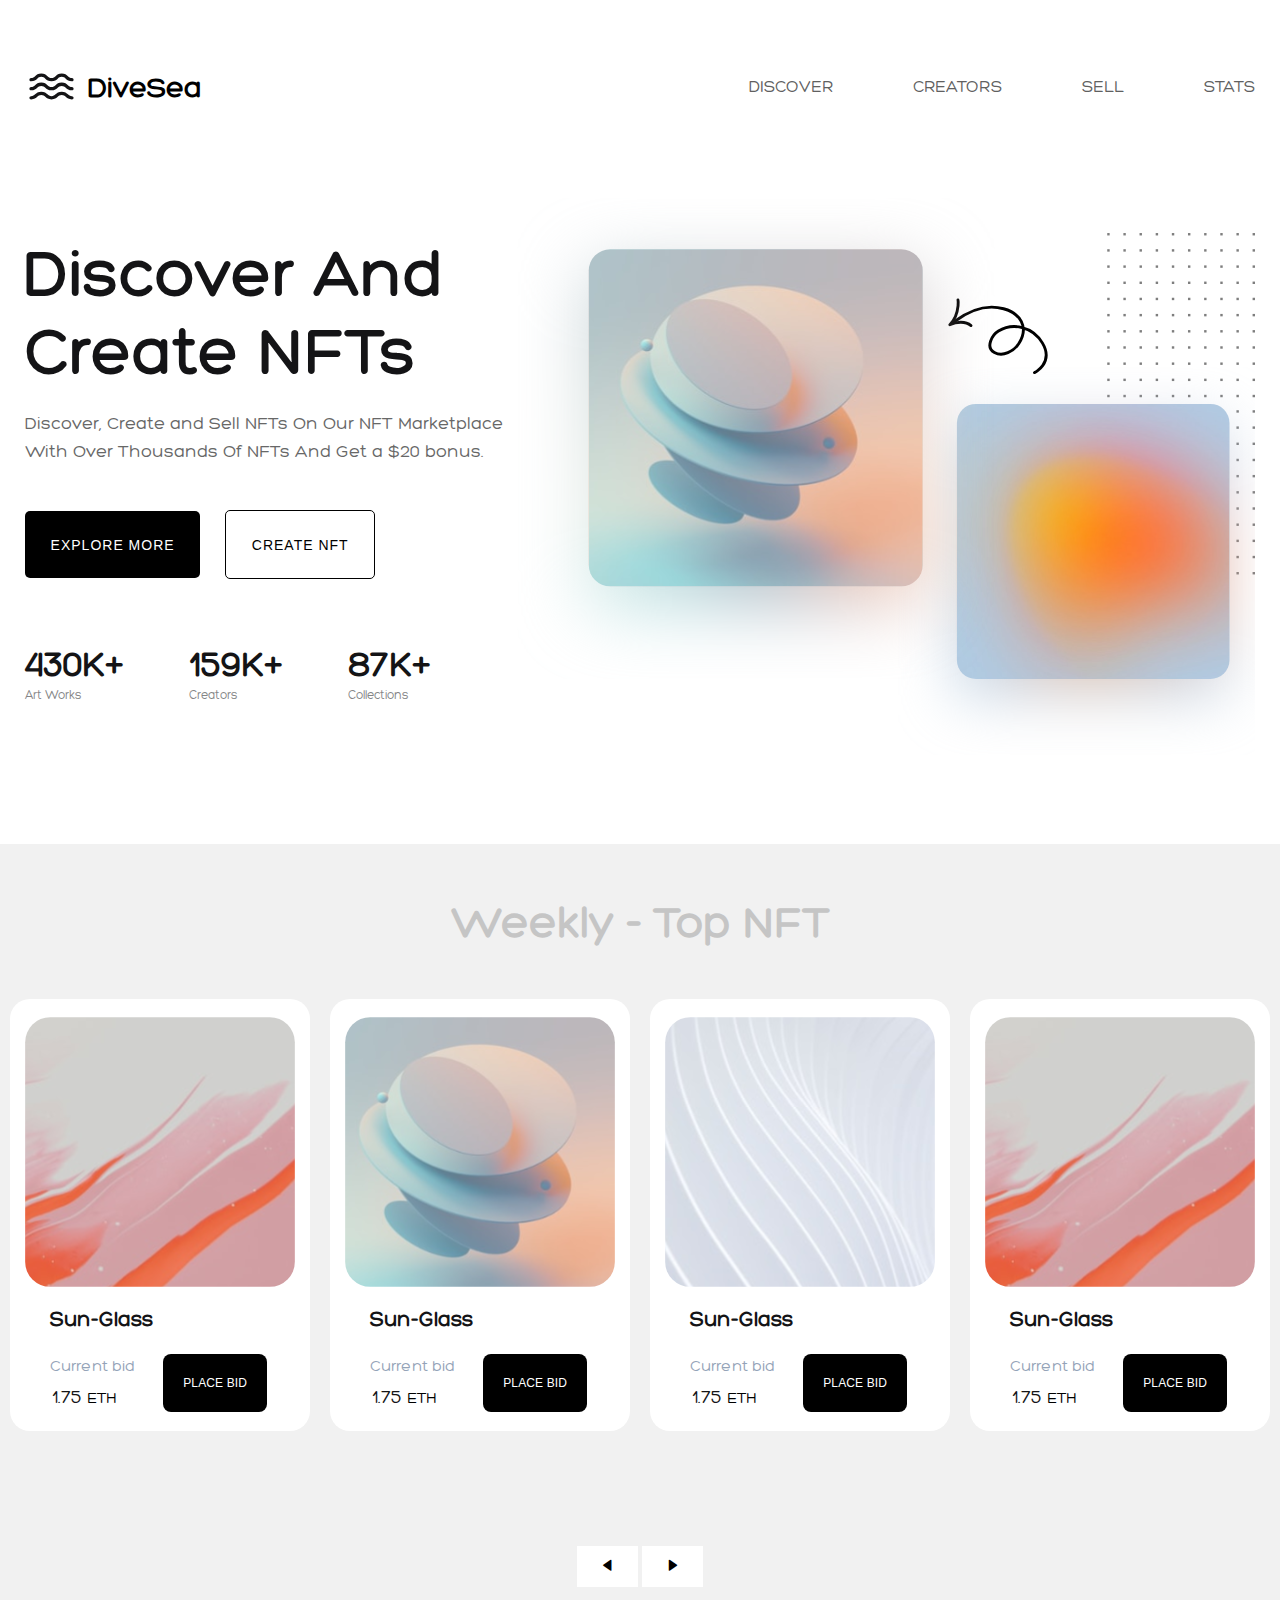
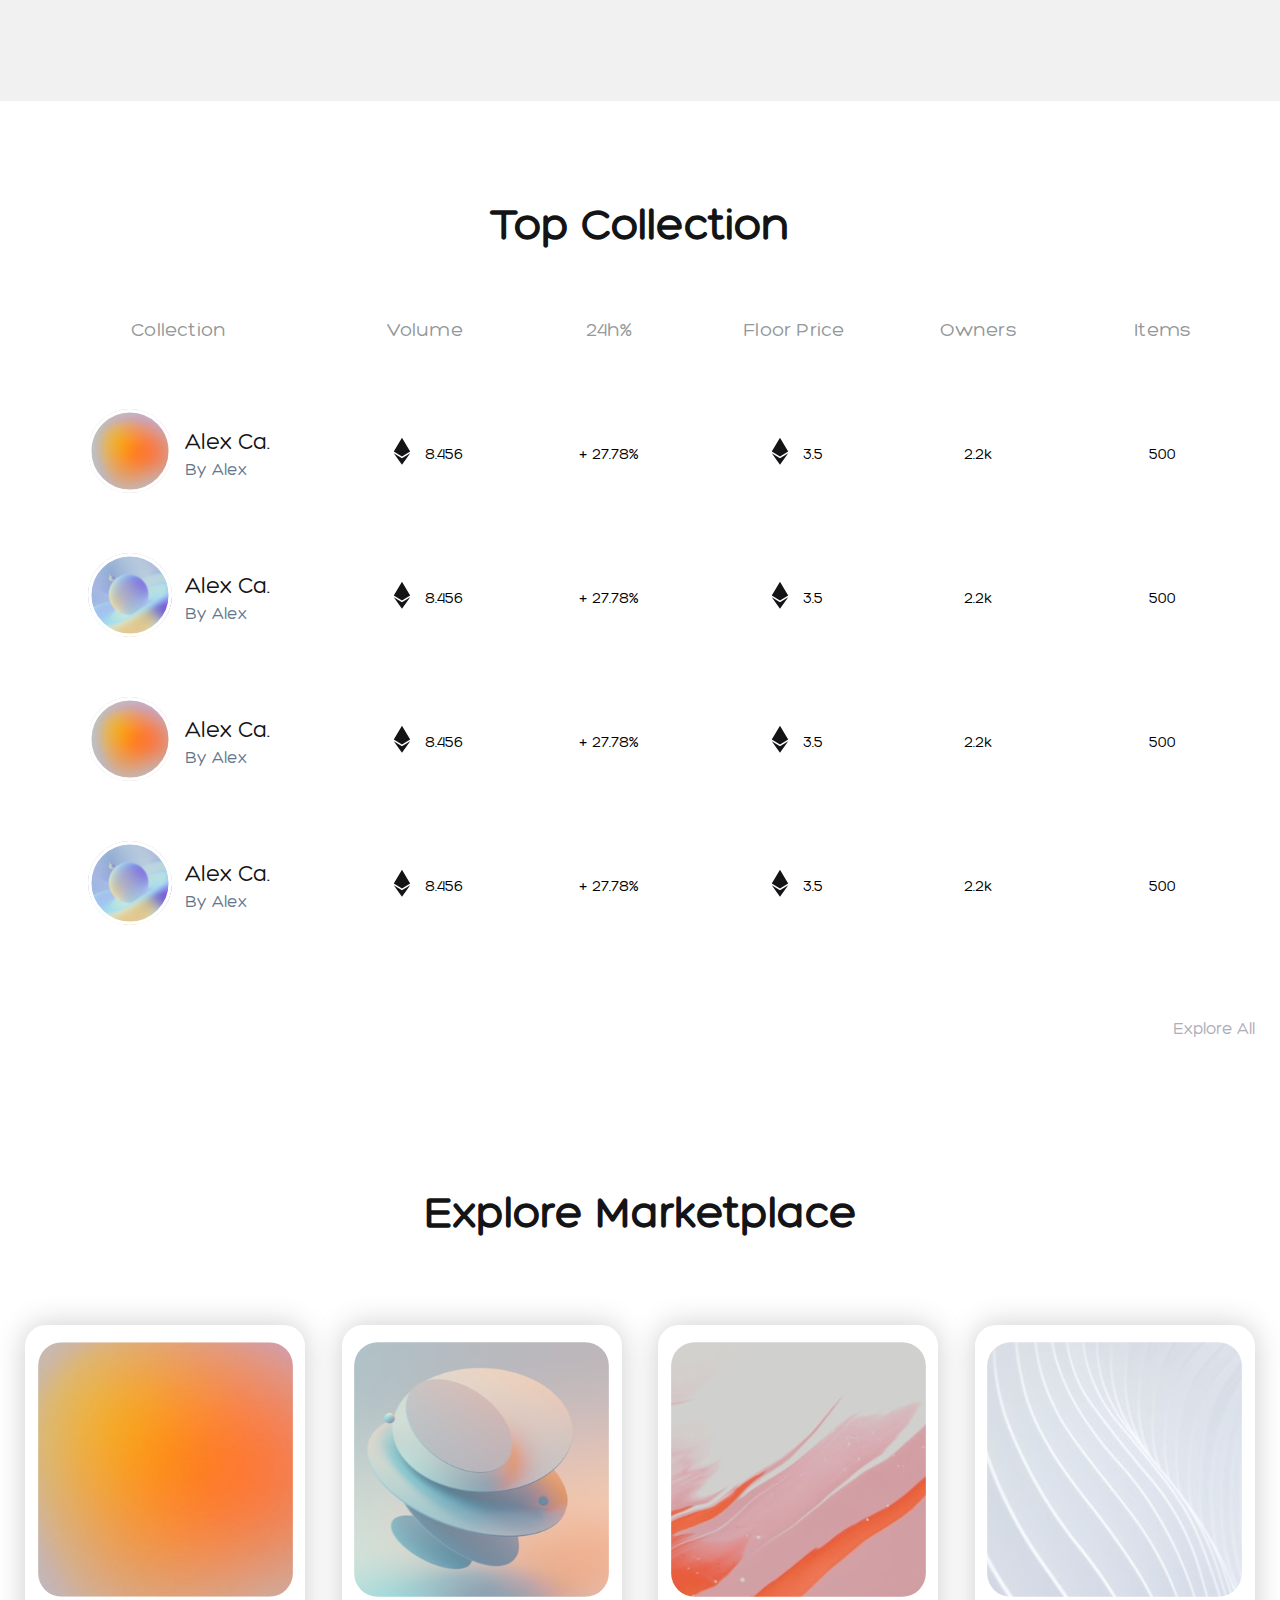
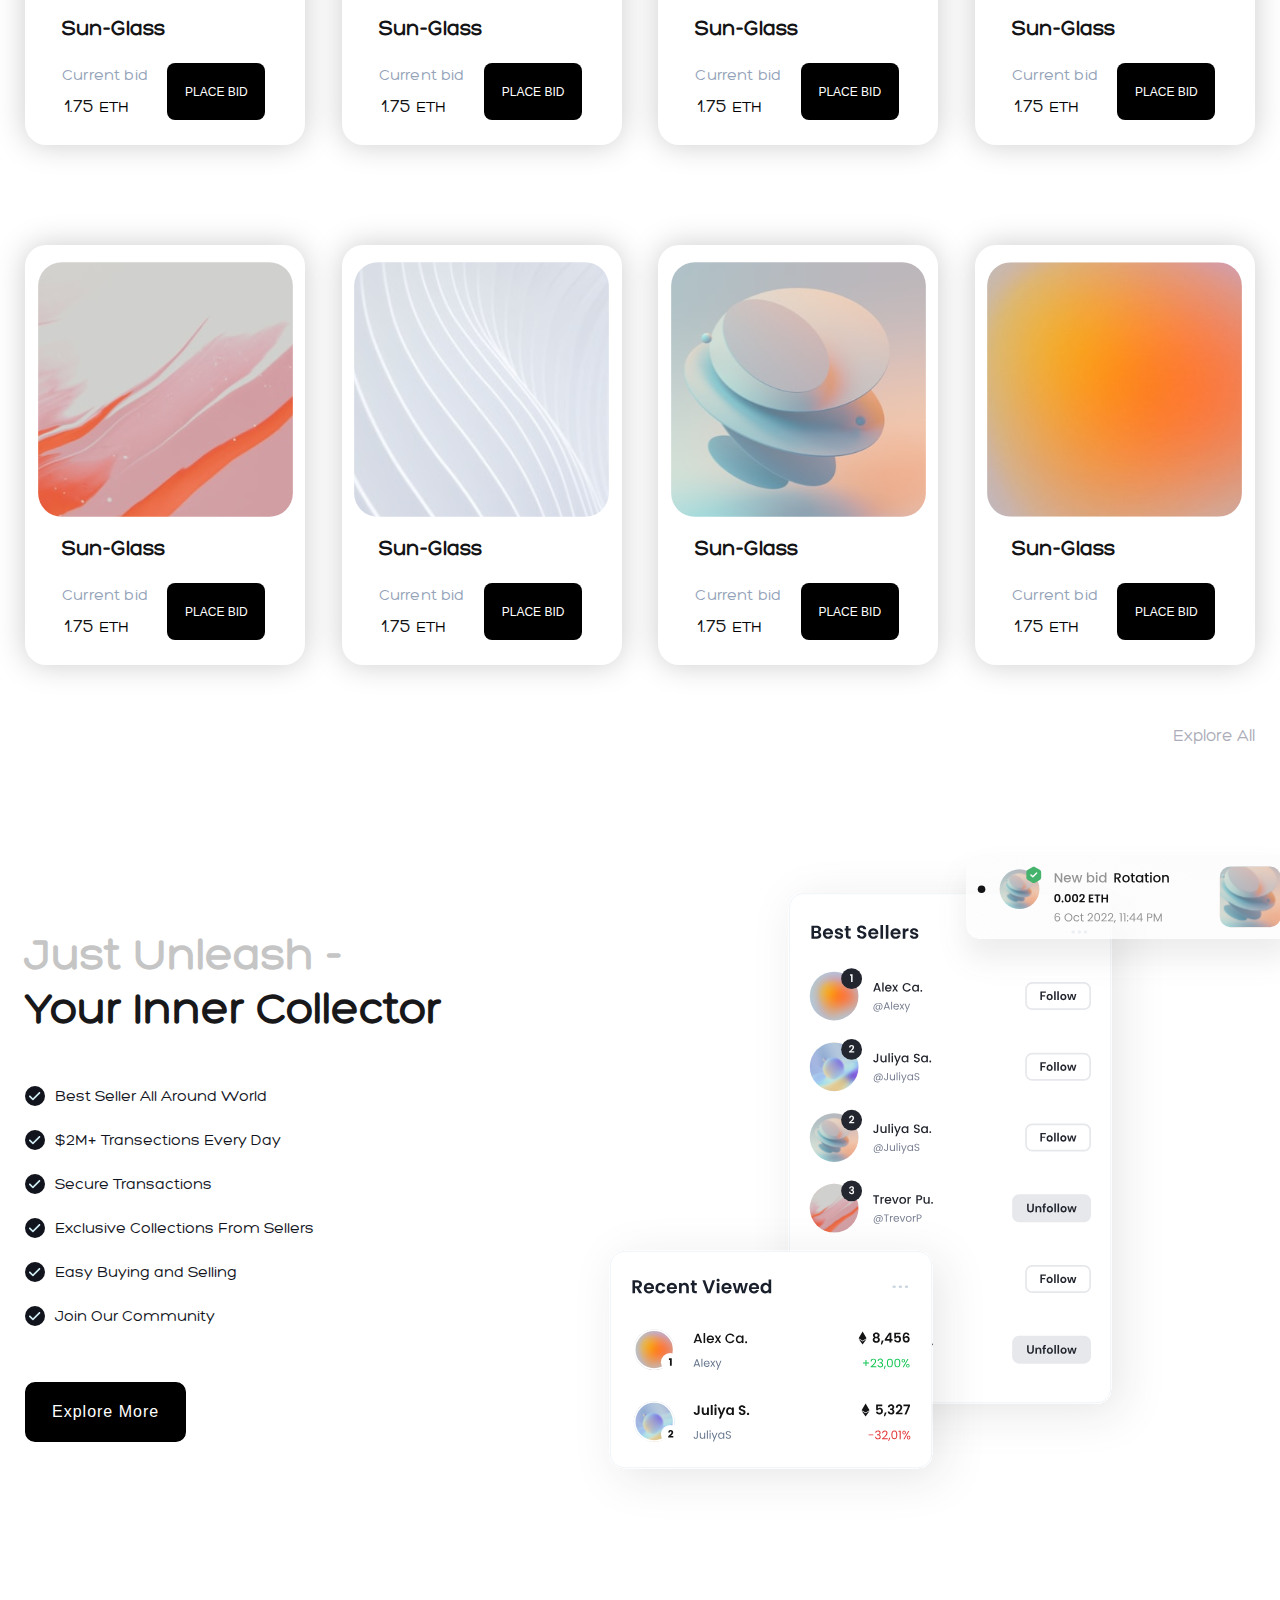
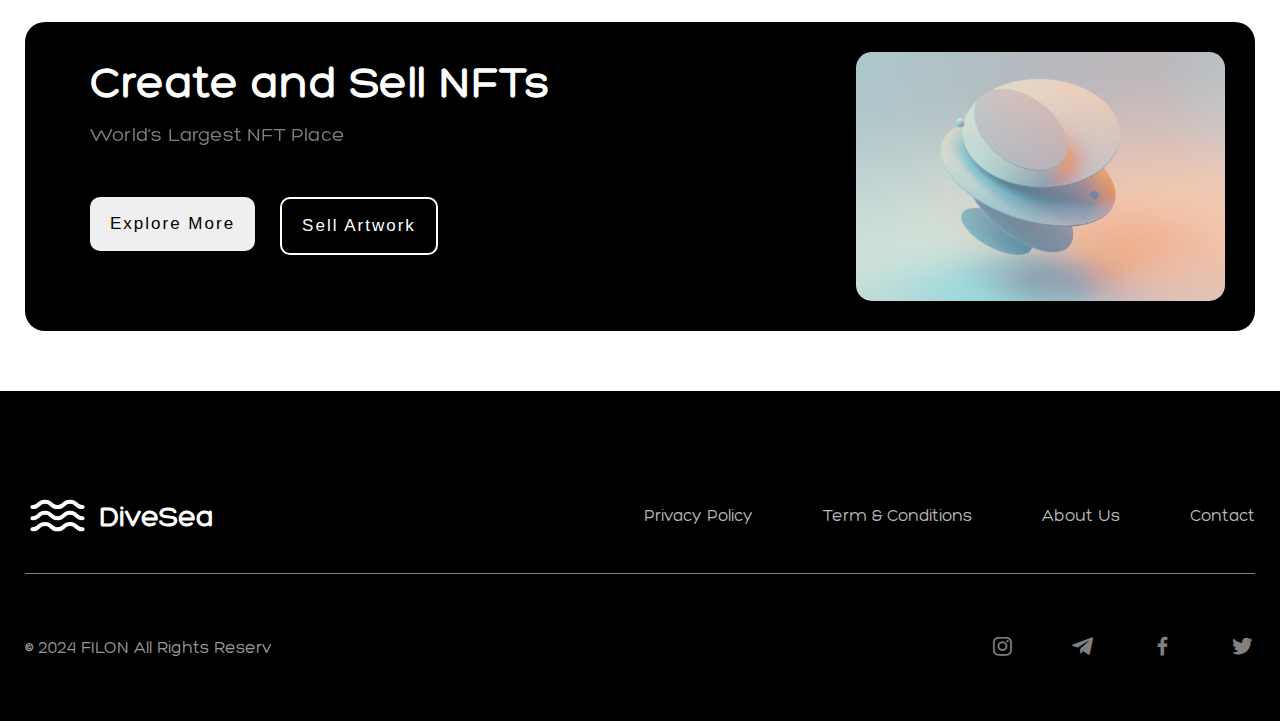
<file: index.html>
<!DOCTYPE html>
<html lang="en">

<head>
    <meta charset="UTF-8">
    <link rel="stylesheet" href="style.css">
    <link href='https://unpkg.com/boxicons@2.1.4/css/boxicons.min.css' rel='stylesheet'>
    <meta name="viewport" content="width=device-width, initial-scale=1.0">
    <title>NFT</title>
</head>

<body>
    <div class="wrapper">
        <header class="header">
            <div class="container">
                <div class="header__inner">
                    <a href="#" class="header__logo">
                        <img class="header__logo-img" src="logo/Logo.svg" alt="">
                        <p class="header__logo-text">DiveSea</p>
                    </a>
                    <div class="header__menu menu">
                        <div class="menu__icon">
                            <span></span>
                            <span></span>
                            <span></span>
                        </div>
                        <nav class="menu__body">
                            <ul class="menu__list">
                                <li class="menu__item">
                                    <a class="menu__link" href="#">Discover</a>
                                </li>
                                <li class="menu__item">
                                    <a class="menu__link" href="#">creators</a>
                                </li>
                                <li class="menu__item">
                                    <a class="menu__link" href="#">Sell</a>
                                </li>
                                <li class="menu__item">
                                    <a class="menu__link" href="#">stats</a>
                                </li>
                            </ul>
                        </nav>
                    </div>
                </div>
            </div>
        </header>

        <main class="main">
            <section class="hero">
                <div class="container">
                    <div class="hero__inner">
                        <div class="hero__discover">
                            <div class="hero__discover-content">
                                <h1 class="hero__discover-title">
                                    Discover And Create NFTs
                                </h1>
                                <p class="hero__discover-text">
                                    Discover, Create and Sell NFTs On Our NFT Marketplace With Over Thousands Of NFTs
                                    And
                                    Get a $20 bonus.
                                </p>
                            </div>
                            <div class="hero__discover-btn">
                                <a class="hero__discover-btn-item" href="#">
                                    <button class="hero__discover-btn-link ">Explore More</button>
                                </a>

                                <a class="hero__discover-btn-item" href="index_createNFT.html">
                                    <button class="hero__discover-btn-link-2">create NFT</button>
                                </a>
                            </div>
                            <div class="hero__discover-features">
                                <div class="hero__discover-features-block">
                                    <h2 class="hero__discover-features-title">430K+</h2>
                                    <p class="hero__discover-features-text">Art Works</p>
                                </div>

                                <div class="hero__discover-features-block">
                                    <h2 class="hero__discover-features-title">159K+</h2>
                                    <p class="hero__discover-features-text">Creators</p>
                                </div>

                                <div class="hero__discover-features-block">
                                    <h2 class="hero__discover-features-title">87K+</h2>
                                    <p class="hero__discover-features-text">Collections</p>
                                </div>
                            </div>
                        </div>
                        <div class="hero__discover-image">
                            <img class="hero__discover-img" src="img/Hero Header.svg" alt="">
                        </div>
                    </div>
                </div>
            </section>

            <section class="wrapper-slider">
                <div class="text-top">
                    <p>Weekly - Top NFT</p>
                </div>
                <div class="block__slider">
                    <div id="slider" class="slider">
                        <div class="slider__item">
                            <div class="card__inner">
                                <div class="card-1 card">
                                    <img class="img-card" src="icon/Mask Group(1).svg" alt="">
                                </div>
                                <div class="wrapper-text">
                                    <div class="text-card">
                                        <P class="title">Sun-Glass</P>
                                        <div class="wrapper-title">
                                            <div class="number">
                                                <p class="title-2">Current bid</p>
                                                <div class="wrapper-img-text">
                                                    <p class="text-number">1.75</p>
                                                    <p class="text-number-title">ETH</p>
                                                </div>
                                            </div>
                                            <div class="button__text">
                                                <button class="btn__slider">PLACE BID</button>
                                            </div>
                                        </div>
                                    </div>
                                </div>
                            </div>
                            <div class="card__inner">
                                <div class="card-1 card">
                                    <img class="img-card" src="icon/Mask Group.svg" alt="">
                                </div>
                                <div class="wrapper-text">
                                    <div class="text-card">
                                        <P class="title">Sun-Glass</P>
                                        <div class="wrapper-title">
                                            <div class="number">
                                                <p class="title-2">Current bid</p>
                                                <div class="wrapper-img-text">
                                                    <p class="text-number">1.75</p>
                                                    <p class="text-number-title">ETH</p>
                                                </div>
                                            </div>
                                            <div class="button__text">
                                                <button class="btn__slider">PLACE BID</button>
                                            </div>
                                        </div>
                                    </div>
                                </div>
                            </div>
                            <div class="card__inner">
                                <div class="card-1 card">
                                    <img class="img-card" src="icon/Mask Group(2).svg" alt="">
                                </div>
                                <div class="wrapper-text">
                                    <div class="text-card">
                                        <P class="title">Sun-Glass</P>
                                        <div class="wrapper-title">
                                            <div class="number">
                                                <p class="title-2">Current bid</p>
                                                <div class="wrapper-img-text">
                                                    <p class="text-number">1.75</p>
                                                    <p class="text-number-title">ETH</p>
                                                </div>
                                            </div>
                                            <div class="button__text">
                                                <button class="btn__slider">PLACE BID</button>
                                            </div>
                                        </div>
                                    </div>
                                </div>
                            </div>
                            <div class="card__inner">
                                <div class="card-1 card">
                                    <img class="img-card" src="icon/Mask Group(1).svg" alt="">
                                </div>
                                <div class="wrapper-text">
                                    <div class="text-card">
                                        <P class="title">Sun-Glass</P>
                                        <div class="wrapper-title">
                                            <div class="number">
                                                <p class="title-2">Current bid</p>
                                                <div class="wrapper-img-text">
                                                    <p class="text-number">1.75</p>
                                                    <p class="text-number-title">ETH</p>
                                                </div>
                                            </div>
                                            <div class="button__text">
                                                <button class="btn__slider">PLACE BID</button>
                                            </div>
                                        </div>
                                    </div>
                                </div>
                            </div>
                            <div class="card__inner">
                                <div class="card-1 card">
                                    <img class="img-card" src="icon/Mask Group(2).svg" alt="">
                                </div>
                                <div class="wrapper-text">
                                    <div class="text-card">
                                        <P class="title">Sun-Glass</P>
                                        <div class="wrapper-title">
                                            <div class="number">
                                                <p class="title-2">Current bid</p>
                                                <div class="wrapper-img-text">
                                                    <p class="text-number">1.75</p>
                                                    <p class="text-number-title">ETH</p>
                                                </div>
                                            </div>
                                            <div class="button__text">
                                                <button class="btn__slider">PLACE BID</button>
                                            </div>
                                        </div>
                                    </div>
                                </div>
                            </div>

                            <div class="card__inner">
                                <div class="card-1 card">
                                    <img class="img-card" src="icon/Mask Group.svg" alt="">
                                </div>
                                <div class="wrapper-text">
                                    <div class="text-card">
                                        <P class="title">Sun-Glass</P>
                                        <div class="wrapper-title">
                                            <div class="number">
                                                <p class="title-2">Current bid</p>
                                                <div class="wrapper-img-text">
                                                    <p class="text-number">1.75</p>
                                                    <p class="text-number-title">ETH</p>
                                                </div>
                                            </div>
                                            <div class="button__text">
                                                <button class="btn__slider">PLACE BID</button>
                                            </div>
                                        </div>
                                    </div>
                                </div>
                            </div>
                            <div class="card__inner">
                                <div class="card-1 card">
                                    <img class="img-card" src="icon/Mask Group(1).svg" alt="">
                                </div>
                                <div class="wrapper-text">
                                    <div class="text-card">
                                        <P class="title">Sun-Glass</P>
                                        <div class="wrapper-title">
                                            <div class="number">
                                                <p class="title-2">Current bid</p>
                                                <div class="wrapper-img-text">
                                                    <p class="text-number">1.75</p>
                                                    <p class="text-number-title">ETH</p>
                                                </div>
                                            </div>
                                            <div class="button__text">
                                                <button class="btn__slider">PLACE BID</button>
                                            </div>
                                        </div>
                                    </div>
                                </div>
                            </div>

                            <div class="card__inner">
                                <div class="card-1 card">
                                    <img class="img-card" src="icon/Mask Group(2).svg" alt="">
                                </div>
                                <div class="wrapper-text">
                                    <div class="text-card">
                                        <P class="title">Sun-Glass</P>
                                        <div class="wrapper-title">
                                            <div class="number">
                                                <p class="title-2">Current bid</p>
                                                <div class="wrapper-img-text">
                                                    <p class="text-number">1.75</p>
                                                    <p class="text-number-title">ETH</p>
                                                </div>
                                            </div>
                                            <div class="button__text">
                                                <button class="btn__slider">PLACE BID</button>
                                            </div>
                                        </div>
                                    </div>
                                </div>
                            </div>

                            <div class="card__inner">
                                <div class="card-1 card">
                                    <img class="img-card" src="icon/Mask Group.svg" alt="">
                                </div>
                                <div class="wrapper-text">
                                    <div class="text-card">
                                        <P class="title">Sun-Glass</P>
                                        <div class="wrapper-title">
                                            <div class="number">
                                                <p class="title-2">Current bid</p>
                                                <div class="wrapper-img-text">
                                                    <p class="text-number">1.75</p>
                                                    <p class="text-number-title">ETH</p>
                                                </div>
                                            </div>
                                            <div class="button__text">
                                                <button class="btn__slider">PLACE BID</button>
                                            </div>
                                        </div>
                                    </div>
                                </div>
                            </div>

                            <div class="card__inner">
                                <div class="card-1 card">
                                    <img class="img-card" src="icon/Mask Group(2).svg" alt="">
                                </div>
                                <div class="wrapper-text">
                                    <div class="text-card">
                                        <P class="title">Sun-Glass</P>
                                        <div class="wrapper-title">
                                            <div class="number">
                                                <p class="title-2">Current bid</p>
                                                <div class="wrapper-img-text">
                                                    <p class="text-number">1.75</p>
                                                    <p class="text-number-title">ETH</p>
                                                </div>
                                            </div>
                                            <div class="button__text">
                                                <button class="btn__slider">PLACE BID</button>
                                            </div>
                                        </div>
                                    </div>
                                </div>
                            </div>

                        </div>
                    </div>
                    <div class="wrapper-btn-slider">
                        <div class="button-slider">
                            <button class="btn-btn" onclick="leftslide()">
                                <i id="leftbtn" class='bx bxs-left-arrow'></i>
                            </button>
                            <button onclick="rightslide()" class="btn-btn">
                                <i id="rightbtn" class='bx bxs-right-arrow'></i>
                            </button>
                        </div>
                    </div>
                </div>
            </section>

            <section class="list">
                <div class="container">
                    <div class="list__text">
                        <p class="list__text-title">Top Collection</p>
                    </div>
                    <div class="nav">
                        <ul class="nav__item">
                            <li class="nav__list nav__lits-collection">
                                <a class="nav__link nav__link-collection" href="#">Collection</a>
                            </li>
                            <li class="nav__list nav__list-volume">
                                <a class="nav__link nav__link-volume" href="#">Volume</a>
                            </li>
                            <li class="nav__list">
                                <a class="nav__link nav__link-hour" href="#">24h%</a>
                            </li>
                            <li class="nav__list">
                                <a class="nav__link nav__link-price" href="#">Floor Price</a>
                            </li>
                            <li class="nav__list">
                                <a class="nav__link nav__link-owners" href="#">Owners</a>
                            </li>
                            <li class="nav__list">
                                <a class="nav__link nav__link-items" href="#">Items</a>
                            </li>
                        </ul>
                    </div>
                    <div class="table">
                        <div class="row">

                            <div class="row__user row__flex">
                                <div class="row__user-img">
                                    <img class="row__user-image" src="icon/icon.svg" alt="">
                                </div>
                                <div class="row__user-name">
                                    <p class="row__user-name-title">Alex Ca.</p>
                                    <p class="row__user-name-text">By Alex</p>
                                </div>
                            </div>

                            <div class="row__volume row__flex">
                                <div class="row__volume-img">
                                    <img src="icon/mdi_ethereum.svg" alt="">
                                </div>
                                <div class="row__volume-text">
                                    <p class="row__volume-text-title">8.456</p>
                                </div>
                            </div>

                            <div class="row__percent row__flex">
                                <div class="row__percent-text">
                                    <p class="row__percent-title">+ 27.78%</p>
                                </div>
                            </div>

                            <div class="row__price row__flex">
                                <div class="row__price-img">
                                    <img src="icon/mdi_ethereum.svg" alt="">
                                </div>
                                <div class="row__price-text">
                                    <p class="row__price-title">3.5</p>
                                </div>
                            </div>

                            <div class="row__owners row__flex">
                                <div class="row__owners-text">
                                    <p class="row__owners-title">2.2k</p>
                                </div>
                            </div>

                            <div class="row__item row__flex">
                                <div class="row__item-text">
                                    <div class="row__item-title">500</div>
                                </div>
                            </div>
                        </div>

                        <div class="row">

                            <div class="row__user row__flex">
                                <div class="row__user-img">
                                    <img class="row__user-image" src="icon/icon(1).svg" alt="">
                                </div>
                                <div class="row__user-name">
                                    <p class="row__user-name-title">Alex Ca.</p>
                                    <p class="row__user-name-text">By Alex</p>
                                </div>
                            </div>

                            <div class="row__volume row__flex">
                                <div class="row__volume-img">
                                    <img src="icon/mdi_ethereum.svg" alt="">
                                </div>
                                <div class="row__volume-text">
                                    <p class="row__volume-title">8.456</p>
                                </div>
                            </div>

                            <div class="row__percent row__flex">
                                <div class="row__percent-text">
                                    <p class="row__percent-title">+ 27.78%</p>
                                </div>
                            </div>

                            <div class="row__price row__flex">
                                <div class="row__price-img">
                                    <img src="icon/mdi_ethereum.svg" alt="">
                                </div>
                                <div class="row__price-text">
                                    <p class="row__price-title">3.5</p>
                                </div>
                            </div>

                            <div class="row__owners row__flex">
                                <div class="row__owners-text">
                                    <p class="row__owners-title">2.2k</p>
                                </div>
                            </div>

                            <div class="row__item row__flex">
                                <div class="row__item-text">
                                    <div class="row__item-title">500</div>
                                </div>
                            </div>
                        </div>

                        <div class="row">

                            <div class="row__user row__flex">
                                <div class="row__user-img">
                                    <img class="row__user-image" src="icon/icon.svg" alt="">
                                </div>
                                <div class="row__user-name">
                                    <p class="row__user-name-title">Alex Ca.</p>
                                    <p class="row__user-name-text">By Alex</p>
                                </div>
                            </div>

                            <div class="row__volume row__flex">
                                <div class="row__volume-img">
                                    <img src="icon/mdi_ethereum.svg" alt="">
                                </div>
                                <div class="row__volume-text">
                                    <p class="row__volume-title">8.456</p>
                                </div>
                            </div>

                            <div class="row__percent row__flex">
                                <div class="row__percent-text">
                                    <p class="row__percent-title">+ 27.78%</p>
                                </div>
                            </div>

                            <div class="row__price row__flex">
                                <div class="row__price-img">
                                    <img src="icon/mdi_ethereum.svg" alt="">
                                </div>
                                <div class="row__price-text">
                                    <p class="row__price-title">3.5</p>
                                </div>
                            </div>

                            <div class="row__owners row__flex">
                                <div class="row__owners-text">
                                    <p class="row__owners-title">2.2k</p>
                                </div>
                            </div>

                            <div class="row__item row__flex">
                                <div class="row__item-text">
                                    <div class="row__item-title">500</div>
                                </div>
                            </div>
                        </div>
                        <div class="row">

                            <div class="row__user row__flex">
                                <div class="row__user-img">
                                    <img class="row__user-image" src="icon/icon(1).svg" alt="">
                                </div>
                                <div class="row__user-name">
                                    <p class="row__user-name-title">Alex Ca.</p>
                                    <p class="row__user-name-text">By Alex</p>
                                </div>
                            </div>

                            <div class="row__volume row__flex">
                                <div class="row__volume-img">
                                    <img src="icon/mdi_ethereum.svg" alt="">
                                </div>
                                <div class="row__volume-text">
                                    <p class="row__volume-title">8.456</p>
                                </div>
                            </div>

                            <div class="row__percent row__flex">
                                <div class="row__percent-text">
                                    <p class="row__percent-title">+ 27.78%</p>
                                </div>
                            </div>

                            <div class="row__price row__flex">
                                <div class="row__price-img">
                                    <img src="icon/mdi_ethereum.svg" alt="">
                                </div>
                                <div class="row__price-text">
                                    <p class="row__price-title">3.5</p>
                                </div>
                            </div>

                            <div class="row__owners row__flex">
                                <div class="row__owners-text">
                                    <p class="row__owners-title">2.2k</p>
                                </div>
                            </div>

                            <div class="row__item row__flex">
                                <div class="row__item-text">
                                    <div class="row__item-title">500</div>
                                </div>
                            </div>
                        </div>
                    </div>
                    <div class="btn__transition-inner">
                        <a class="button__transition" href="index__list.html">Explore All</a>
                    </div>
                </div>
            </section>

            <section class="explore">
                <div class="container">
                    <div class="explore__inner">
                        <div class="explore__text">
                            <p class="explore__text-title">Explore Marketplace</p>
                        </div>

                        <div class="row__cards row__cards-first">
                            <div
                                class="card__inner-explore card__inner-explore-first card__inner-explore-first-first-cards">
                                <div class="card-1 card">
                                    <img class="img__card-explore" src="icon/Mask Group(3).svg" alt="">
                                </div>
                                <div class="wrapper-text">
                                    <div class="text-card">
                                        <P class="title">Sun-Glass</P>
                                        <div class="wrapper-title">
                                            <div class="number">
                                                <p class="title-2">Current bid</p>
                                                <div class="wrapper-img-text">
                                                    <p class="text-number">1.75</p>
                                                    <p class="text-number-title">ETH</p>
                                                </div>
                                            </div>
                                            <div class="button__text">
                                                <a href="#"><button class="btn__slider-explore">PLACE BID</button></a>
                                            </div>
                                        </div>
                                    </div>
                                </div>
                            </div>
                            <div class="card__inner-explore">
                                <div class="card-1 card">
                                    <img class="img__card-explore" src="icon/Mask Group.svg" alt="">
                                </div>
                                <div class="wrapper-text">
                                    <div class="text-card">
                                        <P class="title">Sun-Glass</P>
                                        <div class="wrapper-title">
                                            <div class="number">
                                                <p class="title-2">Current bid</p>
                                                <div class="wrapper-img-text">
                                                    <p class="text-number">1.75</p>
                                                    <p class="text-number-title">ETH</p>
                                                </div>
                                            </div>
                                            <div class="button__text">
                                                <a href="#"><button class="btn__slider-explore">PLACE BID</button></a>
                                            </div>
                                        </div>
                                    </div>
                                </div>
                            </div>
                            <div class="card__inner-explore  card__inner-explore-3 card__inner-explore-3-first-cards">
                                <div class="card-1 card">
                                    <img class="img__card-explore" src="icon/Mask Group(1).svg" alt="">
                                </div>
                                <div class="wrapper-text">
                                    <div class="text-card">
                                        <P class="title">Sun-Glass</P>
                                        <div class="wrapper-title">
                                            <div class="number">
                                                <p class="title-2">Current bid</p>
                                                <div class="wrapper-img-text">
                                                    <p class="text-number">1.75</p>
                                                    <p class="text-number-title">ETH</p>
                                                </div>
                                            </div>
                                            <div class="button__text">
                                                <a href="#"><button class="btn__slider-explore">PLACE BID</button></a>
                                            </div>
                                        </div>
                                    </div>
                                </div>
                            </div>

                            <div class="card__inner-explore">
                                <div class="card-1 card">
                                    <img class="img__card-explore" src="icon/Mask Group(2).svg" alt="">
                                </div>
                                <div class="wrapper-text">
                                    <div class="text-card">
                                        <P class="title">Sun-Glass</P>
                                        <div class="wrapper-title">
                                            <div class="number">
                                                <p class="title-2">Current bid</p>
                                                <div class="wrapper-img-text">
                                                    <p class="text-number">1.75</p>
                                                    <p class="text-number-title">ETH</p>
                                                </div>
                                            </div>
                                            <div class="button__text">
                                                <a href="#"><button class="btn__slider-explore">PLACE BID</button></a>
                                            </div>
                                        </div>
                                    </div>
                                </div>
                            </div>

                        </div>
                        <div class="row__cards">
                            <div class="card__inner-explore">
                                <div class="card-1 card">
                                    <img class="img__card-explore" src="icon/Mask Group(1).svg" alt="">
                                </div>
                                <div class="wrapper-text">
                                    <div class="text-card">
                                        <P class="title">Sun-Glass</P>
                                        <div class="wrapper-title">
                                            <div class="number">
                                                <p class="title-2">Current bid</p>
                                                <div class="wrapper-img-text">
                                                    <p class="text-number">1.75</p>
                                                    <p class="text-number-title">ETH</p>
                                                </div>
                                            </div>
                                            <div class="button__text">
                                                <a href="#"><button class="btn__slider-explore">PLACE BID</button></a>
                                            </div>
                                        </div>
                                    </div>
                                </div>
                            </div>
                            <div class="card__inner-explore">
                                <div class="card-1 card">
                                    <img class="img__card-explore" src="icon/Mask Group(2).svg" alt="">
                                </div>
                                <div class="wrapper-text">
                                    <div class="text-card">
                                        <P class="title">Sun-Glass</P>
                                        <div class="wrapper-title">
                                            <div class="number">
                                                <p class="title-2">Current bid</p>
                                                <div class="wrapper-img-text">
                                                    <p class="text-number">1.75</p>
                                                    <p class="text-number-title">ETH</p>
                                                </div>
                                            </div>
                                            <div class="button__text">
                                                <a href="#"><button class="btn__slider-explore">PLACE BID</button></a>
                                            </div>
                                        </div>
                                    </div>
                                </div>
                            </div>
                            <div class="card__inner-explore card__inner-explore-3">
                                <div class="card-1 card">
                                    <img class="img__card-explore" src="icon/Mask Group.svg" alt="">
                                </div>
                                <div class="wrapper-text">
                                    <div class="text-card">
                                        <P class="title">Sun-Glass</P>
                                        <div class="wrapper-title">
                                            <div class="number">
                                                <p class="title-2">Current bid</p>
                                                <div class="wrapper-img-text">
                                                    <p class="text-number">1.75</p>
                                                    <p class="text-number-title">ETH</p>
                                                </div>
                                            </div>
                                            <div class="button__text">
                                                <a href="#"><button class="btn__slider-explore">PLACE BID</button></a>
                                            </div>
                                        </div>
                                    </div>
                                </div>
                            </div>
                            <div class="card__inner-explore card__inner-explore-last ">
                                <div class="card-1 card">
                                    <img class="img__card-explore" src="icon/Mask Group(3).svg" alt="">
                                </div>
                                <div class="wrapper-text">
                                    <div class="text-card">
                                        <P class="title">Sun-Glass</P>
                                        <div class="wrapper-title">
                                            <div class="number">
                                                <p class="title-2">Current bid</p>
                                                <div class="wrapper-img-text">
                                                    <p class="text-number">1.75</p>
                                                    <p class="text-number-title">ETH</p>
                                                </div>
                                            </div>
                                            <div class="button__text">
                                                <a href="#"><button class="btn__slider-explore">PLACE BID</button></a>
                                            </div>
                                        </div>
                                    </div>
                                </div>
                            </div>

                        </div>
                        <div class="btn__transition-inner">
                            <a class="button__transition" href="index__discover.html">Explore All</a>
                        </div>
                    </div>
                </div>
            </section>

            <section class="unleash">
                <div class="container">
                    <div class="container__inner">
                        <div class="unleash__inner">
                            <div class="unleash__text">
                                <p class="unleash__text-title unleash__title">Just Unleash - </p>
                                <p class="unleash__text-podtitle unleash__title">Your Inner Collector</p>
                            </div>
                            <ul class="unleash__list">
                                <li class="unleash__item">
                                    <img src="icon/icon unleash.svg" alt="">
                                    <p class="unleash__link">Best Seller All Around World</p>
                                </li>
                                <li class="unleash__item">
                                    <img src="icon/icon unleash.svg" alt="">
                                    <p class="unleash__link">$2M+ Transections Every Day</p>
                                </li>
                                <li class="unleash__item">
                                    <img src="icon/icon unleash.svg" alt="">
                                    <p class="unleash__link">Secure Transactions</p>
                                </li>
                                <li class="unleash__item">
                                    <img src="icon/icon unleash.svg" alt="">
                                    <p class="unleash__link">Exclusive Collections From Sellers</p>
                                </li>
                                <li class="unleash__item">
                                    <img src="icon/icon unleash.svg" alt="">
                                    <p class="unleash__link">Easy Buying and Selling</p>
                                </li>
                                <li class="unleash__item">
                                    <img src="icon/icon unleash.svg" alt="">
                                    <p class="unleash__link">Join Our Community</p>
                                </li>
                            </ul>
                            <div class="wrapper__btn">
                                <a class="unleash__btn" href="#">
                                    <button class="unleash__button">Explore More</button>
                                </a>
                            </div>
                        </div>
                        <div class="unleash__img">
                            <img class="unleash__image" src="img/unleash img.svg" alt="">
                        </div>
                    </div>
                </div>
            </section>

            <section class="create">
                <div class="container">
                    <div class="container__inner-create">
                        <div class="create__container">
                            <div class="create__text">
                                <p class="create__text-title">Create and Sell NFTs</p>
                                <p class="create__text-podtitle">World’s Largest NFT Place</p>
                                <div class="create__btn">
                                    <a class="create__button" href="#">
                                        <button class="create__button-text btn1">Explore More</button>
                                    </a>
                                    <a class="create__text-button" href="#">
                                        <button class="create__button-text btn2">Sell Artwork</button>
                                    </a>
                                </div>
                            </div>
                            <div class="create__img">
                                <img class="create__image" src="img/Rectangle 3.svg" alt="">
                            </div>
                        </div>
                    </div>
                </div>
            </section>

        </main>

        <footer class="footer">
            <div class="container">
                <div class="footer__inner">
                    <div class="footer__content">
                        <div class="footer__logo">
                            <img class="footer__logo-img" src="logo/footer__logo.svg" alt="">
                            <p class="footer__logo-text">DiveSea</p>
                        </div>
                        <div class="footer__info">
                            <ul class="footer__social">
                                <li class="footer__social-item">
                                    <a class="footer__social-link" href="#">Privacy Policy</a>
                                </li>
                            </ul>
                            <ul class="footer__social">
                                <li class="footer__social-item">
                                    <a class="footer__social-link" href="#">Term & Conditions</a>
                                </li>
                            </ul>
                            <ul class="footer__social">
                                <li class="footer__social-item">
                                    <a class="footer__social-link" href="#">About Us</a>
                                </li>
                            </ul>
                            <ul class="footer__social">
                                <li class="footer__social-item">
                                    <a class="footer__social-link" href="#">Contact</a>
                                </li>
                            </ul>
                        </div>
                    </div>

                    <div class="footer__copyright">
                        <div class="footer__copyright-item">
                            <p class="footer__copyright-link">© 2024 FILON All Rights Reserv</p>
                        </div>
                        <div class="footer__copyright-contacts">
                            <ul class="footer__contacts">
                                <li class="footer__contacts-item">
                                    <i class='bx bxl-instagram footer__copyright-icon'></i>
                                </li>

                                <li class="footer__contacts-item">
                                    <i class='bx bxl-telegram footer__copyright-icon'></i>
                                </li>

                                <li class="footer__contacts-item">
                                    <i class='bx bxl-facebook footer__copyright-icon'></i>
                                </li>

                                <li class="footer__contacts-item">
                                    <i class='bx bxl-twitter footer__copyright-icon'></i>
                                </li>
                            </ul>
                        </div>
                    </div>
                </div>
            </div>
        </footer>
    </div>

    <script src="scrypt.js"></script>
</body>

</html>
</file>
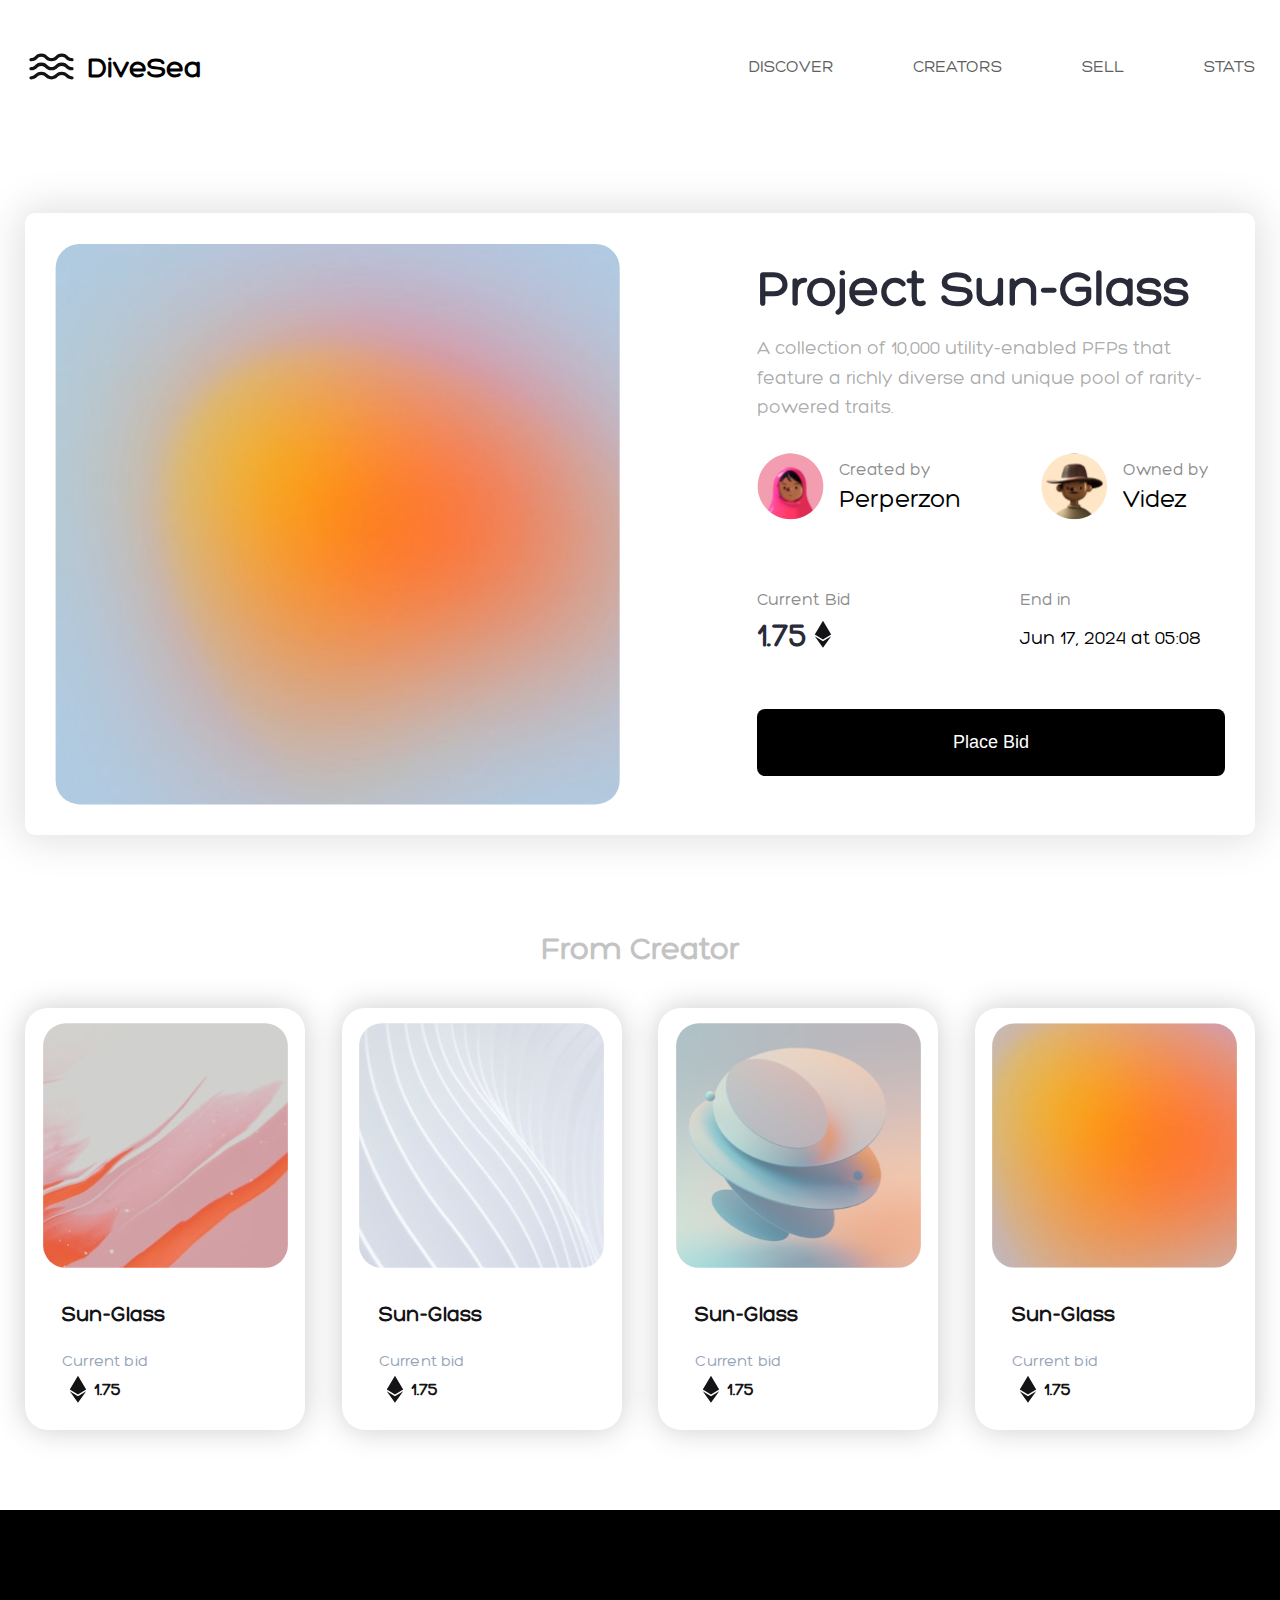
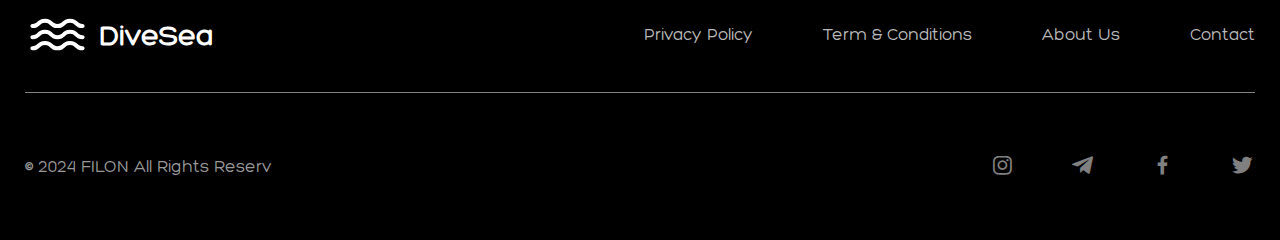
<file: index__discover-project.html>
<!DOCTYPE html>
<html lang="en">

<head>
    <meta charset="UTF-8">
    <link rel="stylesheet" href="style__discover-project.css">
    <link href='https://unpkg.com/boxicons@2.1.4/css/boxicons.min.css' rel='stylesheet'>
    <meta name="viewport" content="width=device-width, initial-scale=1.0">
    <title>Document</title>
</head>

<body>
    <div class="wrapper">
        <header class="header">
            <div class="container">
                <div class="header__inner">
                    <a href="#" class="header__logo">
                        <img class="header__logo-img" src="logo/Logo.svg" alt="">
                        <p class="header__logo-text">DiveSea</p>
                    </a>
                    <div class="header__menu menu">
                        <div class="menu__icon">
                            <span></span>
                            <span></span>
                            <span></span>
                        </div>
                        <nav class="menu__body">
                            <ul class="menu__list">
                                <li class="menu__item">
                                    <a class="menu__link" href="#">Discover</a>
                                </li>
                                <li class="menu__item">
                                    <a class="menu__link" href="#">creators</a>
                                </li>
                                <li class="menu__item">
                                    <a class="menu__link" href="#">Sell</a>
                                </li>
                                <li class="menu__item">
                                    <a class="menu__link" href="#">stats</a>
                                </li>
                            </ul>
                        </nav>
                    </div>
                </div>
            </div>
        </header>

        <main class="main">

            <section class="discover">
                <div class="container">
                    <div class="container__inner">
                        <div class="discover__img">
                            <img class="discover__image" src="img/img discover-project.svg" alt="">
                        </div>
                        <div class="discover__text">
                            <div class="discover__title">
                                <p class="discover__text-title">Project Sun-Glass</p>
                                <p class="discover__text-podtitle">A collection of 10,000 utility-enabled PFPs that
                                    feature a richly diverse and unique pool of rarity-powered traits. </p>
                            </div>

                            <div class="discover__user">
                                <div class="discover__user-profil">
                                    <div class="discover__user-profil-icon">
                                        <img class="discover__user-profil-avatar" src="icon/icon discover-project-2.svg"
                                            alt="">
                                    </div>
                                    <div class="discover__user-profil-name">
                                        <p class="discover__user-profil-name-title">Created by</p>
                                        <p class="discover__user-profil-name-podtitle">Perperzon</p>
                                    </div>
                                </div>
                                <div class="discover__user-profil">
                                    <div class="discover__user-profil-img">
                                        <img class="discover__user-profil-avatar" src="icon/icon discover-project.svg"
                                            alt="">
                                    </div>
                                    <div class="discover__user-profil-name">
                                        <p class="discover__user-profil-name-title"> Owned by</p>
                                        <p class="discover__user-profil-name-podtitle">Videz</p>
                                    </div>
                                </div>
                            </div>

                            <div class="discover__price">
                                <div class="discover__price-text-inner">
                                    <div class="discover__price-text">
                                        <p class="discover__price-title">Current Bid</p>
                                    </div>
                                    <div class="discover__text-price">
                                        <p class="discover__text-price-number">1.75</p>
                                        <img src="icon/mdi_ethereum.svg" alt="">
                                    </div>
                                </div>
                                <div class="discover__price-data">
                                    <div class="discover__price-data-text">
                                        <p class="discover__price-data-text-podtitle">End in</p>
                                        <p class="discover__price-data-text-title">Jun 17, 2024 at 05:08</p>
                                    </div>
                                </div>
                            </div>

                            <div class="discover__btn">
                                <a class="discover__btn-transition" href="#">
                                    <button class="discover__btn-text" onclick="showDialog()">Place Bid</button>
                                </a>
                            </div>
                        </div>
                    </div>

                    <dialog id="dialog" class="dialog">
                        <div class="container__dialog">
                            <div class="dialog__text">
                                <div>
                                    <p class="dialog__text-title">History of Bid</p>
                                    <p class="dialog__text-data">Oct 14, 2024</p>
                                </div>
                                <i class='bx bx-x' onclick="closeDialog()"></i>
                            </div>
                            <div class="dialog__card one__child">
                                <div class="dialog__card-profil">
                                    <div class="dialog__card-profil-avatar">
                                        <img class="icon__card" src="icon/icon discover-project-2.svg" alt="">
                                    </div>
                                    <div class="dialog__card-profil-text">
                                        <p class="dialog__card-profil-name">Repo</p>
                                        <p class="dialog__card-profil-data">May 17, 2024 at 12:08</p>
                                    </div>
                                </div>
                                <div class="dialog__card-text-price">
                                    <p class="dialog__price">1.75</p>
                                    <p class="dialog__card-text-title">ETH</p>
                                </div>
                            </div>
                            <div class="dialog__card one__child">
                                <div class="dialog__card-profil">
                                    <div class="dialog__card-profil-avatar">
                                        <img class="icon__card" src="icon/icon discover-project.svg" alt="">
                                    </div>
                                    <div class="dialog__card-profil-text">
                                        <p class="dialog__card-profil-name">Repo</p>
                                        <p class="dialog__card-profil-data">May 17, 2024 at 12:08</p>
                                    </div>
                                </div>
                                <div class="dialog__card-text-price">
                                    <p class="dialog__price">1.75</p>
                                    <p class="dialog__card-text-title">ETH</p>
                                </div>
                            </div>
                            <div class="dialog__card one__child">
                                <div class="dialog__card-profil">
                                    <div class="dialog__card-profil-avatar">
                                        <img class="icon__card" src="icon/icon discover-project-2.svg" alt="">
                                    </div>
                                    <div class="dialog__card-profil-text">
                                        <p class="dialog__card-profil-name">Repo</p>
                                        <p class="dialog__card-profil-data">May 17, 2024 at 12:08</p>
                                    </div>
                                </div>
                                <div class="dialog__card-text-price">
                                    <p class="dialog__price">1.75</p>
                                    <p class="dialog__card-text-title">ETH</p>
                                </div>
                            </div>
                            <div class="dialog__title">Your Bid</div>
                            <div class="inner__dialog-select">
                                <div class="dialog__select">
                                    <select class="dialog__select_inp" name="" id="">
                                        <option class="dialog__option" value="">ETH</option>
                                    </select>
                                </div>
                                <div class="dialog__input">
                                    <input class="dialog__input-select" type="text" placeholder="l">
                                </div>
                            </div>

                            <div class="dialog__button">
                                <a href="#">
                                    <button class="dialog__btn">Submit</button>
                                </a>
                            </div>
                        </div>
                    </dialog>

                    <div class="discover__cards">
                        <div class="discover__cards-text">
                            <p class="discover__cards-title">From Creator</p>
                        </div>
                        <div class="row__cards">
                            <div class="card__inner-explore card__inner-first">
                                <div class="card-1 card">
                                    <img class="img__card-explore" src="icon/Mask Group(1).svg" alt="">
                                </div>
                                <div class="wrapper-text">
                                    <div class="text-card">
                                        <P class="title">Sun-Glass</P>
                                        <div class="wrapper-title">
                                            <div class="number">
                                                <p class="title-2">Current bid</p>
                                                <div class="wrapper-img-text">
                                                    <img src="icon/mdi_ethereum.svg" alt="">
                                                    <p class="text-number">1.75</p>
                                                </div>
                                            </div>

                                        </div>
                                    </div>
                                </div>
                            </div>
                            <div class="card__inner-explore card__inner-two">
                                <div class="card-1 card">
                                    <img class="img__card-explore" src="icon/Mask Group(2).svg" alt="">
                                </div>
                                <div class="wrapper-text">
                                    <div class="text-card">
                                        <P class="title">Sun-Glass</P>
                                        <div class="wrapper-title">
                                            <div class="number">
                                                <p class="title-2">Current bid</p>
                                                <div class="wrapper-img-text">
                                                    <img src="icon/mdi_ethereum.svg" alt="">
                                                    <p class="text-number">1.75</p>
                                                </div>
                                            </div>

                                        </div>
                                    </div>
                                </div>
                            </div>
                            <div class="card__inner-explore card__inner-explore-3">
                                <div class="card-1 card">
                                    <img class="img__card-explore" src="icon/Mask Group.svg" alt="">
                                </div>
                                <div class="wrapper-text">
                                    <div class="text-card">
                                        <P class="title">Sun-Glass</P>
                                        <div class="wrapper-title">
                                            <div class="number">
                                                <p class="title-2">Current bid</p>
                                                <div class="wrapper-img-text">
                                                    <img src="icon/mdi_ethereum.svg" alt="">
                                                    <p class="text-number">1.75</p>
                                                </div>
                                            </div>

                                        </div>
                                    </div>
                                </div>
                            </div>
                            <div class="card__inner-explore card__inner-explore-last ">
                                <div class="card-1 card">
                                    <img class="img__card-explore" src="icon/Mask Group(3).svg" alt="">
                                </div>
                                <div class="wrapper-text">
                                    <div class="text-card">
                                        <P class="title">Sun-Glass</P>
                                        <div class="wrapper-title">
                                            <div class="number">
                                                <p class="title-2">Current bid</p>
                                                <div class="wrapper-img-text">
                                                    <img src="icon/mdi_ethereum.svg" alt="">
                                                    <p class="text-number">1.75</p>
                                                </div>
                                            </div>

                                        </div>
                                    </div>
                                </div>
                            </div>

                        </div>
                    </div>
                </div>
            </section>

        </main>

        <footer class="footer">
            <div class="container">
                <div class="footer__inner">
                    <div class="footer__content">
                        <div class="footer__logo">
                            <img class="footer__logo-img" src="logo/footer__logo.svg" alt="">
                            <p class="footer__logo-text">DiveSea</p>
                        </div>
                        <div class="footer__info">
                            <ul class="footer__social">
                                <li class="footer__social-item">
                                    <a class="footer__social-link" href="#">Privacy Policy</a>
                                </li>
                            </ul>
                            <ul class="footer__social">
                                <li class="footer__social-item">
                                    <a class="footer__social-link" href="#">Term & Conditions</a>
                                </li>
                            </ul>
                            <ul class="footer__social">
                                <li class="footer__social-item">
                                    <a class="footer__social-link" href="#">About Us</a>
                                </li>
                            </ul>
                            <ul class="footer__social">
                                <li class="footer__social-item">
                                    <a class="footer__social-link" href="#">Contact</a>
                                </li>
                            </ul>
                        </div>
                    </div>

                    <div class="footer__copyright">
                        <div class="footer__copyright-item">
                            <p class="footer__copyright-link">© 2024 FILON All Rights Reserv</p>
                        </div>
                        <div class="footer__copyright-contacts">
                            <ul class="footer__contacts">
                                <li class="footer__contacts-item">
                                    <i class='bx bxl-instagram footer__copyright-icon'></i>
                                </li>

                                <li class="footer__contacts-item">
                                    <i class='bx bxl-telegram footer__copyright-icon'></i>
                                </li>

                                <li class="footer__contacts-item">
                                    <i class='bx bxl-facebook footer__copyright-icon'></i>
                                </li>

                                <li class="footer__contacts-item">
                                    <i class='bx bxl-twitter footer__copyright-icon'></i>
                                </li>
                            </ul>
                        </div>
                    </div>
                </div>
            </div>
        </footer>
    </div>

    <script src="scrypt.js"></script>
</body>

</html>
</file>
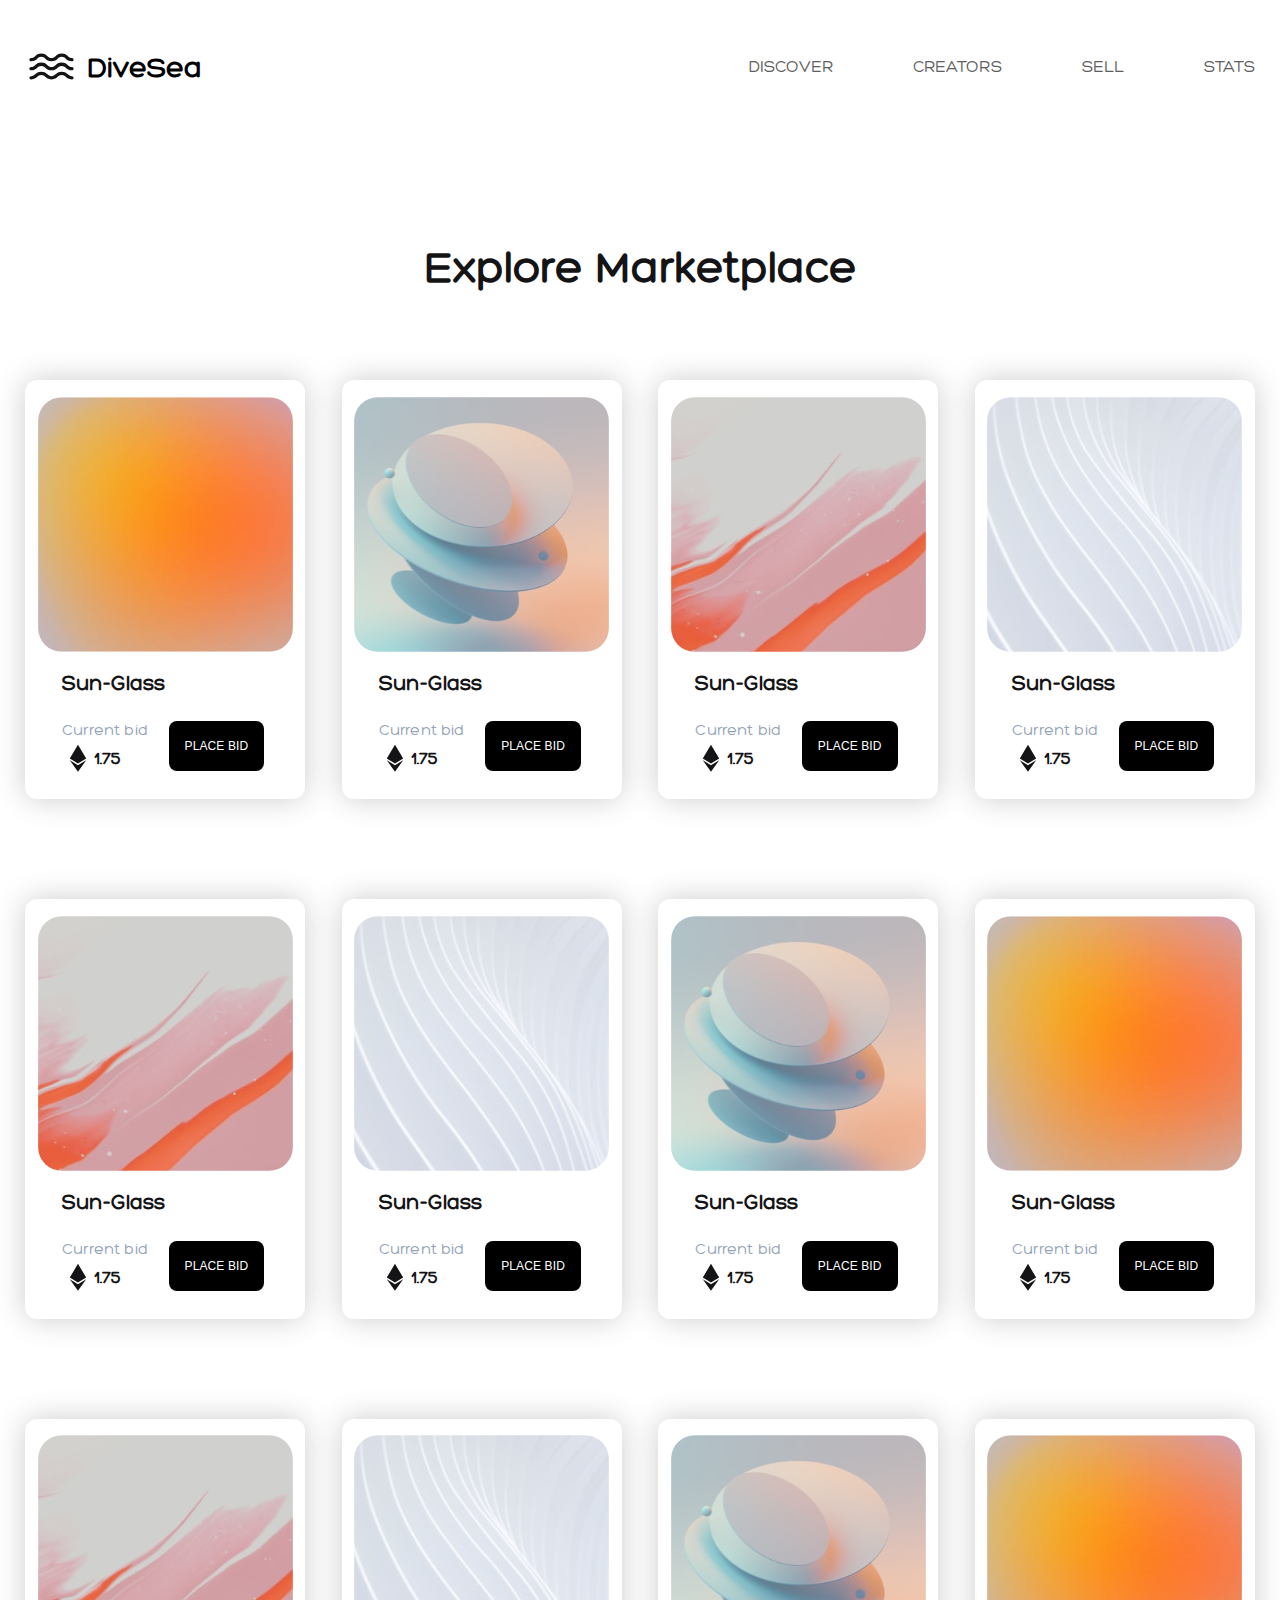
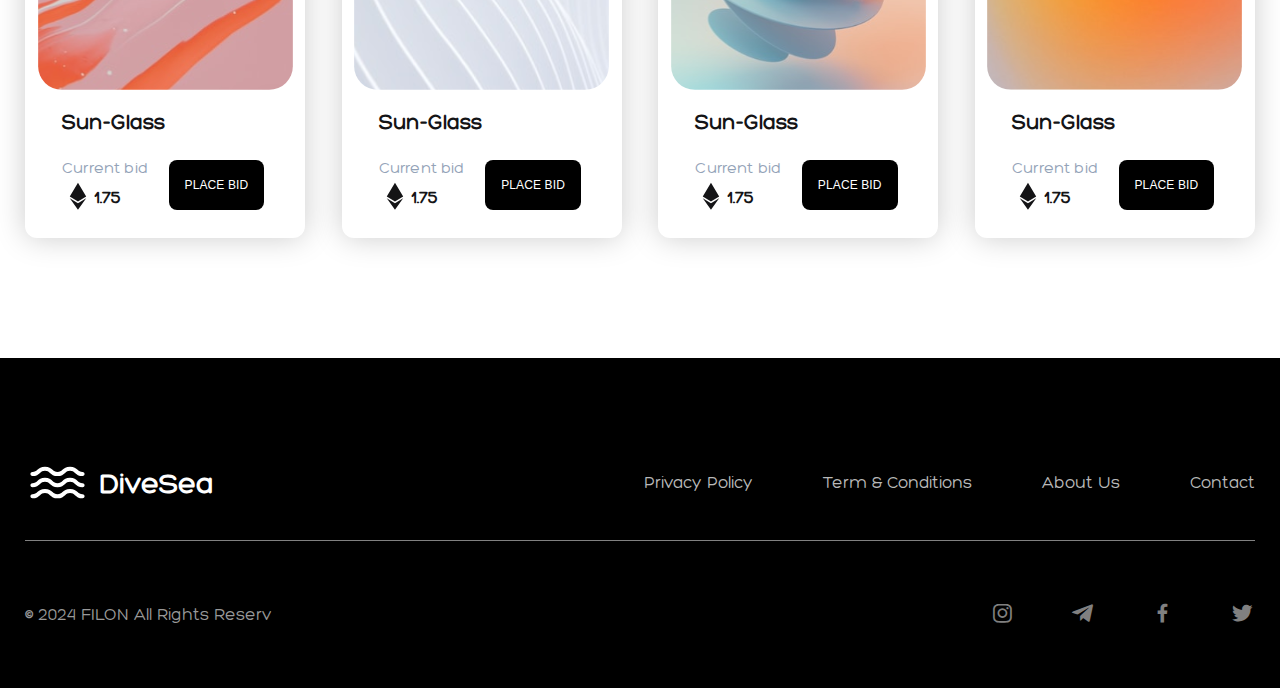
<file: index__discover.html>
<!DOCTYPE html>
<html lang="en">

<head>
    <meta charset="UTF-8">
    <link rel="stylesheet" href="style__discover.css">
    <link href='https://unpkg.com/boxicons@2.1.4/css/boxicons.min.css' rel='stylesheet'>
    <meta name="viewport" content="width=device-width, initial-scale=1.0">
    <title>Document</title>
</head>

<body>
    <div class="wrapper">
        <header class="header">
            <div class="container">
                <div class="header__inner">
                    <a href="#" class="header__logo">
                        <img class="header__logo-img" src="logo/Logo.svg" alt="">
                        <p class="header__logo-text">DiveSea</p>
                    </a>
                    <div class="header__menu menu">
                        <div class="menu__icon">
                            <span></span>
                            <span></span>
                            <span></span>
                        </div>
                        <nav class="menu__body">
                            <ul class="menu__list">
                                <li class="menu__item">
                                    <a class="menu__link" href="#">Discover</a>
                                </li>
                                <li class="menu__item">
                                    <a class="menu__link" href="#">creators</a>
                                </li>
                                <li class="menu__item">
                                    <a class="menu__link" href="#">Sell</a>
                                </li>
                                <li class="menu__item">
                                    <a class="menu__link" href="#">stats</a>
                                </li>
                            </ul>
                        </nav>
                    </div>
                </div>
            </div>
        </header>

        <main class="main">
            <section class="explore">
                <div class="container">
                    <div class="explore__inner">
                        <div class="explore__text">
                            <p class="explore__text-title">Explore Marketplace</p>
                        </div>

                        <div class="row__cards row__cards-first">
                            <div
                                class="card__inner-explore card__inner-explore-first card__inner-explore-first-first-cards">
                                <div class="card-1 card">
                                    <img class="img__card-explore" src="icon/Mask Group(3).svg" alt="">
                                </div>
                                <div class="wrapper-text">
                                    <div class="text-card">
                                        <P class="title">Sun-Glass</P>
                                        <div class="wrapper-title">
                                            <div class="number">
                                                <p class="title-2">Current bid</p>
                                                <div class="wrapper-img-text">
                                                    <img src="icon/mdi_ethereum.svg" alt="">
                                                    <p class="text-number">1.75</p>
                                                </div>
                                            </div>
                                            <div class="button__text">
                                                <a href="index__discover-project.html"><button
                                                        class="btn__slider-explore">PLACE BID</button></a>
                                            </div>
                                        </div>
                                    </div>
                                </div>
                            </div>
                            <div class="card__inner-explore">
                                <div class="card-1 card">
                                    <img class="img__card-explore" src="icon/Mask Group.svg" alt="">
                                </div>
                                <div class="wrapper-text">
                                    <div class="text-card">
                                        <P class="title">Sun-Glass</P>
                                        <div class="wrapper-title">
                                            <div class="number">
                                                <p class="title-2">Current bid</p>
                                                <div class="wrapper-img-text">
                                                    <img src="icon/mdi_ethereum.svg" alt="">
                                                    <p class="text-number">1.75</p>
                                                </div>
                                            </div>
                                            <div class="button__text">
                                                <a href="index__discover-project.html"><button
                                                        class="btn__slider-explore">PLACE BID</button></a>
                                            </div>
                                        </div>
                                    </div>
                                </div>
                            </div>
                            <div class="card__inner-explore  card__inner-explore-3 card__inner-explore-3-first-cards">
                                <div class="card-1 card">
                                    <img class="img__card-explore" src="icon/Mask Group(1).svg" alt="">
                                </div>
                                <div class="wrapper-text">
                                    <div class="text-card">
                                        <P class="title">Sun-Glass</P>
                                        <div class="wrapper-title">
                                            <div class="number">
                                                <p class="title-2">Current bid</p>
                                                <div class="wrapper-img-text">
                                                    <img src="icon/mdi_ethereum.svg" alt="">
                                                    <p class="text-number">1.75</p>
                                                </div>
                                            </div>
                                            <div class="button__text">
                                                <a href="index__discover-project.html"><button
                                                        class="btn__slider-explore">PLACE BID</button></a>
                                            </div>
                                        </div>
                                    </div>
                                </div>
                            </div>

                            <div class="card__inner-explore">
                                <div class="card-1 card">
                                    <img class="img__card-explore" src="icon/Mask Group(2).svg" alt="">
                                </div>
                                <div class="wrapper-text">
                                    <div class="text-card">
                                        <P class="title">Sun-Glass</P>
                                        <div class="wrapper-title">
                                            <div class="number">
                                                <p class="title-2">Current bid</p>
                                                <div class="wrapper-img-text">
                                                    <img src="icon/mdi_ethereum.svg" alt="">
                                                    <p class="text-number">1.75</p>
                                                </div>
                                            </div>
                                            <div class="button__text">
                                                <a href="index__discover-project.html"><button
                                                        class="btn__slider-explore">PLACE BID</button></a>
                                            </div>
                                        </div>
                                    </div>
                                </div>
                            </div>

                        </div>
                        <div class="row__cards">
                            <div class="card__inner-explore">
                                <div class="card-1 card">
                                    <img class="img__card-explore" src="icon/Mask Group(1).svg" alt="">
                                </div>
                                <div class="wrapper-text">
                                    <div class="text-card">
                                        <P class="title">Sun-Glass</P>
                                        <div class="wrapper-title">
                                            <div class="number">
                                                <p class="title-2">Current bid</p>
                                                <div class="wrapper-img-text">
                                                    <img src="icon/mdi_ethereum.svg" alt="">
                                                    <p class="text-number">1.75</p>
                                                </div>
                                            </div>
                                            <div class="button__text">
                                                <a href="index__discover-project.html"><button
                                                        class="btn__slider-explore">PLACE BID</button></a>
                                            </div>
                                        </div>
                                    </div>
                                </div>
                            </div>
                            <div class="card__inner-explore">
                                <div class="card-1 card">
                                    <img class="img__card-explore" src="icon/Mask Group(2).svg" alt="">
                                </div>
                                <div class="wrapper-text">
                                    <div class="text-card">
                                        <P class="title">Sun-Glass</P>
                                        <div class="wrapper-title">
                                            <div class="number">
                                                <p class="title-2">Current bid</p>
                                                <div class="wrapper-img-text">
                                                    <img src="icon/mdi_ethereum.svg" alt="">
                                                    <p class="text-number">1.75</p>
                                                </div>
                                            </div>
                                            <div class="button__text">
                                                <a href="index__discover-project.html"><button
                                                        class="btn__slider-explore">PLACE BID</button></a>
                                            </div>
                                        </div>
                                    </div>
                                </div>
                            </div>
                            <div class="card__inner-explore card__inner-explore-3">
                                <div class="card-1 card">
                                    <img class="img__card-explore" src="icon/Mask Group.svg" alt="">
                                </div>
                                <div class="wrapper-text">
                                    <div class="text-card">
                                        <P class="title">Sun-Glass</P>
                                        <div class="wrapper-title">
                                            <div class="number">
                                                <p class="title-2">Current bid</p>
                                                <div class="wrapper-img-text">
                                                    <img src="icon/mdi_ethereum.svg" alt="">
                                                    <p class="text-number">1.75</p>
                                                </div>
                                            </div>
                                            <div class="button__text">
                                                <a href="index__discover-project.html"><button
                                                        class="btn__slider-explore">PLACE BID</button></a>
                                            </div>
                                        </div>
                                    </div>
                                </div>
                            </div>
                            <div class="card__inner-explore card__inner-explore-last ">
                                <div class="card-1 card">
                                    <img class="img__card-explore" src="icon/Mask Group(3).svg" alt="">
                                </div>
                                <div class="wrapper-text">
                                    <div class="text-card">
                                        <P class="title">Sun-Glass</P>
                                        <div class="wrapper-title">
                                            <div class="number">
                                                <p class="title-2">Current bid</p>
                                                <div class="wrapper-img-text">
                                                    <img src="icon/mdi_ethereum.svg" alt="">
                                                    <p class="text-number">1.75</p>
                                                </div>
                                            </div>
                                            <div class="button__text">
                                                <a href="index__discover-project.html"><button
                                                        class="btn__slider-explore">PLACE BID</button></a>
                                            </div>
                                        </div>
                                    </div>
                                </div>
                            </div>

                        </div>
                        <div class="row__cards">
                            <div class="card__inner-explore">
                                <div class="card-1 card">
                                    <img class="img__card-explore" src="icon/Mask Group(1).svg" alt="">
                                </div>
                                <div class="wrapper-text">
                                    <div class="text-card">
                                        <P class="title">Sun-Glass</P>
                                        <div class="wrapper-title">
                                            <div class="number">
                                                <p class="title-2">Current bid</p>
                                                <div class="wrapper-img-text">
                                                    <img src="icon/mdi_ethereum.svg" alt="">
                                                    <p class="text-number">1.75</p>
                                                </div>
                                            </div>
                                            <div class="button__text">
                                                <a href="index__discover-project.html"><button
                                                        class="btn__slider-explore">PLACE BID</button></a>
                                            </div>
                                        </div>
                                    </div>
                                </div>
                            </div>
                            <div class="card__inner-explore">
                                <div class="card-1 card">
                                    <img class="img__card-explore" src="icon/Mask Group(2).svg" alt="">
                                </div>
                                <div class="wrapper-text">
                                    <div class="text-card">
                                        <P class="title">Sun-Glass</P>
                                        <div class="wrapper-title">
                                            <div class="number">
                                                <p class="title-2">Current bid</p>
                                                <div class="wrapper-img-text">
                                                    <img src="icon/mdi_ethereum.svg" alt="">
                                                    <p class="text-number">1.75</p>
                                                </div>
                                            </div>
                                            <div class="button__text">
                                                <a href="index__discover-project.html"><button
                                                        class="btn__slider-explore">PLACE BID</button></a>
                                            </div>
                                        </div>
                                    </div>
                                </div>
                            </div>
                            <div class="card__inner-explore card__inner-explore-3">
                                <div class="card-1 card">
                                    <img class="img__card-explore" src="icon/Mask Group.svg" alt="">
                                </div>
                                <div class="wrapper-text">
                                    <div class="text-card">
                                        <P class="title">Sun-Glass</P>
                                        <div class="wrapper-title">
                                            <div class="number">
                                                <p class="title-2">Current bid</p>
                                                <div class="wrapper-img-text">
                                                    <img src="icon/mdi_ethereum.svg" alt="">
                                                    <p class="text-number">1.75</p>
                                                </div>
                                            </div>
                                            <div class="button__text">
                                                <a href="index__discover-project.html"><button
                                                        class="btn__slider-explore">PLACE BID</button></a>
                                            </div>
                                        </div>
                                    </div>
                                </div>
                            </div>
                            <div class="card__inner-explore card__inner-explore-last ">
                                <div class="card-1 card">
                                    <img class="img__card-explore" src="icon/Mask Group(3).svg" alt="">
                                </div>
                                <div class="wrapper-text">
                                    <div class="text-card">
                                        <P class="title">Sun-Glass</P>
                                        <div class="wrapper-title">
                                            <div class="number">
                                                <p class="title-2">Current bid</p>
                                                <div class="wrapper-img-text">
                                                    <img src="icon/mdi_ethereum.svg" alt="">
                                                    <p class="text-number">1.75</p>
                                                </div>
                                            </div>
                                            <div class="button__text">
                                                <a href="index__discover-project.html"><button
                                                        class="btn__slider-explore">PLACE BID</button></a>
                                            </div>
                                        </div>
                                    </div>
                                </div>
                            </div>

                        </div>

                    </div>
                </div>
            </section>
        </main>

        <footer class="footer">
            <div class="container">
                <div class="footer__inner">
                    <div class="footer__content">
                        <div class="footer__logo">
                            <img class="footer__logo-img" src="logo/footer__logo.svg" alt="">
                            <p class="footer__logo-text">DiveSea</p>
                        </div>
                        <div class="footer__info">
                            <ul class="footer__social">
                                <li class="footer__social-item">
                                    <a class="footer__social-link" href="#">Privacy Policy</a>
                                </li>
                            </ul>
                            <ul class="footer__social">
                                <li class="footer__social-item">
                                    <a class="footer__social-link" href="#">Term & Conditions</a>
                                </li>
                            </ul>
                            <ul class="footer__social">
                                <li class="footer__social-item">
                                    <a class="footer__social-link" href="#">About Us</a>
                                </li>
                            </ul>
                            <ul class="footer__social">
                                <li class="footer__social-item">
                                    <a class="footer__social-link" href="#">Contact</a>
                                </li>
                            </ul>
                        </div>
                    </div>

                    <div class="footer__copyright">
                        <div class="footer__copyright-item">
                            <p class="footer__copyright-link">© 2024 FILON All Rights Reserv</p>
                        </div>
                        <div class="footer__copyright-contacts">
                            <ul class="footer__contacts">
                                <li class="footer__contacts-item">
                                    <i class='bx bxl-instagram footer__copyright-icon'></i>
                                </li>

                                <li class="footer__contacts-item">
                                    <i class='bx bxl-telegram footer__copyright-icon'></i>
                                </li>

                                <li class="footer__contacts-item">
                                    <i class='bx bxl-facebook footer__copyright-icon'></i>
                                </li>

                                <li class="footer__contacts-item">
                                    <i class='bx bxl-twitter footer__copyright-icon'></i>
                                </li>
                            </ul>
                        </div>
                    </div>
                </div>
            </div>
        </footer>
    </div>

    <script src="scrypt.js"></script>
</body>

</html>
</file>
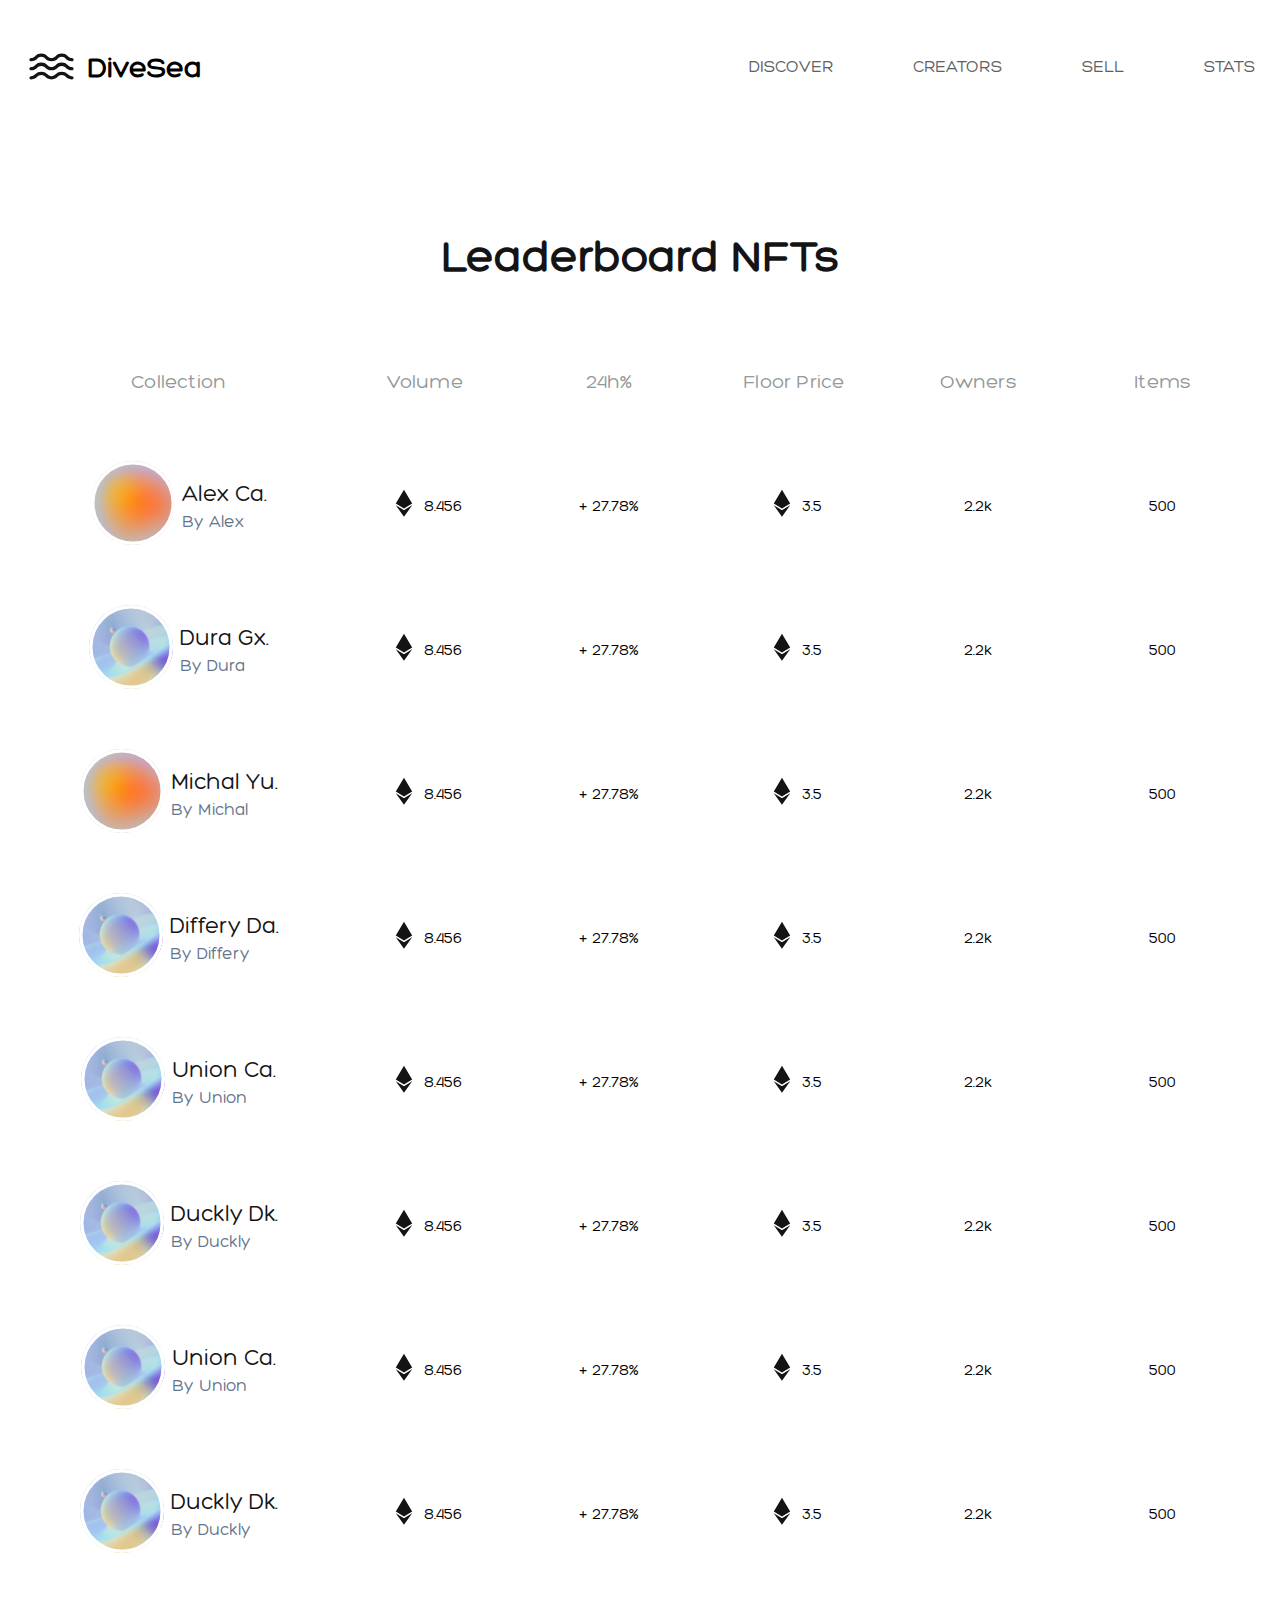
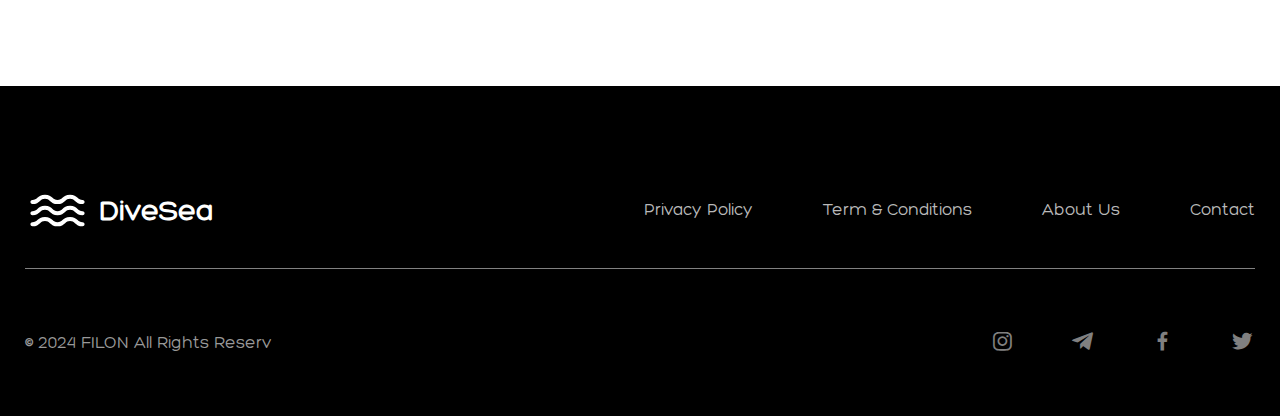
<file: index__list.html>
<!DOCTYPE html>
<html lang="en">

<head>
    <meta charset="UTF-8">
    <link rel="stylesheet" href="style__list.css">
    <link href='https://unpkg.com/boxicons@2.1.4/css/boxicons.min.css' rel='stylesheet'>
    <meta name="viewport" content="width=device-width, initial-scale=1.0">
    <title>Document</title>
</head>

<body>
    <div class="wrapper">
        <header class="header">
            <div class="container">
                <div class="header__inner">
                    <a href="#" class="header__logo">
                        <img class="header__logo-img" src="logo/Logo.svg" alt="">
                        <p class="header__logo-text">DiveSea</p>
                    </a>
                    <div class="header__menu menu">
                        <div class="menu__icon">
                            <span></span>
                            <span></span>
                            <span></span>
                        </div>
                        <nav class="menu__body">
                            <ul class="menu__list">
                                <li class="menu__item">
                                    <a class="menu__link" href="#">Discover</a>
                                </li>
                                <li class="menu__item">
                                    <a class="menu__link" href="#">creators</a>
                                </li>
                                <li class="menu__item">
                                    <a class="menu__link" href="#">Sell</a>
                                </li>
                                <li class="menu__item">
                                    <a class="menu__link" href="#">stats</a>
                                </li>
                            </ul>
                        </nav>
                    </div>
                </div>
            </div>
        </header>

        <main class="main">
            <section class="list">
                <div class="container">
                    <div class="list__text">
                        <p class="list__text-title">Leaderboard NFTs</p>
                    </div>
                    <div class="nav">
                        <ul class="nav__item">
                            <li class="nav__list">
                                <a class="nav__link nav__link-collection" href="#">Collection</a>
                            </li>
                            <li class="nav__list nav__list-volume">
                                <a class="nav__link nav__link-volume" href="#">Volume</a>
                            </li>
                            <li class="nav__list">
                                <a class="nav__link nav__link-hour" href="#">24h%</a>
                            </li>
                            <li class="nav__list">
                                <a class="nav__link nav__link-price" href="#">Floor Price</a>
                            </li>
                            <li class="nav__list">
                                <a class="nav__link nav__link-owners" href="#">Owners</a>
                            </li>
                            <li class="nav__list">
                                <a class="nav__link nav__link-items" href="#">Items</a>
                            </li>
                        </ul>
                    </div>
                    <div class="table">
                        <div class="row">

                            <div class="row__user row__flex">
                                <div class="row__user-img">
                                    <img class="row__user-image" src="icon/icon.svg" alt="">
                                </div>
                                <div class="row__user-name">
                                    <p class="row__user-name-title">Alex Ca.</p>
                                    <p class="row__user-name-text">By Alex</p>
                                </div>
                            </div>

                            <div class="row__volume row__flex">
                                <div class="row__volume-img">
                                    <img src="icon/mdi_ethereum.svg" alt="">
                                </div>
                                <div class="row__volume-text">
                                    <p class="row__volume-text-title">8.456</p>
                                </div>
                            </div>

                            <div class="row__percent row__flex">
                                <div class="row__percent-text">
                                    <p class="row__percent-title">+ 27.78%</p>
                                </div>
                            </div>

                            <div class="row__price row__flex">
                                <div class="row__price-img">
                                    <img src="icon/mdi_ethereum.svg" alt="">
                                </div>
                                <div class="row__price-text">
                                    <p class="row__price-title">3.5</p>
                                </div>
                            </div>

                            <div class="row__owners row__flex">
                                <div class="row__owners-text">
                                    <p class="row__owners-title">2.2k</p>
                                </div>
                            </div>

                            <div class="row__item row__flex">
                                <div class="row__item-text">
                                    <div class="row__item-title">500</div>
                                </div>
                            </div>
                        </div>

                        <div class="row">

                            <div class="row__user row__flex">
                                <div class="row__user-img">
                                    <img class="row__user-image" src="icon/icon(1).svg" alt="">
                                </div>
                                <div class="row__user-name">
                                    <p class="row__user-name-title">Dura Gx.</p>
                                    <p class="row__user-name-text">By Dura</p>
                                </div>
                            </div>

                            <div class="row__volume row__flex">
                                <div class="row__volume-img">
                                    <img src="icon/mdi_ethereum.svg" alt="">
                                </div>
                                <div class="row__volume-text">
                                    <p class="row__volume-title">8.456</p>
                                </div>
                            </div>

                            <div class="row__percent row__flex">
                                <div class="row__percent-text">
                                    <p class="row__percent-title">+ 27.78%</p>
                                </div>
                            </div>

                            <div class="row__price row__flex">
                                <div class="row__price-img">
                                    <img src="icon/mdi_ethereum.svg" alt="">
                                </div>
                                <div class="row__price-text">
                                    <p class="row__price-title">3.5</p>
                                </div>
                            </div>

                            <div class="row__owners row__flex">
                                <div class="row__owners-text">
                                    <p class="row__owners-title">2.2k</p>
                                </div>
                            </div>

                            <div class="row__item row__flex">
                                <div class="row__item-text">
                                    <div class="row__item-title">500</div>
                                </div>
                            </div>
                        </div>

                        <div class="row">

                            <div class="row__user row__flex">
                                <div class="row__user-img">
                                    <img class="row__user-image" src="icon/icon.svg" alt="">
                                </div>
                                <div class="row__user-name">
                                    <p class="row__user-name-title">Michal Yu.</p>
                                    <p class="row__user-name-text">By Michal</p>
                                </div>
                            </div>

                            <div class="row__volume row__flex">
                                <div class="row__volume-img">
                                    <img src="icon/mdi_ethereum.svg" alt="">
                                </div>
                                <div class="row__volume-text">
                                    <p class="row__volume-title">8.456</p>
                                </div>
                            </div>

                            <div class="row__percent row__flex">
                                <div class="row__percent-text">
                                    <p class="row__percent-title">+ 27.78%</p>
                                </div>
                            </div>

                            <div class="row__price row__flex">
                                <div class="row__price-img">
                                    <img src="icon/mdi_ethereum.svg" alt="">
                                </div>
                                <div class="row__price-text">
                                    <p class="row__price-title">3.5</p>
                                </div>
                            </div>

                            <div class="row__owners row__flex">
                                <div class="row__owners-text">
                                    <p class="row__owners-title">2.2k</p>
                                </div>
                            </div>

                            <div class="row__item row__flex">
                                <div class="row__item-text">
                                    <div class="row__item-title">500</div>
                                </div>
                            </div>
                        </div>
                        <div class="row">

                            <div class="row__user row__flex">
                                <div class="row__user-img">
                                    <img class="row__user-image" src="icon/icon(1).svg" alt="">
                                </div>
                                <div class="row__user-name">
                                    <p class="row__user-name-title">Differy Da.</p>
                                    <p class="row__user-name-text">By Differy</p>
                                </div>
                            </div>

                            <div class="row__volume row__flex">
                                <div class="row__volume-img">
                                    <img src="icon/mdi_ethereum.svg" alt="">
                                </div>
                                <div class="row__volume-text">
                                    <p class="row__volume-title">8.456</p>
                                </div>
                            </div>

                            <div class="row__percent row__flex">
                                <div class="row__percent-text">
                                    <p class="row__percent-title">+ 27.78%</p>
                                </div>
                            </div>

                            <div class="row__price row__flex">
                                <div class="row__price-img">
                                    <img src="icon/mdi_ethereum.svg" alt="">
                                </div>
                                <div class="row__price-text">
                                    <p class="row__price-title">3.5</p>
                                </div>
                            </div>

                            <div class="row__owners row__flex">
                                <div class="row__owners-text">
                                    <p class="row__owners-title">2.2k</p>
                                </div>
                            </div>

                            <div class="row__item row__flex">
                                <div class="row__item-text">
                                    <div class="row__item-title">500</div>
                                </div>
                            </div>
                        </div>
                        <div class="row">

                            <div class="row__user row__flex">
                                <div class="row__user-img">
                                    <img class="row__user-image" src="icon/icon(1).svg" alt="">
                                </div>
                                <div class="row__user-name">
                                    <p class="row__user-name-title">Union Ca.</p>
                                    <p class="row__user-name-text">By Union</p>
                                </div>
                            </div>

                            <div class="row__volume row__flex">
                                <div class="row__volume-img">
                                    <img src="icon/mdi_ethereum.svg" alt="">
                                </div>
                                <div class="row__volume-text">
                                    <p class="row__volume-title">8.456</p>
                                </div>
                            </div>

                            <div class="row__percent row__flex">
                                <div class="row__percent-text">
                                    <p class="row__percent-title">+ 27.78%</p>
                                </div>
                            </div>

                            <div class="row__price row__flex">
                                <div class="row__price-img">
                                    <img src="icon/mdi_ethereum.svg" alt="">
                                </div>
                                <div class="row__price-text">
                                    <p class="row__price-title">3.5</p>
                                </div>
                            </div>

                            <div class="row__owners row__flex">
                                <div class="row__owners-text">
                                    <p class="row__owners-title">2.2k</p>
                                </div>
                            </div>

                            <div class="row__item row__flex">
                                <div class="row__item-text">
                                    <div class="row__item-title">500</div>
                                </div>
                            </div>
                        </div>
                        <div class="row">

                            <div class="row__user row__flex">
                                <div class="row__user-img">
                                    <img class="row__user-image" src="icon/icon(1).svg" alt="">
                                </div>
                                <div class="row__user-name">
                                    <p class="row__user-name-title">Duckly Dk.</p>
                                    <p class="row__user-name-text">By Duckly</p>
                                </div>
                            </div>

                            <div class="row__volume row__flex">
                                <div class="row__volume-img">
                                    <img src="icon/mdi_ethereum.svg" alt="">
                                </div>
                                <div class="row__volume-text">
                                    <p class="row__volume-title">8.456</p>
                                </div>
                            </div>

                            <div class="row__percent row__flex">
                                <div class="row__percent-text">
                                    <p class="row__percent-title">+ 27.78%</p>
                                </div>
                            </div>

                            <div class="row__price row__flex">
                                <div class="row__price-img">
                                    <img src="icon/mdi_ethereum.svg" alt="">
                                </div>
                                <div class="row__price-text">
                                    <p class="row__price-title">3.5</p>
                                </div>
                            </div>

                            <div class="row__owners row__flex">
                                <div class="row__owners-text">
                                    <p class="row__owners-title">2.2k</p>
                                </div>
                            </div>

                            <div class="row__item row__flex">
                                <div class="row__item-text">
                                    <div class="row__item-title">500</div>
                                </div>
                            </div>
                        </div>
                        <div class="row">

                            <div class="row__user row__flex">
                                <div class="row__user-img">
                                    <img class="row__user-image" src="icon/icon(1).svg" alt="">
                                </div>
                                <div class="row__user-name">
                                    <p class="row__user-name-title">Union Ca.</p>
                                    <p class="row__user-name-text">By Union</p>
                                </div>
                            </div>

                            <div class="row__volume row__flex">
                                <div class="row__volume-img">
                                    <img src="icon/mdi_ethereum.svg" alt="">
                                </div>
                                <div class="row__volume-text">
                                    <p class="row__volume-title">8.456</p>
                                </div>
                            </div>

                            <div class="row__percent row__flex">
                                <div class="row__percent-text">
                                    <p class="row__percent-title">+ 27.78%</p>
                                </div>
                            </div>

                            <div class="row__price row__flex">
                                <div class="row__price-img">
                                    <img src="icon/mdi_ethereum.svg" alt="">
                                </div>
                                <div class="row__price-text">
                                    <p class="row__price-title">3.5</p>
                                </div>
                            </div>

                            <div class="row__owners row__flex">
                                <div class="row__owners-text">
                                    <p class="row__owners-title">2.2k</p>
                                </div>
                            </div>

                            <div class="row__item row__flex">
                                <div class="row__item-text">
                                    <div class="row__item-title">500</div>
                                </div>
                            </div>
                        </div>
                        <div class="row">

                            <div class="row__user row__flex">
                                <div class="row__user-img">
                                    <img class="row__user-image" src="icon/icon(1).svg" alt="">
                                </div>
                                <div class="row__user-name">
                                    <p class="row__user-name-title">Duckly Dk.</p>
                                    <p class="row__user-name-text">By Duckly</p>
                                </div>
                            </div>

                            <div class="row__volume row__flex">
                                <div class="row__volume-img">
                                    <img src="icon/mdi_ethereum.svg" alt="">
                                </div>
                                <div class="row__volume-text">
                                    <p class="row__volume-title">8.456</p>
                                </div>
                            </div>

                            <div class="row__percent row__flex">
                                <div class="row__percent-text">
                                    <p class="row__percent-title">+ 27.78%</p>
                                </div>
                            </div>

                            <div class="row__price row__flex">
                                <div class="row__price-img">
                                    <img src="icon/mdi_ethereum.svg" alt="">
                                </div>
                                <div class="row__price-text">
                                    <p class="row__price-title">3.5</p>
                                </div>
                            </div>

                            <div class="row__owners row__flex">
                                <div class="row__owners-text">
                                    <p class="row__owners-title">2.2k</p>
                                </div>
                            </div>

                            <div class="row__item row__flex">
                                <div class="row__item-text">
                                    <div class="row__item-title">500</div>
                                </div>
                            </div>
                        </div>

                    </div>
                </div>
            </section>
        </main>


        <footer class="footer">
            <div class="container">
                <div class="footer__inner">
                    <div class="footer__content">
                        <div class="footer__logo">
                            <img class="footer__logo-img" src="logo/footer__logo.svg" alt="">
                            <p class="footer__logo-text">DiveSea</p>
                        </div>
                        <div class="footer__info">
                            <ul class="footer__social">
                                <li class="footer__social-item">
                                    <a class="footer__social-link" href="#">Privacy Policy</a>
                                </li>
                            </ul>
                            <ul class="footer__social">
                                <li class="footer__social-item">
                                    <a class="footer__social-link" href="#">Term & Conditions</a>
                                </li>
                            </ul>
                            <ul class="footer__social">
                                <li class="footer__social-item">
                                    <a class="footer__social-link" href="#">About Us</a>
                                </li>
                            </ul>
                            <ul class="footer__social">
                                <li class="footer__social-item">
                                    <a class="footer__social-link" href="#">Contact</a>
                                </li>
                            </ul>
                        </div>
                    </div>

                    <div class="footer__copyright">
                        <div class="footer__copyright-item">
                            <p class="footer__copyright-link">© 2024 FILON All Rights Reserv</p>
                        </div>
                        <div class="footer__copyright-contacts">
                            <ul class="footer__contacts">
                                <li class="footer__contacts-item">
                                    <i class='bx bxl-instagram footer__copyright-icon'></i>
                                </li>

                                <li class="footer__contacts-item">
                                    <i class='bx bxl-telegram footer__copyright-icon'></i>
                                </li>

                                <li class="footer__contacts-item">
                                    <i class='bx bxl-facebook footer__copyright-icon'></i>
                                </li>

                                <li class="footer__contacts-item">
                                    <i class='bx bxl-twitter footer__copyright-icon'></i>
                                </li>
                            </ul>
                        </div>
                    </div>
                </div>
            </div>
        </footer>

    </div>

    <script src="scrypt.js"></script>
</body>

</html>
</file>
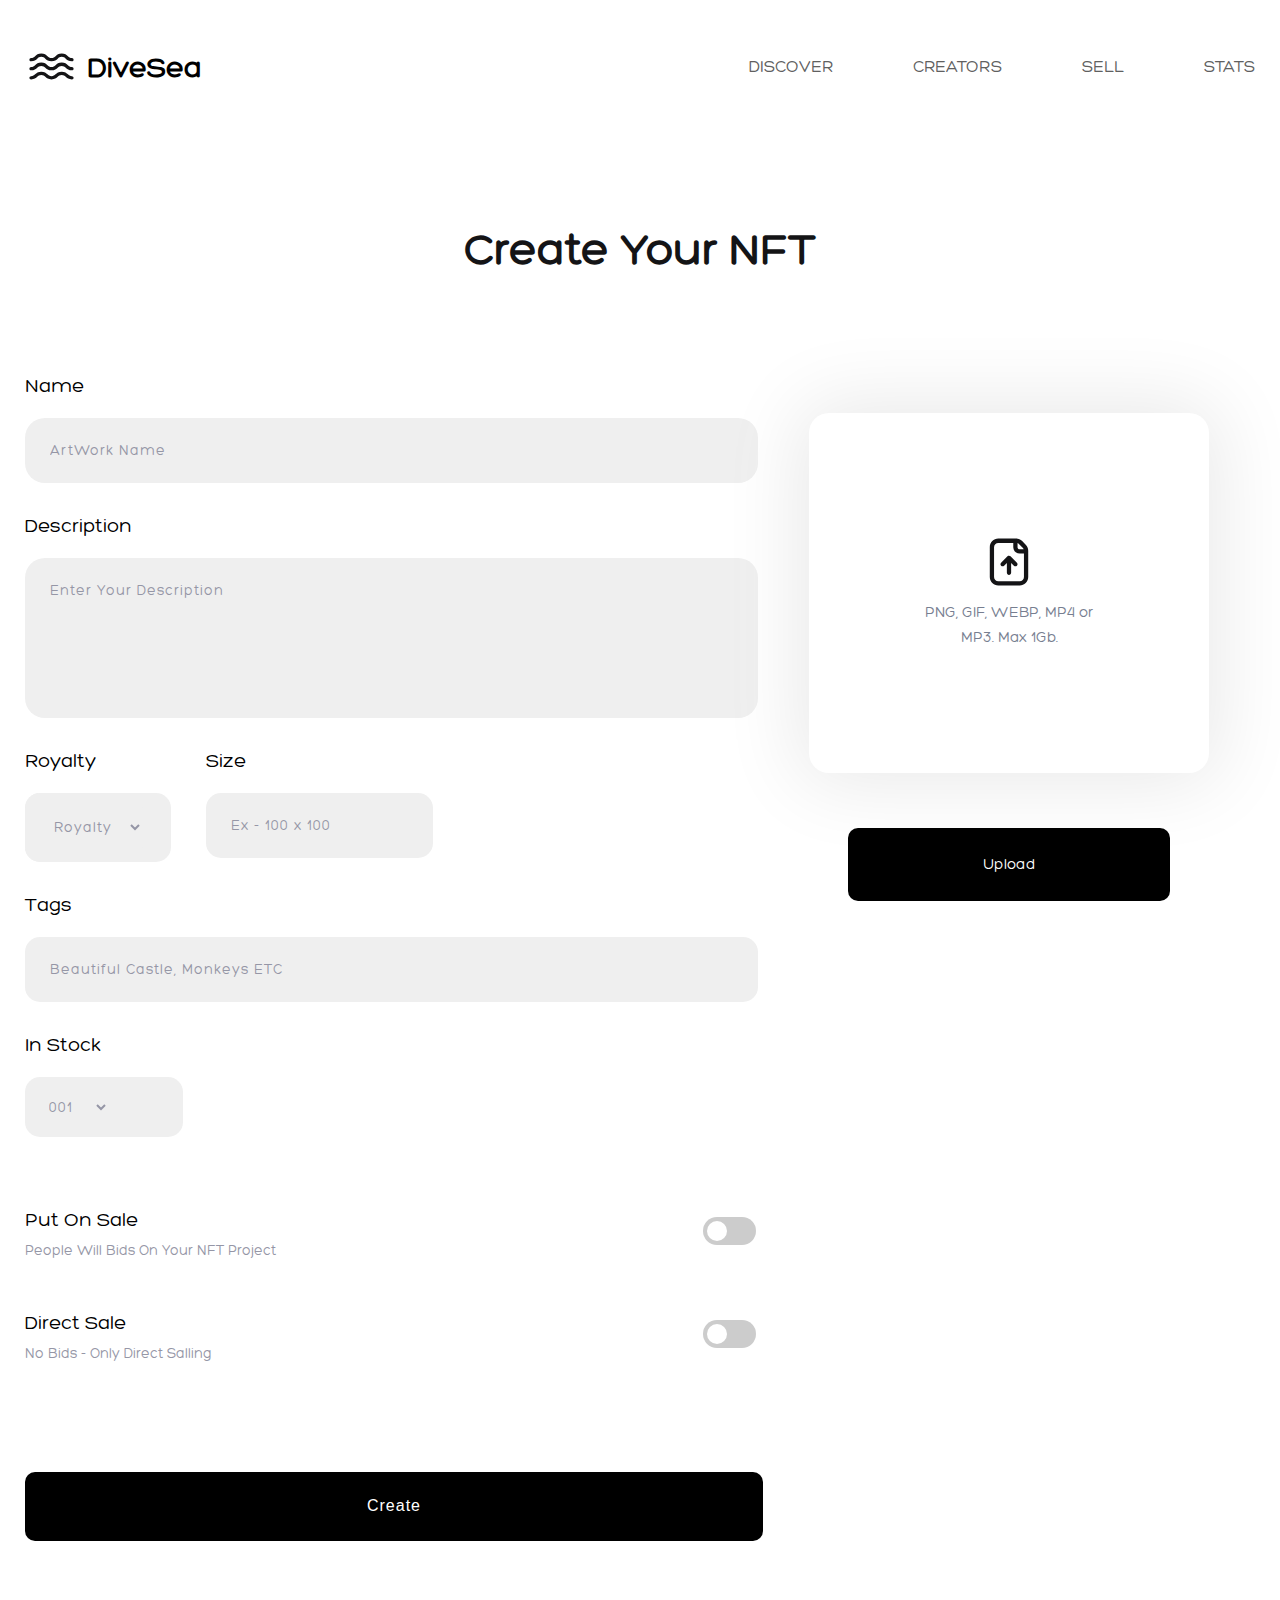
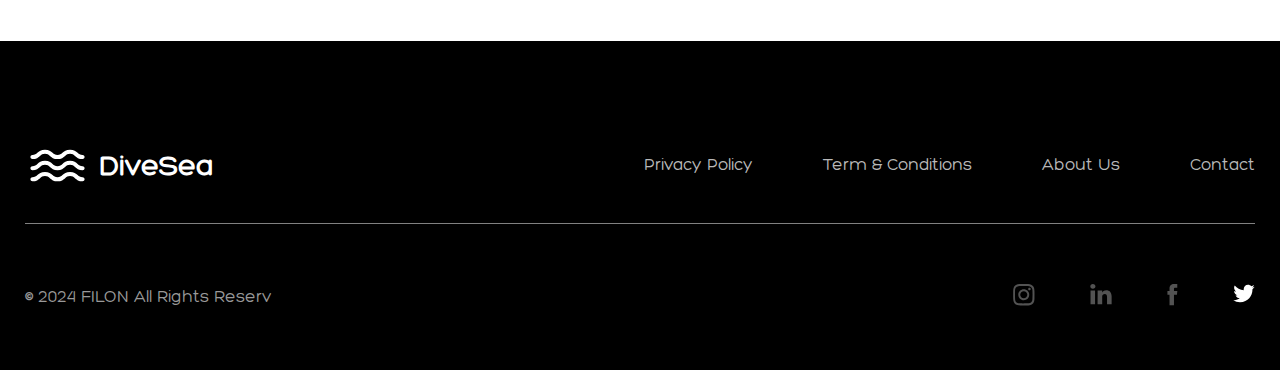
<file: index_createNFT.html>
<!DOCTYPE html>
<html lang="en">

<head>
    <meta charset="UTF-8">
    <link rel="stylesheet" href="style_createNFT.css">
    <meta name="viewport" content="width=device-width, initial-scale=1.0">
    <title>Document</title>
</head>

<body>
    <div class="wrapper">
        <header class="header">
            <div class="container">
                <div class="header__inner">
                    <a href="#" class="header__logo">
                        <img class="header__logo-img" src="logo/Logo.svg" alt="">
                        <p class="header__logo-text">DiveSea</p>
                    </a>
                    <div class="header__menu menu">
                        <div class="menu__icon">
                            <span></span>
                            <span></span>
                            <span></span>
                        </div>
                        <nav class="menu__body">
                            <ul class="menu__list">
                                <li class="menu__item">
                                    <a class="menu__link" href="#">Discover</a>
                                </li>
                                <li class="menu__item">
                                    <a class="menu__link" href="#">creators</a>
                                </li>
                                <li class="menu__item">
                                    <a class="menu__link" href="#">Sell</a>
                                </li>
                                <li class="menu__item">
                                    <a class="menu__link" href="#">stats</a>
                                </li>
                            </ul>
                        </nav>
                    </div>
                </div>
            </div>
        </header>

        <main class="main">
            <section class="create">
                <div class="container">
                    <div class="create__text">
                        <p class="create__text-title">Create Your NFT</p>
                    </div>
                    <div class="container__create">
                        <div class="create__data">
                            <div class="create__name">
                                <div class="create__name-text">
                                    <p class="create__name-text-title title">Name</p>
                                </div>
                                <div class="create__name-inp">
                                    <input class="create__name-input inp" type="text" placeholder="ArtWork Name">
                                </div>
                            </div>

                            <div class="create__description">
                                <div class="create__description-text">
                                    <p class="create__description-text-title title">Description</p>
                                </div>
                                <div class="create__description-inp">
                                    <input class="create__description-input inp" type="text"
                                        placeholder="Enter Your Description">
                                </div>
                            </div>

                            <div class="create__royalty-size">
                                <div class="create__royalty">
                                    <div class="create__royalty-text">
                                        <p class="create__royalty-text-title title">Royalty</p>
                                    </div>
                                    <div class="create__royalty-box">
                                        <select class="create__royalty-box-select" name="" id="box">
                                            <option class="create__option" value="">Royalty</option>
                                        </select>
                                    </div>
                                </div>
                                <div class="create__size">
                                    <div class="create__size-text">
                                        <p class="create__size-text-title title">Size</p>
                                    </div>
                                    <div class="create__size-inp-inner">
                                        <input class="create__size-inp" type="text" placeholder="Ex - 100 x 100">
                                    </div>
                                </div>
                            </div>

                            <div class="create__tags">
                                <div class="create__tags-text">
                                    <p class="create__tags-text-title title">Tags</p>
                                </div>
                                <div class="inner__create-tags-inp">
                                    <input class="create__tags-inp inp" type="text"
                                        placeholder="Beautiful Castle, Monkeys ETC">
                                </div>
                            </div>

                            <div class="create__price-stock">
                                <div class="create__stock">
                                    <div class="create__stock-text">
                                        <p class="create__stock-text-title title">In Stock</p>
                                    </div>
                                    <div class="inner__create-stock">
                                        <select class="create__stock-box" name="" id="">
                                            <option value="">001</option>
                                        </select>
                                    </div>
                                </div>
                            </div>

                            <div class="create__put">
                                <div class="create__put-text">
                                    <p class="create__put-text-title title">Put On Sale</p>
                                    <p class="create__put-text-podtitle podtitle">People Will Bids On Your NFT
                                        Project
                                    </p>
                                </div>
                                <div class="create__put-btn">
                                    <label class="switch">
                                        <input type="checkbox">
                                        <span class="slider round"></span>
                                    </label>
                                </div>
                            </div>

                            <div class="create__direct">
                                <div class="create__direct-text">
                                    <p class="create__direct-text-title title">Direct Sale</p>
                                    <p class="create__direct-text-podtitle podtitle">No Bids - Only Direct Salling
                                    </p>
                                </div>
                                <div class="create__direct-btn">
                                    <label class="switch">
                                        <input type="checkbox">
                                        <span class="slider round"></span>
                                    </label>
                                </div>
                            </div>

                            <div class="create__btn-inner">
                                <a class="create__btn" href="#">
                                    <button class="create__button">Create</button>
                                </a>
                            </div>

                        </div>
                        <div class="create__image">
                            <div class="create__img">
                                <img class="create__img-image" src="icon/createNFTimgicon.svg" alt="">
                                <p class="create__img-title">PNG, GIF, WEBP, MP4 or <br> MP3. Max 1Gb.</p>
                            </div>
                            <div class="create__image-btn">
                                <a href="#">
                                    <button class="create__image-button">Upload</button>
                                </a>
                            </div>
                        </div>
                    </div>
                </div>
            </section>
        </main>

        <footer class="footer">
            <div class="container">
                <div class="footer__inner">
                    <div class="footer__content">
                        <div class="footer__logo">
                            <img class="footer__logo-img" src="logo/footer__logo.svg" alt="">
                            <p class="footer__logo-text">DiveSea</p>
                        </div>
                        <div class="footer__info">
                            <ul class="footer__social">
                                <li class="footer__social-item">
                                    <a class="footer__social-link" href="#">Privacy Policy</a>
                                </li>
                            </ul>
                            <ul class="footer__social">
                                <li class="footer__social-item">
                                    <a class="footer__social-link" href="#">Term & Conditions</a>
                                </li>
                            </ul>
                            <ul class="footer__social">
                                <li class="footer__social-item">
                                    <a class="footer__social-link" href="#">About Us</a>
                                </li>
                            </ul>
                            <ul class="footer__social">
                                <li class="footer__social-item">
                                    <a class="footer__social-link" href="#">Contact</a>
                                </li>
                            </ul>
                        </div>
                    </div>

                    <div class="footer__copyright">
                        <div class="footer__copyright-item">
                            <p class="footer__copyright-link">© 2024 FILON All Rights Reserv</p>
                        </div>
                        <div class="footer__copyright-contacts">
                            <ul class="footer__contacts">
                                <li class="footer__contacts-item">
                                    <img class="footer__contacts-img" src="icon/Group 888.svg" alt="">
                                </li>

                                <li class="footer__contacts-item">
                                    <img class="footer__contacts-img" src="icon/Path 7.svg" alt="">
                                </li>

                                <li class="footer__contacts-item">
                                    <img class="footer__contacts-img" src="icon/Path 13.svg" alt="">
                                </li>

                                <li class="footer__contacts-item">
                                    <img class="footer__contacts-img" src="icon/Path 6.svg" alt="">
                                </li>
                            </ul>
                        </div>
                    </div>
                </div>
            </div>
        </footer>
    </div>

    <script src="scrypt.js"></script>
</body>

</html>
</file>
<file: style.css>
@font-face {
  font-family: "hero";
  src: url(/fonts/ofont.ru_Hero.ttf);
}

* {
  padding: 0;
  margin: 0;
}

html,
body {
  font-family: "hero";
  height: 100%;

}

.wrapper {
  min-height: 100%;
  display: flex;
  flex-direction: column;
}

.main {
  flex-grow: 1;
}

body.lock {
  overflow: hidden;
}

.container {
  max-width: 1230px;
  margin: 0 auto;
  padding: 0 15px;

}

.header {
  padding: 60px 0;
}

.header__inner {
  display: flex;
  justify-content: space-between;
  align-items: center;
}

.header__logo {
  display: flex;
  align-items: center;
  text-decoration: none;
  gap: 10px;
}

.header__logo-img {
  max-width: 100%;
}

.header__logo-text {
  font-weight: 600;
  font-size: 29px;
  line-height: 130%;
  color: #000;
}

@media (max-width: 768px) {
  .header {
    padding: 10px 0;
  }
}

.menu__icon {
  display: block;
  width: 30px;
  height: 22px;
  position: relative;
  z-index: 999;
  cursor: pointer;
}

@media (min-width: 768px) {
  .menu__icon {
    display: block;
    width: 30px;
    height: 22px;
    position: relative;
    z-index: 999;
    cursor: pointer;
    display: none;
  }

  .menu__icon span {
    position: absolute;
    top: calc(50% - 1.5px);
    left: 0;
    width: 100%;
    height: 3px;
    background-color: black;
  }

  .menu__icon span:first-child {
    top: 0;
  }

  .menu__icon span:last-child {
    top: auto;
    bottom: 0;
  }

  .menu__icon.active span {
    transform: scale(0);
    transition: 0.3s;
  }

  .menu__icon.active span:first-child {
    transform: rotate(-45deg);
    top: calc(50% - 1.5px);
  }

  .menu__icon.active span:last-child {
    transform: rotate(45deg);
    bottom: calc(50% - 1.5px);
  }
}

.menu__icon span {
  position: absolute;
  top: calc(50% - 1.5px);
  left: 0;
  width: 100%;
  height: 3px;
  background-color: black;
}

.menu__icon span:first-child {
  top: 0;
}

.menu__icon span:last-child {
  top: auto;
  bottom: 0;
}

.menu__icon.active span {
  transform: scale(0);
  transition: 0.3s;
}

.menu__icon.active span:first-child {
  transform: rotate(-45deg);
  top: calc(50% - 1.5px);
}

.menu__icon.active span:last-child {
  transform: rotate(45deg);
  bottom: calc(50% - 1.5px);
}

@media (max-width: 768px) {
  .menu__body {
    position: absolute;
    top: 0;
    left: -100%;
    width: 80%;
    height: 110vh;
    background-color: black;
    display: flex;
    overflow: auto;
    transition: 0.3s all;
  }
}

.menu__body.active {
  left: 0;
}

.menu__list {
  list-style-type: none;
  display: flex;
  gap: 60px;
  margin: auto;
}

@media (max-width: 768px) {
  .menu__list {
    flex-direction: column;
    padding: 30px;
    gap: 0;
  }
}

.menu__link {
  text-decoration: none;
  font-weight: 500;
  font-size: 17px;
  line-height: 150%;
  text-transform: uppercase;
  color: #606060;
  text-align: center;
  transition: all .3s ease;
}

.menu__link:hover {
  color: grey;
}

@media (max-width: 768px) {
  .menu__link {
    display: block;
    font-size: 30px;
    line-height: 100px;
    color: #fff;
  }
}

.menu__link:first-child {
  padding-left: 20px;
}

/* _______________________/header_________________ */

.hero {
  padding: 25px 0 85px;
}

.hero__inner {
  display: grid;
  grid-template-columns: 40% 60%;
}

.hero__discover {
  background-color: #fff;
  padding-top: 35px;
}

.hero__discover-title {
  font-weight: 600;
  font-size: 65px;
  line-height: 120%;
  letter-spacing: 1px;
  text-transform: capitalize;
  color: #141416;
}

.hero__discover-text {
  font-weight: 400;
  font-size: 18px;
  line-height: 156%;
  color: #676767;
  max-width: 500px;
  padding: 20px 0 45px;
}

.hero__discover-img {
  max-width: 100%;
}

.hero__discover-btn {
  display: flex;
  align-items: center;
  gap: 25px;
}

.hero__discover-btn-item {
  text-decoration: none;
}

.hero__discover-btn-link {
  font-weight: 500;
  font-size: 14px;
  letter-spacing: 1px;
  text-transform: uppercase;
  color: #fff;
  padding: 1.6rem 1.6rem;
  border: none;
  background-color: black;
  border-radius: 5px;
  cursor: pointer;
}

.hero__discover-btn-link-2 {
  border-radius: 5px;
  font-weight: 500;
  font-size: 14px;
  letter-spacing: 1px;
  text-transform: uppercase;
  color: #000;
  padding: 1.6rem 1.6rem;
  border: 1px solid black;
  background-color: #fff;
  cursor: pointer;
}

.hero__discover-features {
  display: flex;
  gap: 65px;
  padding-top: 62px;
}

.hero__discover-features-title {
  font-weight: 600;
  font-size: 36px;
  line-height: 125%;
  color: #141416;
}

.hero__discover-features-text {
  font-weight: 500;
  font-size: 12px;
  line-height: 150%;
  color: #848586;
}

@media (max-width: 1200px) {
  .hero__discover-title {
    font-size: 60px;
  }

  .hero__discover-text {
    font-size: 17px;
    padding: 25px 0 40px;
  }

  .hero__discover-btn {
    gap: 16px;
  }

  .hero__discover-btn-link {
    font-size: 13px;
    padding: 1.2rem 1.6rem;
  }

  .hero__discover-btn-link-2 {
    font-size: 13px;
    padding: 1.2rem 1.6rem;
  }

  .hero__discover-features {
    padding-top: 58px;
  }

  .hero__discover-features-title {
    font-size: 32px;
  }

  .hero__discover-features-text {
    font-size: 8px;
  }
}

@media (max-width: 992px) {
  .hero__discover-title {
    font-size: 50px;
  }

  .hero__discover-text {
    font-size: 12px;
    padding: 10px 0 30px;
  }

  .hero__discover-btn {
    gap: 16px;
  }

  .hero__discover-btn-link {
    font-size: 11px;
    padding: 1rem 1.5rem;
  }

  .hero__discover-btn-link-2 {
    padding: 1rem 1.5rem;
    font-size: 11px;
  }

  .hero__discover-features {
    padding-top: 58px;
  }

  .hero__discover-features-title {
    font-size: 26px;
  }

  .hero__discover-features-text {
    font-size: 8px;
  }
}

@media (max-width: 768px) {
  .hero {
    padding-bottom: 30px;
  }

  .hero__discover {
    padding-top: 22px;
  }

  .hero__discover-title {
    font-size: 35px;
  }

  .hero__discover-text {
    font-size: 10px;
    padding: 8px 0 20px;
  }

  .hero__discover-btn {
    gap: 10px;
  }

  .hero__discover-btn-link {
    font-size: 9px;
    padding: 0.8rem 1.1rem;
  }

  .hero__discover-btn-link-2 {
    font-size: 9px;
    padding: 0.8rem 1.1rem;
  }

  .hero__discover-features {
    padding-top: 35px;
  }

  .hero__discover-features-title {
    font-size: 22px;
  }

  .hero__discover-features-text {
    font-size: 10px;
  }
}

@media(max-width:600px) {
  .hero__discover-title {
    font-size: 30px;
  }

  .hero__discover-text {
    font-size: 8px;
  }
}

@media (max-width: 480px) {
  .hero__inner {
    text-align: center;
    grid-template-columns: 100%;
  }

  .hero__discover-content {
    display: flex;
    flex-direction: column;
    align-items: center;
  }

  .hero__discover-title {
    font-size: 47px;
    max-width: 310px;
  }

  .hero__discover-text {
    max-width: 300px;
  }

  .hero__discover-btn {
    display: flex;
    justify-content: center;
    padding-bottom: 30px;
  }

  .hero__discover-features {
    display: none;
  }

  .hero__discover-image {
    overflow: hidden;
  }

  .hero__discover-image-img {
    max-width: 110%;
  }
}

/* ___________________slider______________________ */

.wrapper-slider {
  background: #f1f1f1;
}

.block__slider {
  width: 100%;
  height: auto;
  overflow: hidden;
}

.slider {
  width: 250%;
  transition: 0.3s;
}

.img-card {
  width: 270px;
}

.card__inner {
  width: 300px;
  height: auto;
  border-radius: 20px;
  background-color: #fff;
  padding-bottom: 0.6%;
}

.slider__item {
  width: 100%;
  display: flex;
  justify-content: space-around;
}

.card {
  padding-top: 6%;
  width: 100%;
  display: flex;
  justify-content: center;
}

.wrapper-text {
  display: flex;
  justify-content: center;
}

.text-card {
  width: 73.5%;
}

.title {
  padding: 8px 0;
  margin-top: 4%;
  font-weight: 600;
  font-size: 1.31rem;
  line-height: 140%;
  color: #141416;
}

.title-2 {
  font-weight: 400;
  font-size: 1rem;
  line-height: 150%;
  letter-spacing: 0.01em;
  color: #94a3b8;
}

.wrapper-title {
  margin-top: 6%;
  display: grid;
  grid-template-columns: 50% 50%;
}

.wrapper-img-text {
  display: flex;
  align-items: center;
  gap: 5px;
  padding-top: 5px;
  padding-left: 2px;
}

.text-number {
  font-size: 1.2rem;
  line-height: 150%;
  color: #141416;
}

.button__text {
  display: flex;
  justify-content: center;
  align-items: center;
}

.btn__slider {
  padding: 20px 20px;
  background-color: black;
  border: none;
  text-transform: uppercase;
  border-radius: 8px;
  font-weight: 500;
  font-size: 12px;
  line-height: 150%;
  letter-spacing: 0.01em;
  color: #fff;
}

.text-stats p {
  font-weight: 600;
  font-size: 1.31rem;
  line-height: 135%;
  letter-spacing: 0.01em;
  color: #1a202c;
}

.text-top {
  line-height: 60%;
  color: #c5c5c5;
  font-weight: 600;
  font-size: 2.81rem;
  display: flex;
  justify-content: center;
  padding-top: 5%;
  padding-bottom: 5%;
}

.wrapper-btn-slider {
  height: 30vh;
  display: flex;
  justify-content: center;
  align-items: center;
}

.btn-btn {
  padding: 0.8rem 1.5rem;
  border: none;
  background-color: #fff;
}

.bx.bxs-left-arrow {
  background-color: #fff;
}

.bx.bxs-right-arrow {
  background-color: #fff;
}

@media (max-width: 1200px) {
  .wrapper-slider .slider {
    width: 330%;
    transition: 0.3s;
  }

  .wrapper-slider .img-card {
    width: 280px;
  }

  .wrapper-slider .card__inner {
    width: 300px;
    height: auto;
    border-radius: 12px;
    background-color: #fff;
    padding-bottom: 1%;
  }
}

@media (max-width: 992px) {
  .wrapper-slider .btn__slider {
    padding: 0.8rem 1.2rem;
    font-size: 10px;
  }

  .wrapper-slider .slider {
    width: 335%;
    transition: 0.3s;
  }

  .wrapper-slider .img-card {
    width: 220px;
  }

  .wrapper-slider .card__inner {
    width: 250px;
    height: auto;
    border-radius: 12px;
    background-color: #fff;
    padding-bottom: 1%;
  }
}

@media (max-width: 768px) {
  .wrapper-slider .btn__slider {
    padding: 0.8rem 1.2rem;
    font-size: 10px;
  }

  .wrapper-slider .slider {
    width: 510%;
    transition: 0.3s;
  }

  .wrapper-slider .img-card {
    width: 240px;
  }

  .wrapper-slider .card__inner {
    width: 270px;
    height: auto;
    border-radius: 12px;
    background-color: #fff;
    padding-bottom: 1%;
  }
}

@media (max-width: 600px) {
  .wrapper-slider .text-top {
    padding: 50px 0;
  }

  .wrapper-slider .btn__slider {
    padding: 0.8rem 1.2rem;
    font-size: 9px;
  }

  .title-2 {
    font-size: 15px;
  }

  .wrapper-slider .slider {
    width: 515%;
    transition: 0.3s;
  }

  .wrapper-slider .img-card {
    width: 210px;
  }

  .wrapper-slider .card__inner {
    width: 230px;
    height: auto;
    border-radius: 12px;
    background-color: #fff;
    padding-bottom: 1%;
  }
}

@media (max-width: 480px) {
  .wrapper-slider .text-top {
    padding: 50px 0;
    font-size: 30px;
  }

  .wrapper-slider .btn__slider {
    padding: 0.8rem 1.2rem;
    font-size: 10px;
  }

  .wrapper-slider .slider {
    width: 1000%;
    transition: 0.3s;
  }

  .wrapper-slider .img-card {
    width: 220px;
  }

  .wrapper-slider .card__inner {
    width: 245px;
    height: auto;
    border-radius: 12px;
    background-color: #fff;
    padding-bottom: 1%;
  }
}

/* _________________________/section___________________ */

.list {
  padding: 100px 0;
}

.list__text {
  padding: 0 0 30px;
  display: flex;
  justify-content: center;
}

.list__text-title {
  font-weight: 600;
  font-size: 45px;
  line-height: 99%;
  color: #141416;
}

.nav__item {
  padding: 40px 0;
  display: grid;
  grid-template-columns: 25% 15% 15% 15% 15% 15%;
}

.nav__list {
  list-style: none;
  display: flex;
  justify-content: center;
}

.nav__link {
  text-decoration: none;
  font-weight: 500;
  font-size: 20px;
  line-height: 130%;
  letter-spacing: 0.01em;
  color: #93989a;
}

.row {
  display: grid;
  grid-template-columns: 25% 15% 15% 15% 15% 15%;
  grid-template-rows: 9rem;
}

.row__user-name-title {
  font-weight: 500;
  font-size: 23px;
  line-height: 140%;
  color: #141416;
}

.row__user-name-text {
  font-weight: 400;
  font-size: 17px;
  line-height: 150%;
  color: #64748b;
}

.row__flex {
  display: flex;
  justify-content: center;
  align-items: center;
  gap: 4%;
}

@media (max-width:991px) {
  .nav__link-items {
    display: none;
  }

  .row {
    display: grid;
    grid-template-columns: 28% 18% 18% 18% 18%;
    grid-template-rows: 8rem;
  }

  .nav__item {
    padding: 40px 0;
    display: grid;
    grid-template-columns: 28% 18% 18% 18% 18%;
  }

  .row__item-title {
    display: none;
  }
}

@media(max-width:768px) {
  .nav__link-owners {
    display: none;
  }

  .row__owners-title {
    display: none;
  }

  .row {
    display: grid;
    grid-template-columns: 32% 22% 22% 22%;
    grid-template-rows: 7rem;
  }

  .nav__item {
    padding: 40px 0;
    display: grid;
    grid-template-columns: 32% 22% 22% 22%;
  }
}

@media(max-width:600px) {
  .nav__link-price {
    display: none;
  }

  .row__price {
    display: none;
  }

  .row {
    display: grid;
    grid-template-columns: 40% 30% 30%;
    grid-template-rows: 7rem;
  }

  .nav__item {
    padding: 40px 0;
    display: grid;
    grid-template-columns: 40% 30% 30%;
  }
}

@media(max-width:480px) {
  .nav__link-hour {
    display: none;
  }

  .row__percent {
    display: none;
  }

  .row {
    display: grid;
    grid-template-columns: 70% 30%;
    grid-template-rows: 7rem;
  }

  .row__user-image {
    max-width: 80%;
  }

  .row__user-name-title {
    font-size: 19px;
  }

  .row__user-name-text {
    font-size: 16px;
  }

  .nav__item {
    padding: 40px 0;
    display: grid;
    grid-template-columns: 60% 40%;
  }

  .list__text-title {
    font-size: 30px;
  }

  .row__user {
    justify-content: flex-start;
  }

  .nav__list-volume {
    display: flex;
    justify-content: center;
  }

  .nav__lits-collection {
    display: flex;
    justify-content: center;
  }
}

/* ______________________________/section________________________________ */

/* ______________________________section explore_____________________ */

.button__transition {
  text-decoration: none;
  font-weight: 500;
  font-size: 17px;
  letter-spacing: -0.01em;
  color: #acadb9;
  transition: .4s all ease;
}

.button__transition:hover {
  color: black;
}

.btn__transition-inner {
  display: flex;
  justify-content: flex-end;
  margin-top: 60px;
}

.explore {
  padding: 60px 0;
}

.explore__text {
  display: flex;
  justify-content: center;
}

.explore__text-title {
  font-weight: 600;
  font-size: 45px;
  line-height: 60%;
  color: #141416;
}

.row__cards {
  padding-top: 100px;
  display: flex;
  justify-content: space-between;
}

.card__inner-explore {
  width: 280px;
  height: auto;
  border-radius: 21px;
  background-color: #fff;
  padding-bottom: 2%;
  box-shadow: 0 0 30px 0px rgb(204, 204, 204);
}

.img__card-explore {
  width: 255px;
}

.btn__slider-explore {
  padding: 1.2rem 1.1rem;
  background-color: black;
  border: none;
  text-transform: uppercase;
  border-radius: 8px;
  font-weight: 500;
  font-size: 12px;
  line-height: 150%;
  color: #fff;
  cursor: pointer;
}

@media(max-width:1200px) {

  .row__cards {
    justify-content: space-around;
  }

  .card__inner-explore-last {
    display: none;
  }

  .card__inner-explore-first {
    display: none;
  }
}

@media(max-width:991px) {
  .card__inner-explore-3 {
    display: none;
  }
}

@media(max-width:650px) {
  .row__cards {
    display: none;
  }

  .card__inner-explore-3-first-cards {
    display: block;
  }

  .card__inner-explore-first-first-cards {
    display: block;
  }

  .card__inner-explore:not(:first-child) {
    margin-top: 100px;
  }

  .row__cards-first {
    display: block;
    display: flex;
    flex-direction: column;
    align-items: center;
  }
}

@media(max-width:480px) {
  .explore__text-title {
    font-size: 26px;
  }

  .card__inner-explore {
    padding-bottom: 20px;
  }

  .btn__transition-inner {
    display: flex;
    justify-content: center;
  }
}

/* ______________________________/section explore_____________________ */

/* ______________________________section unleash_____________________ */

.unleash {
  overflow: hidden;
  padding: 40px 0;
}

.container__inner {
  display: grid;
  grid-template-columns: 50% 50%;
}

.unleash__inner {
  display: flex;
  flex-direction: column;
  justify-content: center;
}

.unleash__text {
  padding-bottom: 33px;
}

.unleash__text-title {
  font-weight: 600;
  font-size: clamp(1.875rem, 1.534rem + 1.7vw, 2.813rem);
  line-height: 121%;
  text-transform: capitalize;
  color: #c5c5c5;
}

.unleash__text-podtitle {
  font-weight: 600;
  font-size: clamp(1.875rem, 1.534rem + 1.7vw, 2.813rem);
  line-height: 121%;
  text-transform: capitalize;
  color: #18181b;
}

.unleash__item {
  list-style: none;
  display: flex;
  gap: 10px;
  padding-top: 12px;
}

.unleash__link {
  font-weight: 400;
  font-size: 16px;
  line-height: 200%;
  color: #12141d
}

.unleash__button {
  padding: 18px 25px;
  background-color: black;
  border: 2px black solid;
  border-radius: 10px;
  margin-top: 50px;
  font-weight: 400;
  font-size: 16px;
  line-height: 125%;
  letter-spacing: 1px;
  text-transform: capitalize;
  color: #fff;
  cursor: pointer;
  transition: 0.3s all ease;
}

.unleash__button:hover {
  background: white;
  color: black;
  border: 2px black solid;
}

.unleash__img {
  display: flex;
  justify-content: center;
}

@media(max-width:1200px) {
  .unleash__image {
    width: 600px;
  }
}

@media(max-width:991px) {

  .container__inner {
    display: grid;
    grid-template-columns: 48% 52%;
  }

  .unleash__image {
    width: 500px;
  }

  .unleash__link {
    font-size: 15px;
  }

  .unleash__button {
    padding: 15px 22px;
  }
}

@media(max-width:768px) {
  .container__inner {
    display: grid;
    grid-template-columns: 100%;
  }

  .unleash__list {
    display: none;
  }

  .unleash__title {
    font-size: 40px;
  }

  .unleash__text {
    display: flex;
    flex-direction: column;
    align-items: center;
  }

  .wrapper__btn {
    display: none;
  }

  .unleash__img {
    display: flex;
    justify-content: center;
  }

  .unleash__image {
    width: 420px;
  }
}

@media(max-width:480px) {
  .container__inner {
    display: grid;
    grid-template-columns: 100%;
  }

  .unleash__list {
    display: none;
  }

  .unleash__title {
    font-size: 29px;
  }

  .unleash__text {
    display: flex;
    flex-direction: column;
    align-items: center;
  }

  .wrapper__btn {
    display: none;
  }

  .unleash__img {
    display: flex;
    justify-content: center;
  }

  .unleash__image {
    width: 320px;
  }
}

/* ______________________________/section unleash_____________________ */

/* ______________________________section create_________________ */

.create {
  padding: 60px 0;
}

.create__container {
  background-color: black;
  padding: 30px 0;
  display: grid;
  grid-template-columns: 55% 45%;
  border-radius: 20px;
}

.create__text {
  margin-left: 65px;
}

.create__text-title {
  font-weight: 600;
  font-size: clamp(1.875rem, 1.534rem + 1.7vw, 2.813rem);
  line-height: 130%;
  letter-spacing: 0.5px;
  color: #fff;
}

.create__text-podtitle {
  font-weight: 500;
  font-size: 20px;
  line-height: 130%;
  letter-spacing: 0.01em;
  color: #d4d4d4;
  opacity: 0.6;
  padding: 10px 0 50px;
}

.create__btn {
  display: flex;
  flex-direction: row;
  gap: 25px;
}

.create__button-text {
  font-weight: 500;
  font-size: 17px;
  line-height: 130%;
  letter-spacing: 2px;
  padding: 16px 20px;
  border-radius: 10px;
  cursor: pointer;
  transition: .2s;
  outline: none;
}

.btn1 {
  border: none;
}

.btn2 {
  background-color: black;
  border: #fff 2px solid;
  color: #fff;
}

.create__img {
  display: flex;
  justify-content: flex-end;
  padding-right: 30px;
}

@media(max-width:1000px) {

  .create__text-title {
    font-size: 37px;
  }

  .create__image {
    width: 310px;
  }

  .create__button-text {
    padding: 12px 16px;
    font-size: 16px;
  }
}

@media(max-width:768px) {

  .create {
    padding: 60px 0 180px;
  }

  .create__container {
    width: 500px;
    display: grid;
    grid-template-columns: 100%;
    height: 30vh;
  }

  .container__inner-create {
    display: flex;
    justify-content: center;
  }

  .create__text {
    display: flex;
    flex-direction: column;
    align-items: center;
    margin: 0;
  }

  .create__img {
    justify-content: center;
    padding: 0;
    padding-top: 30px;
  }

  .create__text-podtitle {
    padding: 10px 0 30px;
  }
}

@media(max-width:480px) {
  .create {
    padding: 60px 0 140px;
  }

  .create__container {
    height: 35vh;
  }

  .create__text-title {
    font-size: 30px;
  }

  .create__text-podtitle {
    font-size: 18px;
  }

  .create__image {
    width: 280px;
  }
}

@media(max-width:400px) {

  .create {
    padding: 60px 0 180px;
  }

  .create__container {
    height: 28vh;
  }

  .create__text-title {
    font-size: 23px;
  }

  .create__text-podtitle {
    font-size: 14px;
  }

  .create__button-text {
    padding: 8px 12px;
    font-size: 12px;
  }

  .create__image {
    width: 220px;
  }
}

/* ______________________________/section create_________________ */

.footer {
  background-color: black;
  color: #fff;
}

.footer__content {
  display: flex;
  justify-content: space-between;
  align-items: center;
  padding: 92px 0 25px;
}

.footer__logo {
  display: flex;
  align-items: center;
  gap: 10px;
}

.footer__logo-text {
  font-weight: 600;
  font-size: 29px;
  line-height: 130%;
  color: #fff;
}

.footer__info {
  display: flex;
  gap: 70px;
}

.footer__social-item {
  list-style: none;
}

.footer__social-link {
  text-decoration: none;
  font-weight: 500;
  font-size: 17px;
  line-height: 150%;
  text-transform: capitalize;
  color: #b9b9b9;
  transition: .3s all ease;
}

.footer__social-link:hover {
  color: white;
}

.footer__copyright {
  display: flex;
  justify-content: space-between;
  align-items: center;
  padding: 60px 0 60px;
  border-top: 1px solid #818181;
}

.footer__copyright-link {
  font-weight: 500;
  font-size: 17px;
  line-height: 147%;
  color: #999;
}

.footer__copyright-icon {
  font-size: 25px;
  color: grey;
  transition: .3s;
}

.footer__copyright-icon:hover {
  color: white;
}

.footer__contacts {
  display: flex;
  gap: 55px;
}

.footer__contacts-item {
  list-style: none;
}

@media (max-width: 992px) {
  .footer .footer__content {
    padding: 52px 0 15px;
  }

  .footer .footer__logo-text {
    font-weight: 600;
    font-size: 21px;
    line-height: 130%;
    color: #fff;
  }

  .footer .footer__copyright-link {
    font-weight: 500;
    font-size: 13px;
    line-height: 147%;
    color: #999;
  }

  .footer .footer__social-link {
    font-weight: 500;
    font-size: 12px;
    line-height: 150%;
    text-transform: capitalize;
    color: #b9b9b9;
  }
}

@media (max-width: 768px) {
  .footer .footer__info {
    display: flex;
    gap: 30px;
  }

  .footer .footer__content {
    padding: 52px 0 15px;
  }

  .footer .footer__logo-text {
    font-weight: 600;
    font-size: 14px;
    line-height: 130%;
    color: #fff;
  }

  .footer .footer__copyright-link {
    font-weight: 500;
    font-size: 11px;
    line-height: 147%;
    color: #999;
  }

  .footer .footer__social-link {
    font-weight: 500;
    font-size: 9px;
    line-height: 150%;
    text-transform: capitalize;
    color: #b9b9b9;
  }
}

@media (max-width: 480px) {
  .footer .footer__content {
    padding: 0px 0 15px;
    flex-direction: column;
    align-items: flex-start;
  }

  .footer .footer__logo {
    padding: 50px 0 0 0;
  }

  .footer .footer__logo-text {
    font-weight: 600;
    font-size: 20px;
    line-height: 130%;
    color: #fff;
  }

  .footer .footer__info {
    flex-direction: column;
    padding: 50px 0 30px;
    gap: 30px;
  }

  .footer .footer__contacts {
    padding-left: 20px;
    gap: 20px;
  }

  .footer .footer__social-link {
    font-weight: 500;
    font-size: 14px;
    text-transform: uppercase;
    color: #b9b9b9;
  }

  .footer__copyright-link {
    padding-right: 5px;
  }

  .footer__copyright-icon {
    font-size: 15px;
  }
}
</file>
<file: style__discover-project.css>
@font-face {
    font-family: "hero";
    src: url(/fonts/ofont.ru_Hero.ttf);
}

* {
    padding: 0;
    margin: 0;
}

html,
body {
    font-family: "hero";
    height: 100%;
}

.wrapper {
    min-height: 100%;
    display: flex;
    flex-direction: column;
}

.main {
    flex-grow: 1;
}

body.lock {
    overflow: hidden;
}

.container {
    max-width: 1230px;
    margin: 0 auto;
    padding: 0 15px;
}

.header {
    padding: 40px 0;
}

.header__inner {
    display: flex;
    justify-content: space-between;
    align-items: center;
}

.header__logo {
    display: flex;
    align-items: center;
    text-decoration: none;
    gap: 10px;
}

.header__logo-img {
    max-width: 100%;
}

.header__logo-text {
    font-weight: 600;
    font-size: 29px;
    line-height: 130%;
    color: #000;
}

@media (max-width: 768px) {
    .header {
        padding: 10px 0;
    }
}

.menu__icon {
    display: block;
    width: 30px;
    height: 22px;
    position: relative;
    z-index: 999;
    cursor: pointer;
}

@media (min-width: 768px) {
    .menu__icon {
        display: block;
        width: 30px;
        height: 22px;
        position: relative;
        z-index: 999;
        cursor: pointer;
        display: none;
    }

    .menu__icon span {
        position: absolute;
        top: calc(50% - 1.5px);
        left: 0;
        width: 100%;
        height: 3px;
        background-color: black;
    }

    .menu__icon span:first-child {
        top: 0;
    }

    .menu__icon span:last-child {
        top: auto;
        bottom: 0;
    }

    .menu__icon.active span {
        transform: scale(0);
        transition: 0.3s;
    }

    .menu__icon.active span:first-child {
        transform: rotate(-45deg);
        top: calc(50% - 1.5px);
    }

    .menu__icon.active span:last-child {
        transform: rotate(45deg);
        bottom: calc(50% - 1.5px);
    }
}

.menu__icon span {
    position: absolute;
    top: calc(50% - 1.5px);
    left: 0;
    width: 100%;
    height: 3px;
    background-color: black;
}

.menu__icon span:first-child {
    top: 0;
}

.menu__icon span:last-child {
    top: auto;
    bottom: 0;
}

.menu__icon.active span {
    transform: scale(0);
    transition: 0.3s;
}

.menu__icon.active span:first-child {
    transform: rotate(-45deg);
    top: calc(50% - 1.5px);
}

.menu__icon.active span:last-child {
    transform: rotate(45deg);
    bottom: calc(50% - 1.5px);
}

@media (max-width: 768px) {
    .menu__body {
        position: absolute;
        top: 0;
        left: -100%;
        width: 80%;
        height: 110vh;
        background-color: black;
        display: flex;
        overflow: auto;
        transition: 0.3s all;
    }
}

.menu__body.active {
    left: 0;
}

.menu__list {
    list-style-type: none;
    display: flex;
    gap: 60px;
    margin: auto;
}

@media (max-width: 768px) {
    .menu__list {
        flex-direction: column;
        padding: 30px;
        gap: 0;
    }
}

.menu__link {
    text-decoration: none;
    font-weight: 500;
    font-size: 17px;
    line-height: 150%;
    text-transform: uppercase;
    color: #606060;
    text-align: center;
    transition: all .3s;
}

.menu__link:hover {
    color: black;
}

@media (max-width: 768px) {
    .menu__link {
        display: block;
        font-size: 30px;
        line-height: 100px;
        color: #fff;
    }
}

.menu__link:first-child {
    padding-left: 20px;
}

/* __________/header____________________ */

/* _______________________section discover-project____________ */

.discover {
    padding: 80px 0;
}

.discover__text {
    display: flex;
    flex-direction: column;
    justify-content: center;
}

.container__inner {
    border-radius: 10px;
    box-shadow: 0 0 40px 5px rgb(223, 223, 223);
    padding: 30px;
    display: grid;
    grid-template-columns: 60% 40%;
}

.discover__text-title {
    font-weight: 600;
    font-size: 51px;
    line-height: 62%;
    color: #292b39
}

.discover__text-podtitle {
    padding: 30px 0 32px;
    font-weight: 400;
    font-size: 19px;
    line-height: 153%;
    color: rgba(136, 136, 136, 0.7)
}

.discover__img {
    display: flex;
    align-items: center;
}

.discover__user {
    padding-bottom: clamp(1rem, -0.114rem + 5.57vw, 4.063rem);
    display: flex;
    gap: 80px;
}

.discover__user-profil {
    display: flex;
    align-items: center;
    gap: 15px;
}

.discover__user-profil-name-title {
    font-weight: 400;
    font-size: 17px;
    color: #8d8d8d;
}

.discover__user-profil-name-podtitle {
    font-weight: 500;
    font-size: 25px;
    line-height: 153%;
    color: #000;
}

.discover__price {
    padding-bottom: clamp(1rem, 0.114rem + 4.43vw, 3.438rem);
    display: flex;
    gap: 170px;
}

.discover__price-title {
    font-weight: 400;
    font-size: 17px;
    line-height: 123%;
    color: #8c8c8c;
    padding-bottom: 6px;
}

.discover__text-price {
    display: flex;
    align-items: center;
}

.discover__text-price-number {
    font-weight: 600;
    font-size: 32px;
    color: #292b39;
}

.discover__btn-text {
    background-color: black;
    width: 100%;
    font-weight: 500;
    font-size: 18px;
    line-height: 153%;
    color: #fff;
    border: none;
    border-radius: 8px;
    padding: 20px 0;
    transition: .3s all ease;
}

.dialog__image {
    width: 25px;
}

.discover__price-data-text-podtitle {
    font-weight: 400;
    font-size: 17px;
    line-height: 123%;
    color: #8c8c8c;
    padding-bottom: 13px;
}

.discover__price-data-text-title {
    font-weight: 400;
    font-size: 19px;
    line-height: 157%;
    color: #000;
}

.discover__cards {
    padding-top: 100px;
}

.discover__cards-text {
    display: flex;
    justify-content: center;
}

.discover__cards-title {
    font-weight: 600;
    font-size: 31px;
    line-height: 89%;
    color: #c3c3c3;
    padding-bottom: 45px;
}

.row__cards {
    display: flex;
    justify-content: space-between;
}

.card__inner-explore {
    width: 280px;
    height: auto;
    border-radius: 23px;
    background-color: #fff;
    padding-bottom: 2%;
    box-shadow: 0 0 30px 0px rgb(204, 204, 204);
}

.title {
    padding: 8px 0;
    margin-top: 4%;
    font-weight: 600;
    font-size: 1.31rem;
    line-height: 140%;
    color: #141416;
}

.title-2 {
    font-weight: 400;
    font-size: 1rem;
    line-height: 150%;
    letter-spacing: 0.01em;
    color: #94a3b8;
}

.wrapper-slider {
    background: #f1f1f1;
}

.block__slider {
    width: 100%;
    height: auto;
    overflow: hidden;
}

.slider {
    width: 250%;
    transition: 0.3s;
}

.card__inner {
    width: 300px;
    height: auto;
    border-radius: 12px;
    background-color: #fff;
    padding-bottom: 1%;
}

.slider__item {
    width: 100%;
    display: flex;
    justify-content: space-around;
}

.card {
    width: 100%;
    display: flex;
    justify-content: center;
}

.wrapper-text {
    display: flex;
    justify-content: center;
}

.text-card {
    width: 73.5%;
}

.title {
    padding: 8px 0;
    font-weight: 600;
    font-size: 1.31rem;
    line-height: 140%;
    color: #141416;
}

.title-2 {
    font-weight: 400;
    font-size: 1rem;
    line-height: 150%;
    letter-spacing: 0.01em;
    color: #94a3b8;
}

.wrapper-title {
    margin-top: 6%;
    display: grid;
    grid-template-columns: 50% 50%;
}

.wrapper-img-text {
    display: flex;
    align-items: center;
}

.text-number {
    font-weight: 600;
    font-size: 1.1rem;
    line-height: 150%;
    color: #141416;
}

.button__text {
    display: flex;
    justify-content: center;
    align-items: center;
}

.btn__slider {
    padding: 0.5rem 1rem;
    background-color: black;
    border: none;
    text-transform: uppercase;
    border-radius: 8px;
    font-weight: 500;
    font-size: 14px;
    line-height: 150%;
    letter-spacing: 0.01em;
    color: #fff;
}

.text-stats p {
    font-weight: 600;
    font-size: 1.31rem;
    line-height: 135%;
    letter-spacing: 0.01em;
    color: #1a202c;
}

.text-top {
    line-height: 60%;
    color: #c5c5c5;
    font-weight: 600;
    font-size: 2.81rem;
    display: flex;
    justify-content: center;
    padding-top: 5%;
    padding-bottom: 5%;
}

.img__card-explore {
    width: 245px;
    padding: 15px 0;
    border-radius: 12px;
}

.btn__slider-explore {
    padding: 1rem 1rem;
    background-color: black;
    border: none;
    text-transform: uppercase;
    border-radius: 8px;
    font-weight: 500;
    font-size: 12px;
    line-height: 150%;
    letter-spacing: 0.01em;
    color: #fff;
}

@media(max-width:1200px) {

    .card__inner-explore {
        padding-bottom: 20px;
    }

    .row__cards {
        justify-content: space-around;
    }

    .card__inner-explore-last {
        display: none;
    }

    .card__inner-explore-first {
        display: none;
    }
}

@media(max-width:620px) {
    .card__inner-two {
        display: none;
    }
}

@media(max-width:480px) {
    .explore__text-title {
        font-size: 27px;
    }

    .card__inner-two {
        display: block;
    }

    .card__inner-first {
        margin-bottom: 100px;
    }

    .card__inner-explore {
        padding-bottom: 20px;
    }

    .row__cards {
        flex-direction: column;
        align-items: center;
    }
}

@media(max-width:1200px) {
    .discover__image {
        width: 80%;
    }

    .discover__user {
        gap: 50px;
    }

    .discover__text-title {
        font-size: 36px;
    }

    .discover__user-profil-avatar {
        width: 55px;
    }

    .discover__text-podtitle {
        font-size: 15px;
        padding: 30px 0 50px;
    }

    .discover__text-price-number {
        font-size: 23px;
    }

    .discover__user-profil-name-title {
        font-size: 13px
    }

    .discover__user-profil-name-podtitle {
        font-size: 20px;
    }

    .discover__price-title {
        font-size: 13px;
    }

    .discover__price-data-text-podtitle {
        font-size: 13px;
    }

    .discover__price-data-text-title {
        font-size: 16px;
    }

    .discover__price {
        gap: 130px;
    }
}

@media(max-width:991px) {

    .container__inner {
        display: grid;
        grid-template-columns: 53% 47%;
    }

    .card__inner-explore-3 {
        display: none;
    }

    .discover__text-title {
        font-size: 30px;
    }

    .discover__text-podtitle {
        font-size: 14px;
        padding: 20px 0 40px;
    }

    .discover__user-profil-avatar {
        width: 45px;
    }

    .discover__user-profil-name-title {
        font-size: 14px;
    }

    .discover__user-profil-name-podtitle {
        font-size: 15px;
    }

    .discover__image {
        width: 85%;
    }

    .discover__price-title {
        font-size: 11px;
    }

    .discover__price-data-text-podtitle {
        font-size: 11px;
    }

    .discover__text-price-number {
        font-size: 20px;
    }
}

@media(max-width:768px) {
    .container__inner {
        display: grid;
        grid-template-columns: 100%;
        grid-template-rows: 50% 50%;
    }

    .discover__img {
        display: flex;
        justify-content: center;
        align-items: flex-start;
    }

    .discover__image {
        width: 350px;
    }

    .discover__title {
        display: flex;
        flex-direction: column;
        align-items: center;
    }

    .discover__text-title {
        padding: 40px 0 10px;
    }

    .discover__text-podtitle {
        text-align: center;
    }

    .discover__cards-text {
        display: flex;
        justify-content: center;
    }

    .discover__user {
        gap: 40px;
        justify-content: center;
    }

    .discover__price {
        display: none;
    }

    .discover__user-profil-name-title {
        font-size: 11px;
    }

    .discover__user-profil-name-podtitle {
        font-size: 18px;
    }
}

@media (max-width:400px) {

    .container__inner {
        padding-bottom: 45px;
    }

    .discover__text-title {
        font-size: 27px;
    }

    .discover__image {
        width: 100%;
    }

    .discover__user {
        gap: 30px;
    }

    .discover__user-profil-name-title {
        font-size: 7px;
    }

    .discover__user-profil-name-podtitle {
        font-size: 14px;
    }

    .discover__btn {
        padding-top: 10px;
    }

    .discover__btn-text {
        font-size: 15px;
    }
}

.container__dialog {
    margin: 0 auto;
}

.dialog {
    width: 310px;
    height: 518px;
    border: none;
    border-radius: 12px;
    margin: auto;
    padding: 30px 15px;
    outline: none;
    background-color: #fff;
}

.inner__dialog-select {
    padding: 10px 0;
    display: flex;
    width: 100%;
    margin: 0 auto;
}

.dialog__select {
    background: black;
    width: 110px;
    display: flex;
    justify-content: center;
    border-top-left-radius: 10px;
    border-bottom-left-radius: 10px;
}

.dialog__select_inp {
    background: black;
    color: white;
    border: none;
    outline: none;
    padding: 15px 5px;
    text-align: center;
    letter-spacing: 1px;
    font-family: "hero";
}

.dialog__input {
    width: 65%;
    border: none;
}

.dialog__input-select {
    width: 100%;
    height: 93%;
    outline: none;
    border: none;
    text-align: center;
    border: black solid 2px;
    border-top-right-radius: 10px;
    border-bottom-right-radius: 10px;
}

.dialog__input-select::placeholder {
    color: white;
}

.dialog__text-title {
    padding-left: 5px;
    font-size: 16px;
    color: #000;
}

.dialog__title {
    font-size: 16px;
    padding-top: 30px;
    color: #000;
}

.dialog__text-data {
    padding: 2px 5px 15px;
    font-size: 13px;
    line-height: 123%;
    color: #888
}

.dialog__card {
    display: flex;
    justify-content: space-around;
    align-items: center;
    padding: 10px 0;
    margin-bottom: 20px;
    display: flex;
    background-color: white;
    border-radius: 10px;
}

.one__child {
    box-shadow: -4px 5px 20px 2px rgb(230, 230, 230);
}

.dialog__card-profil {
    display: flex;
    align-items: center;
    gap: 15px;
}

.dialog__card-text-price {
    display: flex;
    align-items: center;
}

.dialog__card-profil-name {
    font-size: 15px;
    line-height: 153%;
    color: #000;
}

.dialog__card-profil-data {
    font-weight: 400;
    font-size: 12px;
    line-height: 123%;
    color: #9c9c9c;
}

.dialog__button {
    margin-top: 10px;
}

.dialog__btn {
    outline: none;
    border: none;
    background-color: black;
    color: white;
    font-family: "hero";
    letter-spacing: 1px;
    font-size: 16px;
    width: 100%;
    padding: 20px;
    border-radius: 10px;
}

.bx.bx-x {
    font-size: 30px;
    color: rgb(222, 222, 222);
    transition: all .3s;
}

.bx.bx-x:hover {
    color: rgb(159, 159, 159);
}

.dialog__text {
    display: flex;
    justify-content: space-between;
    padding-bottom: 10px;
}

.dialog__card-text-price {
    display: flex;
    gap: 5px;
}

.dialog__card-text-title {
    font-size: 14px;
}

.dialog__price {
    font-size: 17px;
}

.icon__card {
    width: 45px;
}

/* _______________________/section___________ */

/* __________________footer_______________ */

.footer {
    background-color: black;
    color: #fff;
}

.footer__content {
    display: flex;
    justify-content: space-between;
    align-items: center;
    padding: 92px 0 25px;
}

.footer__logo {
    display: flex;
    align-items: center;
    gap: 10px;
}

.footer__logo-text {
    font-weight: 600;
    font-size: 29px;
    line-height: 130%;
    color: #fff;
}

.footer__info {
    display: flex;
    gap: 70px;
}

.footer__social-item {
    list-style: none;
}

.footer__social-link {
    text-decoration: none;
    font-weight: 500;
    font-size: 17px;
    line-height: 150%;
    text-transform: capitalize;
    color: #b9b9b9;
    transition: .3s all ease;
}

.footer__social-link:hover {
    color: white;
}

.footer__copyright {
    display: flex;
    justify-content: space-between;
    align-items: center;
    padding: 60px 0 60px;
    border-top: 1px solid #818181;
}

.footer__copyright-link {
    font-weight: 500;
    font-size: 17px;
    line-height: 147%;
    color: #999;
}

.footer__copyright-icon {
    font-size: 25px;
    color: grey;
    transition: .3s;
}

.footer__copyright-icon:hover {
    color: white;
}

.footer__contacts {
    display: flex;
    gap: 55px;
}

.footer__contacts-item {
    list-style: none;
}

@media (max-width: 992px) {
    .footer .footer__content {
        padding: 52px 0 15px;
    }

    .footer .footer__logo-text {
        font-weight: 600;
        font-size: 21px;
        line-height: 130%;
        color: #fff;
    }

    .footer .footer__copyright-link {
        font-weight: 500;
        font-size: 13px;
        line-height: 147%;
        color: #999;
    }

    .footer .footer__social-link {
        font-weight: 500;
        font-size: 12px;
        line-height: 150%;
        text-transform: capitalize;
        color: #b9b9b9;
    }
}

@media (max-width: 768px) {
    .footer .footer__info {
        display: flex;
        gap: 30px;
    }

    .footer .footer__content {
        padding: 52px 0 15px;
    }

    .footer .footer__logo-text {
        font-weight: 600;
        font-size: 14px;
        line-height: 130%;
        color: #fff;
    }

    .footer .footer__copyright-link {
        font-weight: 500;
        font-size: 11px;
        line-height: 147%;
        color: #999;
    }

    .footer .footer__social-link {
        font-weight: 500;
        font-size: 9px;
        line-height: 150%;
        text-transform: capitalize;
        color: #b9b9b9;
    }
}

@media (max-width: 480px) {
    .footer .footer__content {
        padding: 0px 0 15px;
        flex-direction: column;
        align-items: flex-start;
    }

    .footer .footer__logo {
        padding: 50px 0 0 0;
    }

    .footer .footer__logo-text {
        font-weight: 600;
        font-size: 20px;
        line-height: 130%;
        color: #fff;
    }

    .footer .footer__info {
        flex-direction: column;
        padding: 50px 0 30px;
        gap: 30px;
    }

    .footer .footer__contacts {
        padding-left: 20px;
        gap: 20px;
    }

    .footer .footer__social-link {
        font-weight: 500;
        font-size: 14px;
        text-transform: uppercase;
        color: #b9b9b9;
    }

    .footer__copyright-link {
        padding-right: 5px;
    }

    .footer__copyright-icon {
        font-size: 15px;
    }
}
</file>
<file: style__discover.css>
@font-face {
    font-family: "hero";
    src: url(/fonts/ofont.ru_Hero.ttf);
}

* {
    padding: 0;
    margin: 0;
}

html,
body {
    font-family: "hero";
    height: 100%;
}

.wrapper {
    min-height: 100%;
    display: flex;
    flex-direction: column;
}

.main {
    flex-grow: 1;
}

body.lock {
    overflow: hidden;
}

.container {
    max-width: 1230px;
    margin: 0 auto;
    padding: 0 15px;
}

.header {
    padding: 40px 0;
}

.header__inner {
    display: flex;
    justify-content: space-between;
    align-items: center;
}

.header__logo {
    display: flex;
    align-items: center;
    text-decoration: none;
    gap: 10px;
}

.header__logo-img {
    max-width: 100%;
}

.header__logo-text {
    font-weight: 600;
    font-size: 29px;
    line-height: 130%;
    color: #000;
}

@media (max-width: 768px) {
    .header {
        padding: 10px 0;
    }
}

.menu__icon {
    display: block;
    width: 30px;
    height: 22px;
    position: relative;
    z-index: 999;
    cursor: pointer;
}

@media (min-width: 768px) {
    .menu__icon {
        display: block;
        width: 30px;
        height: 22px;
        position: relative;
        z-index: 999;
        cursor: pointer;
        display: none;
    }

    .menu__icon span {
        position: absolute;
        top: calc(50% - 1.5px);
        left: 0;
        width: 100%;
        height: 3px;
        background-color: black;
    }

    .menu__icon span:first-child {
        top: 0;
    }

    .menu__icon span:last-child {
        top: auto;
        bottom: 0;
    }

    .menu__icon.active span {
        transform: scale(0);
        transition: 0.3s;
    }

    .menu__icon.active span:first-child {
        transform: rotate(-45deg);
        top: calc(50% - 1.5px);
    }

    .menu__icon.active span:last-child {
        transform: rotate(45deg);
        bottom: calc(50% - 1.5px);
    }
}

.menu__icon span {
    position: absolute;
    top: calc(50% - 1.5px);
    left: 0;
    width: 100%;
    height: 3px;
    background-color: black;
}

.menu__icon span:first-child {
    top: 0;
}

.menu__icon span:last-child {
    top: auto;
    bottom: 0;
}

.menu__icon.active span {
    transform: scale(0);
    transition: 0.3s;
}

.menu__icon.active span:first-child {
    transform: rotate(-45deg);
    top: calc(50% - 1.5px);
}

.menu__icon.active span:last-child {
    transform: rotate(45deg);
    bottom: calc(50% - 1.5px);
}

@media (max-width: 768px) {
    .menu__body {
        position: absolute;
        top: 0;
        left: -100%;
        width: 80%;
        height: 110vh;
        background-color: black;
        display: flex;
        overflow: auto;
        transition: 0.3s all;
    }
}

.menu__body.active {
    left: 0;
}

.menu__list {
    list-style-type: none;
    display: flex;
    gap: 60px;
    margin: auto;
}

@media (max-width: 768px) {
    .menu__list {
        flex-direction: column;
        padding: 30px;
        gap: 0;
    }
}

.menu__link {
    text-decoration: none;
    font-weight: 500;
    font-size: 17px;
    line-height: 150%;
    text-transform: uppercase;
    color: #606060;
    text-align: center;
}

@media (max-width: 768px) {
    .menu__link {
        display: block;
        font-size: 30px;
        line-height: 100px;
        color: #fff;
    }
}

.menu__link:first-child {
    padding-left: 20px;
}

/* __________________/header__________________ */

.explore {
    padding: 120px 0px;
}

.explore__text {
    display: flex;
    justify-content: center;
}

.explore__text-title {
    font-weight: 600;
    font-size: 45px;
    line-height: 60%;
    color: #141416;
}

.row__cards {
    padding-top: 100px;
    display: flex;
    justify-content: space-between;
}

.card__inner-explore {
    width: 280px;
    height: auto;
    border-radius: 12px;
    background-color: #fff;
    padding-bottom: 2%;
    box-shadow: 0 0 30px 0px rgb(204, 204, 204);
}

.title {
    padding: 8px 0;
    margin-top: 4%;
    font-weight: 600;
    font-size: 1.31rem;
    line-height: 140%;
    color: #141416;
}

.title-2 {
    font-weight: 400;
    font-size: 1rem;
    line-height: 150%;
    letter-spacing: 0.01em;
    color: #94a3b8;
}

.wrapper-slider {
    background: #f1f1f1;
}

.block__slider {
    width: 100%;
    height: auto;
    overflow: hidden;
}

.slider {
    width: 250%;
    transition: 0.3s;
}

.img-card {
    width: 280px;
}

.card__inner {
    width: 300px;
    height: auto;
    border-radius: 12px;
    background-color: #fff;
    padding-bottom: 1%;
}

.slider__item {
    width: 100%;
    display: flex;
    justify-content: space-around;
}

.card {
    padding-top: 6%;
    width: 100%;
    display: flex;
    justify-content: center;
}

.wrapper-text {
    display: flex;
    justify-content: center;
}

.text-card {
    width: 73.5%;
}

.title {
    padding: 8px 0;
    margin-top: 4%;
    font-weight: 600;
    font-size: 1.31rem;
    line-height: 140%;
    color: #141416;
}

.title-2 {
    font-weight: 400;
    font-size: 1rem;
    line-height: 150%;
    letter-spacing: 0.01em;
    color: #94a3b8;
}

.wrapper-title {
    margin-top: 6%;
    display: grid;
    grid-template-columns: 50% 50%;
}

.wrapper-img-text {
    display: flex;
    align-items: center;
}

.text-number {
    font-weight: 600;
    font-size: 1.1rem;
    line-height: 150%;
    color: #141416;
}

.button__text {
    display: flex;
    justify-content: center;
    align-items: center;
}

.btn__slider {
    padding: 0.5rem 1rem;
    background-color: black;
    border: none;
    text-transform: uppercase;
    border-radius: 8px;
    font-weight: 500;
    font-size: 14px;
    line-height: 150%;
    letter-spacing: 0.01em;
    color: #fff;
}

.text-stats p {
    font-weight: 600;
    font-size: 1.31rem;
    line-height: 135%;
    letter-spacing: 0.01em;
    color: #1a202c;
}

.text-top {
    line-height: 60%;
    color: #c5c5c5;
    font-weight: 600;
    font-size: 2.81rem;
    display: flex;
    justify-content: center;
    padding-top: 5%;
    padding-bottom: 5%;
}

.img__card-explore {
    width: 255px;
}

.btn__slider-explore {
    padding: 1rem 1rem;
    background-color: black;
    border: none;
    text-transform: uppercase;
    border-radius: 8px;
    font-weight: 500;
    font-size: 12px;
    line-height: 150%;
    letter-spacing: 0.01em;
    color: #fff;
}

@media(max-width:1200px) {

    .card__inner-explore {
        padding-bottom: 20px;
    }

    .row__cards {
        justify-content: space-around;
    }

    .card__inner-explore-last {
        display: none;
    }

    .card__inner-explore-first {
        display: none;
    }
}

@media(max-width:991px) {
    .card__inner-explore-3 {
        display: none;
    }
}

@media(max-width:650px) {
    .row__cards {
        display: none;
    }

    .card__inner-explore-3-first-cards {
        display: block;
    }

    .card__inner-explore-first-first-cards {
        display: block;
    }

    .card__inner-explore:not(:first-child) {
        margin-top: 100px;
    }

    .row__cards-first {
        display: block;
        display: flex;
        flex-direction: column;
        align-items: center;
    }
}

@media(max-width:480px) {
    .explore__text-title {
        font-size: 27px;
    }

    .card__inner-explore {
        padding-bottom: 20px;
    }
}

/* ___________________/footer________________ */

.footer {
    background-color: black;
    color: #fff;
}

.footer__content {
    display: flex;
    justify-content: space-between;
    align-items: center;
    padding: 92px 0 25px;
}

.footer__logo {
    display: flex;
    align-items: center;
    gap: 10px;
}

.footer__logo-text {
    font-weight: 600;
    font-size: 29px;
    line-height: 130%;
    color: #fff;
}

.footer__info {
    display: flex;
    gap: 70px;
}

.footer__social-item {
    list-style: none;
}

.footer__social-link {
    text-decoration: none;
    font-weight: 500;
    font-size: 17px;
    line-height: 150%;
    text-transform: capitalize;
    color: #b9b9b9;
    transition: .3s all ease;
}

.footer__social-link:hover {
    color: white;
}

.footer__copyright {
    display: flex;
    justify-content: space-between;
    align-items: center;
    padding: 60px 0 60px;
    border-top: 1px solid #818181;
}

.footer__copyright-link {
    font-weight: 500;
    font-size: 17px;
    line-height: 147%;
    color: #999;
}

.footer__copyright-icon {
    font-size: 25px;
    color: grey;
    transition: .3s;
}

.footer__copyright-icon:hover {
    color: white;
}

.footer__contacts {
    display: flex;
    gap: 55px;
}

.footer__contacts-item {
    list-style: none;
}

@media (max-width: 992px) {
    .footer .footer__content {
        padding: 52px 0 15px;
    }

    .footer .footer__logo-text {
        font-weight: 600;
        font-size: 21px;
        line-height: 130%;
        color: #fff;
    }

    .footer .footer__copyright-link {
        font-weight: 500;
        font-size: 13px;
        line-height: 147%;
        color: #999;
    }

    .footer .footer__social-link {
        font-weight: 500;
        font-size: 12px;
        line-height: 150%;
        text-transform: capitalize;
        color: #b9b9b9;
    }
}

@media (max-width: 768px) {
    .footer .footer__info {
        display: flex;
        gap: 30px;
    }

    .footer .footer__content {
        padding: 52px 0 15px;
    }

    .footer .footer__logo-text {
        font-weight: 600;
        font-size: 14px;
        line-height: 130%;
        color: #fff;
    }

    .footer .footer__copyright-link {
        font-weight: 500;
        font-size: 11px;
        line-height: 147%;
        color: #999;
    }

    .footer .footer__social-link {
        font-weight: 500;
        font-size: 9px;
        line-height: 150%;
        text-transform: capitalize;
        color: #b9b9b9;
    }
}

@media (max-width: 480px) {
    .footer .footer__content {
        padding: 0px 0 15px;
        flex-direction: column;
        align-items: flex-start;
    }

    .footer .footer__logo {
        padding: 50px 0 0 0;
    }

    .footer .footer__logo-text {
        font-weight: 600;
        font-size: 20px;
        line-height: 130%;
        color: #fff;
    }

    .footer .footer__info {
        flex-direction: column;
        padding: 50px 0 30px;
        gap: 30px;
    }

    .footer .footer__contacts {
        padding-left: 20px;
        gap: 20px;
    }

    .footer .footer__social-link {
        font-weight: 500;
        font-size: 14px;
        text-transform: uppercase;
        color: #b9b9b9;
    }

    .footer__copyright-link {
        padding-right: 5px;
    }

    .footer__copyright-icon {
        font-size: 15px;
    }
}
</file>
<file: style__list.css>
@font-face {
    font-family: "hero";
    src: url(/fonts/ofont.ru_Hero.ttf);
}

* {
    padding: 0;
    margin: 0;
}

html,
body {
    font-family: "hero";
    height: 100%;
}

.wrapper {
    min-height: 100%;
    display: flex;
    flex-direction: column;
}

.main {
    flex-grow: 1;
}

body.lock {
    overflow: hidden;
}

.container {
    max-width: 1230px;
    margin: 0 auto;
    padding: 0 15px;
}

.header {
    padding: 40px 0;
}

.header__inner {
    display: flex;
    justify-content: space-between;
    align-items: center;
}

.header__logo {
    display: flex;
    align-items: center;
    text-decoration: none;
    gap: 10px;
}

.header__logo-img {
    max-width: 100%;
}

.header__logo-text {
    font-weight: 600;
    font-size: 29px;
    line-height: 130%;
    color: #000;
}

@media (max-width: 768px) {
    .header {
        padding: 10px 0;
    }
}

.menu__icon {
    display: block;
    width: 30px;
    height: 22px;
    position: relative;
    z-index: 999;
    cursor: pointer;
}

@media (min-width: 768px) {
    .menu__icon {
        display: block;
        width: 30px;
        height: 22px;
        position: relative;
        z-index: 999;
        cursor: pointer;
        display: none;
    }

    .menu__icon span {
        position: absolute;
        top: calc(50% - 1.5px);
        left: 0;
        width: 100%;
        height: 3px;
        background-color: black;
    }

    .menu__icon span:first-child {
        top: 0;
    }

    .menu__icon span:last-child {
        top: auto;
        bottom: 0;
    }

    .menu__icon.active span {
        transform: scale(0);
        transition: 0.3s;
    }

    .menu__icon.active span:first-child {
        transform: rotate(-45deg);
        top: calc(50% - 1.5px);
    }

    .menu__icon.active span:last-child {
        transform: rotate(45deg);
        bottom: calc(50% - 1.5px);
    }
}

.menu__icon span {
    position: absolute;
    top: calc(50% - 1.5px);
    left: 0;
    width: 100%;
    height: 3px;
    background-color: black;
}

.menu__icon span:first-child {
    top: 0;
}

.menu__icon span:last-child {
    top: auto;
    bottom: 0;
}

.menu__icon.active span {
    transform: scale(0);
    transition: 0.3s;
}

.menu__icon.active span:first-child {
    transform: rotate(-45deg);
    top: calc(50% - 1.5px);
}

.menu__icon.active span:last-child {
    transform: rotate(45deg);
    bottom: calc(50% - 1.5px);
}

@media (max-width: 768px) {
    .menu__body {
        position: absolute;
        top: 0;
        left: -100%;
        width: 80%;
        height: 110vh;
        background-color: black;
        display: flex;
        overflow: auto;
        transition: 0.3s all;
    }
}

.menu__body.active {
    left: 0;
}

.menu__list {
    list-style-type: none;
    display: flex;
    gap: 60px;
    margin: auto;
}

@media (max-width: 768px) {
    .menu__list {
        flex-direction: column;
        padding: 30px;
        gap: 0;
    }
}

.menu__link {
    text-decoration: none;
    font-weight: 500;
    font-size: 17px;
    line-height: 150%;
    text-transform: uppercase;
    color: #606060;
    text-align: center;
}

@media (max-width: 768px) {
    .menu__link {
        display: block;
        font-size: 30px;
        line-height: 100px;
        color: #fff;
    }
}

.menu__link:first-child {
    padding-left: 20px;
}

/* _________________/header________________ */

/* ____________________list_____________ */

.list {
    padding: 100px 0;
}

.list__text {
    padding: 0 0 50px;
    display: flex;
    justify-content: center;
}

.list__text-title {
    font-weight: 600;
    font-size: 45px;
    line-height: 99%;
    color: #141416;
}

.nav__item {
    padding: 40px 0;
    display: grid;
    grid-template-columns: 25% 15% 15% 15% 15% 15%;
}

.nav__list {
    list-style: none;
    display: flex;
    justify-content: center;
}

.nav__link {
    text-decoration: none;
    font-weight: 500;
    font-size: 20px;
    line-height: 130%;
    letter-spacing: 0.01em;
    color: #93989a;
}

.row {
    display: grid;
    grid-template-columns: 25% 15% 15% 15% 15% 15%;
    grid-template-rows: 9rem;
}

.row__user-name-title {
    font-weight: 500;
    font-size: 23px;
    line-height: 140%;
    color: #141416;
}

.row__user-name-text {
    font-weight: 400;
    font-size: 17px;
    line-height: 150%;
    color: #64748b;
}

.row__flex {
    display: flex;
    justify-content: center;
    align-items: center;
    gap: 2%;
}

@media (max-width:991px) {
    .nav__link-items {
        display: none;
    }

    .row {
        display: grid;
        grid-template-columns: 28% 18% 18% 18% 18%;
        grid-template-rows: 8rem;
    }

    .nav__item {
        padding: 40px 0;
        display: grid;
        grid-template-columns: 28% 18% 18% 18% 18%;
    }

    .row__item-title {
        display: none;
    }
}

@media(max-width:768px) {
    .nav__link-owners {
        display: none;
    }

    .row__owners-title {
        display: none;
    }

    .row {
        display: grid;
        grid-template-columns: 32% 22% 22% 22%;
        grid-template-rows: 7rem;
    }

    .nav__item {
        padding: 40px 0;
        display: grid;
        grid-template-columns: 32% 22% 22% 22%;
    }
}

@media(max-width:600px) {
    .nav__link-price {
        display: none;
    }

    .row__price {
        display: none;
    }

    .row {
        display: grid;
        grid-template-columns: 40% 30% 30%;
        grid-template-rows: 7rem;
    }

    .nav__item {
        padding: 40px 0;
        display: grid;
        grid-template-columns: 40% 30% 30%;
    }
}

@media(max-width:480px) {
    .nav__link-hour {
        display: none;
    }

    .row__percent {
        display: none;
    }

    .row {
        display: grid;
        grid-template-columns: 70% 30%;
        grid-template-rows: 7rem;
    }

    .row__user-image {
        max-width: 80%;
    }

    .row__user-name-title {
        font-size: 19px;
    }

    .row__user-name-text {
        font-size: 16px;
    }

    .nav__item {
        padding: 40px 0;
        display: grid;
        grid-template-columns: 50% 50%;
    }

    .list__text-title {
        font-size: 28px;
    }

    .row__user {
        justify-content: flex-start;
    }

    .nav__list-volume {
        display: flex;
        justify-content: flex-end;
    }
}


/* ____________________/list_____________ */

.footer {
    background-color: black;
    color: #fff;
}

.footer__content {
    display: flex;
    justify-content: space-between;
    align-items: center;
    padding: 92px 0 25px;
}

.footer__logo {
    display: flex;
    align-items: center;
    gap: 10px;
}

.footer__logo-text {
    font-weight: 600;
    font-size: 29px;
    line-height: 130%;
    color: #fff;
}

.footer__info {
    display: flex;
    gap: 70px;
}

.footer__social-item {
    list-style: none;
}

.footer__social-link {
    text-decoration: none;
    font-weight: 500;
    font-size: 17px;
    line-height: 150%;
    text-transform: capitalize;
    color: #b9b9b9;
    transition: .3s all ease;
}

.footer__social-link:hover {
    color: white;
}

.footer__copyright {
    display: flex;
    justify-content: space-between;
    align-items: center;
    padding: 60px 0 60px;
    border-top: 1px solid #818181;
}

.footer__copyright-link {
    font-weight: 500;
    font-size: 17px;
    line-height: 147%;
    color: #999;
}

.footer__copyright-icon {
    font-size: 25px;
    color: grey;
    transition: .3s;
}

.footer__copyright-icon:hover {
    color: white;
}

.footer__contacts {
    display: flex;
    gap: 55px;
}

.footer__contacts-item {
    list-style: none;
}

@media (max-width: 992px) {
    .footer .footer__content {
        padding: 52px 0 15px;
    }

    .footer .footer__logo-text {
        font-weight: 600;
        font-size: 21px;
        line-height: 130%;
        color: #fff;
    }

    .footer .footer__copyright-link {
        font-weight: 500;
        font-size: 13px;
        line-height: 147%;
        color: #999;
    }

    .footer .footer__social-link {
        font-weight: 500;
        font-size: 12px;
        line-height: 150%;
        text-transform: capitalize;
        color: #b9b9b9;
    }
}

@media (max-width: 768px) {
    .footer .footer__info {
        display: flex;
        gap: 30px;
    }

    .footer .footer__content {
        padding: 52px 0 15px;
    }

    .footer .footer__logo-text {
        font-weight: 600;
        font-size: 14px;
        line-height: 130%;
        color: #fff;
    }

    .footer .footer__copyright-link {
        font-weight: 500;
        font-size: 11px;
        line-height: 147%;
        color: #999;
    }

    .footer .footer__social-link {
        font-weight: 500;
        font-size: 9px;
        line-height: 150%;
        text-transform: capitalize;
        color: #b9b9b9;
    }
}

@media (max-width: 480px) {
    .footer .footer__content {
        padding: 0px 0 15px;
        flex-direction: column;
        align-items: flex-start;
    }

    .footer .footer__logo {
        padding: 50px 0 0 0;
    }

    .footer .footer__logo-text {
        font-weight: 600;
        font-size: 20px;
        line-height: 130%;
        color: #fff;
    }

    .footer .footer__info {
        flex-direction: column;
        padding: 50px 0 30px;
        gap: 30px;
    }

    .footer .footer__contacts {
        padding-left: 20px;
        gap: 20px;
    }

    .footer .footer__social-link {
        font-weight: 500;
        font-size: 14px;
        text-transform: uppercase;
        color: #b9b9b9;
    }

    .footer__copyright-link {
        padding-right: 5px;
    }

    .footer__copyright-icon {
        font-size: 15px;
    }
}
</file>
<file: style_createNFT.css>
@font-face {
    font-family: "hero";
    src: url(/fonts/ofont.ru_Hero.ttf);
}

* {
    padding: 0;
    margin: 0;
}

html,
body {
    font-family: "hero";
    height: 100%;
}

.wrapper {
    min-height: 100%;
    display: flex;
    flex-direction: column;
}

.main {
    flex-grow: 1;
}

body.lock {
    overflow: hidden;
}

.container {
    max-width: 1230px;
    margin: 0 auto;
    padding: 0 15px;
}

.header {
    padding: 40px 0;
}

.header__inner {
    display: flex;
    justify-content: space-between;
    align-items: center;
}

.header__logo {
    display: flex;
    align-items: center;
    text-decoration: none;
    gap: 10px;
}

.header__logo-img {
    max-width: 100%;
}

.header__logo-text {
    font-weight: 600;
    font-size: 29px;
    line-height: 130%;
    color: #000;
}

@media (max-width: 768px) {
    .header {
        padding: 10px 0;
    }
}

.menu__icon {
    display: block;
    width: 30px;
    height: 22px;
    position: relative;
    z-index: 999;
    cursor: pointer;
}

@media (min-width: 768px) {
    .menu__icon {
        display: block;
        width: 30px;
        height: 22px;
        position: relative;
        z-index: 999;
        cursor: pointer;
        display: none;
    }

    .menu__icon span {
        position: absolute;
        top: calc(50% - 1.5px);
        left: 0;
        width: 100%;
        height: 3px;
        background-color: black;
    }

    .menu__icon span:first-child {
        top: 0;
    }

    .menu__icon span:last-child {
        top: auto;
        bottom: 0;
    }

    .menu__icon.active span {
        transform: scale(0);
        transition: 0.3s;
    }

    .menu__icon.active span:first-child {
        transform: rotate(-45deg);
        top: calc(50% - 1.5px);
    }

    .menu__icon.active span:last-child {
        transform: rotate(45deg);
        bottom: calc(50% - 1.5px);
    }
}

.menu__icon span {
    position: absolute;
    top: calc(50% - 1.5px);
    left: 0;
    width: 100%;
    height: 3px;
    background-color: black;
}

.menu__icon span:first-child {
    top: 0;
}

.menu__icon span:last-child {
    top: auto;
    bottom: 0;
}

.menu__icon.active span {
    transform: scale(0);
    transition: 0.3s;
}

.menu__icon.active span:first-child {
    transform: rotate(-45deg);
    top: calc(50% - 1.5px);
}

.menu__icon.active span:last-child {
    transform: rotate(45deg);
    bottom: calc(50% - 1.5px);
}

@media (max-width: 768px) {
    .menu__body {
        position: absolute;
        top: 0;
        left: -100%;
        width: 80%;
        height: 110vh;
        background-color: black;
        display: flex;
        overflow: auto;
        transition: 0.3s all;
    }
}

.menu__body.active {
    left: 0;
}

.menu__list {
    list-style-type: none;
    display: flex;
    gap: 60px;
    margin: auto;
}

@media (max-width: 768px) {
    .menu__list {
        flex-direction: column;
        padding: 30px;
        gap: 0;
    }
}

.menu__link {
    text-decoration: none;
    font-weight: 500;
    font-size: 17px;
    line-height: 150%;
    text-transform: uppercase;
    color: #606060;
    text-align: center;
}

@media (max-width: 768px) {
    .menu__link {
        display: block;
        font-size: 30px;
        line-height: 100px;
        color: #fff;
    }
}

.menu__link:first-child {
    padding-left: 20px;
}

/* ============= header ================= */

.switch {
    position: relative;
    display: inline-block;
    width: 53px;
    height: 28px;
}

/* Hide default HTML checkbox */
.switch input {
    display: none;
}

/* The slider */
.slider {
    position: absolute;
    cursor: pointer;
    top: 0;
    left: 0;
    right: 0;
    bottom: 0;
    background-color: #ccc;
    -webkit-transition: .4s;
    transition: .4s;
}

.slider:before {
    position: absolute;
    content: "";
    height: 20px;
    width: 20px;
    left: 4px;
    bottom: 4px;
    background-color: white;
    -webkit-transition: .4s;
    transition: .4s;
}

input:checked+.slider {
    background-color: #000000;
}

input:focus+.slider {
    box-shadow: 0 0 1px #2196F3;
}

input:checked+.slider:before {
    -webkit-transform: translateX(26px);
    -ms-transform: translateX(26px);
    transform: translateX(26px);
}

/* Rounded sliders */
.slider.round {
    border-radius: 34px;
}

.slider.round:before {
    border-radius: 50%;
}

/* ================= create section ============= */

.create {
    padding: 100px 0;
}

.container__create {
    display: grid;
    grid-template-columns: 60% 40%;
}

.create__text {
    display: flex;
    justify-content: center;
}

.create__text-title {
    font-weight: 600;
    font-size: 45px;
    line-height: 67%;
    color: #141416;
    padding: 0 0 110px;
}

.create__name {
    padding-bottom: 30px;
}

.create__name-text-title {
    font-weight: 500;
    font-size: 20px;
    line-height: 125%;
    color: #000;
    padding-bottom: 20px;
}

.create__name-input {
    border: none;
    background: #efefef;
    width: 96%;
    padding: 25px 0px 25px 25px;
    outline: none;
    border-radius: 20px;
}

.create__name-input::placeholder {
    font-size: 14px;
    color: #9596a6;
    font-family: "hero";
    letter-spacing: 1px;
}

.create__description-text-title {
    font-weight: 500;
    font-size: 20px;
    line-height: 125%;
    color: #000;
    padding-bottom: 20px;
}

.create__description {
    padding-bottom: 30px;
}

.create__description-input {
    border: none;
    background: #efefef;
    width: 96%;
    padding: 25px 0px 120px 25px;
    outline: none;
    border-radius: 20px;
}

.create__description-input::placeholder {
    font-size: 14px;
    color: #9596a6;
    font-family: "hero";
    letter-spacing: 1px;
}

.create__image {
    display: flex;
    flex-direction: column;
    align-items: center;
}

.create__img {
    margin-top: 40px;
    border-radius: 20px;
    box-shadow: 0 0 80px 10px rgb(233, 233, 233);
    background-color: #fff;
    width: 400px;
    height: 360px;
    display: flex;
    flex-direction: column;
    justify-content: center;
    align-items: center;
}

.create__img-image {
    padding-bottom: 12px;
}

.create__img-title {
    font-weight: 400;
    font-size: 15px;
    line-height: 167%;
    text-align: center;
    color: #777e90;
}

.create__image-button {
    margin-top: 55px;
    padding: 25px 135px;
    background-color: black;
    color: #fff;
    border-radius: 10px;
    border: none;
    font-weight: 500;
    font-size: 15px;
    line-height: 153%;
    letter-spacing: 0.03em;
    text-transform: capitalize;
    font-family: "hero";
}

.create__royalty-size {
    display: flex;
    gap: 35px;
}

.create__royalty-text-title {
    font-weight: 500;
    font-size: 20px;
    line-height: 125%;
    color: #000;
    padding-bottom: 20px;
}

.create__size-text-title {
    font-weight: 500;
    font-size: 20px;
    line-height: 125%;
    color: #000;
    padding-bottom: 20px;
}

.create__royalty-box {
    background: #efefef;
    width: 146px;
    border-radius: 15px;
}

.create__royalty-box-select {
    background: #efefef;
    border: none;
    padding: 25px 15px 25px 25px;
    border-radius: 15px;
    outline: none;
    font-family: "hero";
    font-weight: 400;
    font-size: 14px;
    letter-spacing: 1px;
    color: #9596a6
}

.create__option {
    font-size: 20px;
    background: #efefef;
}

.create__size-inp {
    padding: 25px;
    outline: none;
    background: #efefef;
    border: none;
    border-radius: 15px;
}

.create__size-inp::placeholder {
    font-size: 14px;
    color: #9596a6;
    font-family: "hero";
    letter-spacing: 1px;
}

.create__royalty-size {
    padding-bottom: 30px;
}

.create__tags-text-title {
    font-weight: 500;
    font-size: 20px;
    line-height: 125%;
    color: #000;
    padding-bottom: 20px;
}

.create__tags-inp {
    width: 96%;
    outline: none;
    border: none;
    border-radius: 15px;
    background: #efefef;
    padding: 25px 0 25px 25px;
}

.create__tags-inp::placeholder {
    font-size: 14px;
    color: #9596a6;
    font-family: "hero";
    letter-spacing: 1px;
}

.create__tags {
    padding-bottom: 30px;
}

.create__stock-text-title {
    font-weight: 500;
    font-size: 20px;
    line-height: 125%;
    color: #000;
    padding-bottom: 20px;
}


.inner__create-stock {
    background: #efefef;
    padding: 20px 0;
    border-radius: 15px;
    width: 158px;
}

.create__price-stock {
    padding-bottom: 70px;
}

.create__stock-box {
    outline: none;
    border: none;
    background: #efefef;
    font-size: 14px;
    color: #9596a6;
    font-family: "hero";
    letter-spacing: 1px;
    padding: 0px 20px 0px 20px;
}

.create__put {
    width: 99%;
    display: flex;
    justify-content: space-between;
    align-items: center;
    margin-bottom: 50px;
}

.create__direct {
    width: 99%;
    display: flex;
    justify-content: space-between;
    align-items: center;
    margin-bottom: 110px;
}

.create__put-text-title {
    font-weight: 500;
    font-size: 20px;
    line-height: 125%;
    color: #000;
    padding-bottom: 10px;
}

.create__put-text-podtitle {
    font-weight: 400;
    font-size: 14px;
    line-height: 125%;
    color: #9596a6;
}

.create__direct-text-title {
    font-weight: 500;
    font-size: 20px;
    line-height: 125%;
    color: #000;
    padding-bottom: 10px;
}

.create__direct-text-podtitle {
    font-weight: 400;
    font-size: 14px;
    line-height: 125%;
    color: #9596a6;
}

.create__button {
    background-color: black;
    font-weight: 500;
    font-size: 16px;
    line-height: 115%;
    text-transform: capitalize;
    letter-spacing: 1px;
    color: #fff;
    border: none;
    outline: none;
    padding: 25px 0;
    width: 100%;
    border-radius: 10px;
}


@media(max-width:1150px) {
    .create__img {
        width: 350px;
        height: 310px;
    }

    .inp {
        width: 94%;
    }

    .create__text-title {
        font-size: 40px;
    }
}

@media(max-width:991px) {
    .create__img {
        width: 270px;
        height: 230px;
    }

    .create__image-button {
        margin-top: 45px;
        padding: 20px 85px;
        background-color: black;
        color: #fff;
        border-radius: 10px;
        border: none;
        font-weight: 500;
        font-size: 14px;
        line-height: 153%;
        letter-spacing: 0.03em;
        text-transform: capitalize;
        font-family: "hero";
    }

    .create__img-image {
        width: 50px;
    }

    .create__text-title {
        font-size: 36px;
    }

    .inp {
        width: 90%;
    }

    .create__data {
        margin: auto;
    }

    .create__img-title {
        font-size: 14px;
    }
}

@media(max-width:768px) {
    .container__create {
        display: grid;
        grid-template-columns: 100%;
    }

    .create__image {
        margin-top: 50px;
    }
}

@media(max-width:420px) {

    .create__text-title {
        font-size: 30px;
    }

    .inp {
        width: 90%;
    }

    .create__button {
        width: 100%;
        font-family: "hero";
    }

    .create__tags-inp {
        width: 90%;
    }

    .create__size-inp {
        width: 81%;
    }

    .create__royalty-box {
        background: #efefef;
        width: 100%;
        border-radius: 15px;
    }

    .create__royalty-box-select {
        background: #efefef;
        border: none;
        padding: 25px 15px 25px 25px;
        border-radius: 15px;
        outline: none;
        font-family: "hero";
        font-weight: 400;
        font-size: 10px;
        letter-spacing: 1px;
        color: #9596a6
    }

    .create__royalty-size {
        flex-direction: column;
    }

    .create__size-inp::placeholder {
        font-size: 12px;
    }

    .title {
        font-size: 16px;
    }

    .podtitle {
        font-size: 12px;
    }

    .create__tags-inp::placeholder {
        font-size: 12px;
    }

    .create__stock-box {
        font-size: 12px;
    }

    .create__description-input::placeholder {
        font-size: 12px;
    }

    .create__name-input::placeholder {
        font-size: 12px;
    }

}


/* =================/create section ============= */

/* ============= footer ================= */

.footer {
    background-color: black;
    color: #fff;
}

.footer__content {
    display: flex;
    justify-content: space-between;
    align-items: center;
    padding: 92px 0 25px;
}

.footer__logo {
    display: flex;
    align-items: center;
    gap: 10px;
}

.footer__logo-text {
    font-weight: 600;
    font-size: 29px;
    line-height: 130%;
    color: #fff;
}

.footer__info {
    display: flex;
    gap: 70px;
}

.footer__social-item {
    list-style: none;
}

.footer__social-link {
    text-decoration: none;
    font-weight: 500;
    font-size: 17px;
    line-height: 150%;
    text-transform: capitalize;
    color: #b9b9b9;
}

.footer__copyright {
    display: flex;
    justify-content: space-between;
    align-items: center;
    padding: 60px 0 60px;
    border-top: 1px solid #818181;
}

.footer__copyright-link {
    font-weight: 500;
    font-size: 17px;
    line-height: 147%;
    color: #999;
}

.footer__contacts {
    display: flex;
    gap: 55px;
}

.footer__contacts-item {
    list-style: none;
}

@media (max-width: 992px) {
    .footer .footer__content {
        padding: 52px 0 15px;
    }

    .footer .footer__logo-text {
        font-weight: 600;
        font-size: 21px;
        line-height: 130%;
        color: #fff;
    }

    .footer .footer__copyright-link {
        font-weight: 500;
        font-size: 13px;
        line-height: 147%;
        color: #999;
    }

    .footer .footer__social-link {
        font-weight: 500;
        font-size: 12px;
        line-height: 150%;
        text-transform: capitalize;
        color: #b9b9b9;
    }
}

@media (max-width: 768px) {
    .footer .footer__info {
        display: flex;
        gap: 30px;
    }

    .footer .footer__content {
        padding: 52px 0 15px;
    }

    .footer .footer__logo-text {
        font-weight: 600;
        font-size: 14px;
        line-height: 130%;
        color: #fff;
    }

    .footer .footer__copyright-link {
        font-weight: 500;
        font-size: 11px;
        line-height: 147%;
        color: #999;
    }

    .footer .footer__social-link {
        font-weight: 500;
        font-size: 9px;
        line-height: 150%;
        text-transform: capitalize;
        color: #b9b9b9;
    }
}

@media (max-width: 480px) {
    .footer .footer__content {
        padding: 0px 0 15px;
        flex-direction: column;
        align-items: flex-start;
    }

    .footer .footer__logo {
        padding: 50px 0 0 0;
    }

    .footer .footer__logo-text {
        font-weight: 600;
        font-size: 20px;
        line-height: 130%;
        color: #fff;
    }

    .footer .footer__info {
        flex-direction: column;
        padding: 50px 0 30px;
        gap: 30px;
    }

    .footer .footer__contacts {
        gap: 20px;
    }

    .footer .footer__social-link {
        font-weight: 500;
        font-size: 14px;
        text-transform: uppercase;
        color: #b9b9b9;
    }

    .footer__copyright-link {
        padding-right: 5px;
    }
}
</file>
